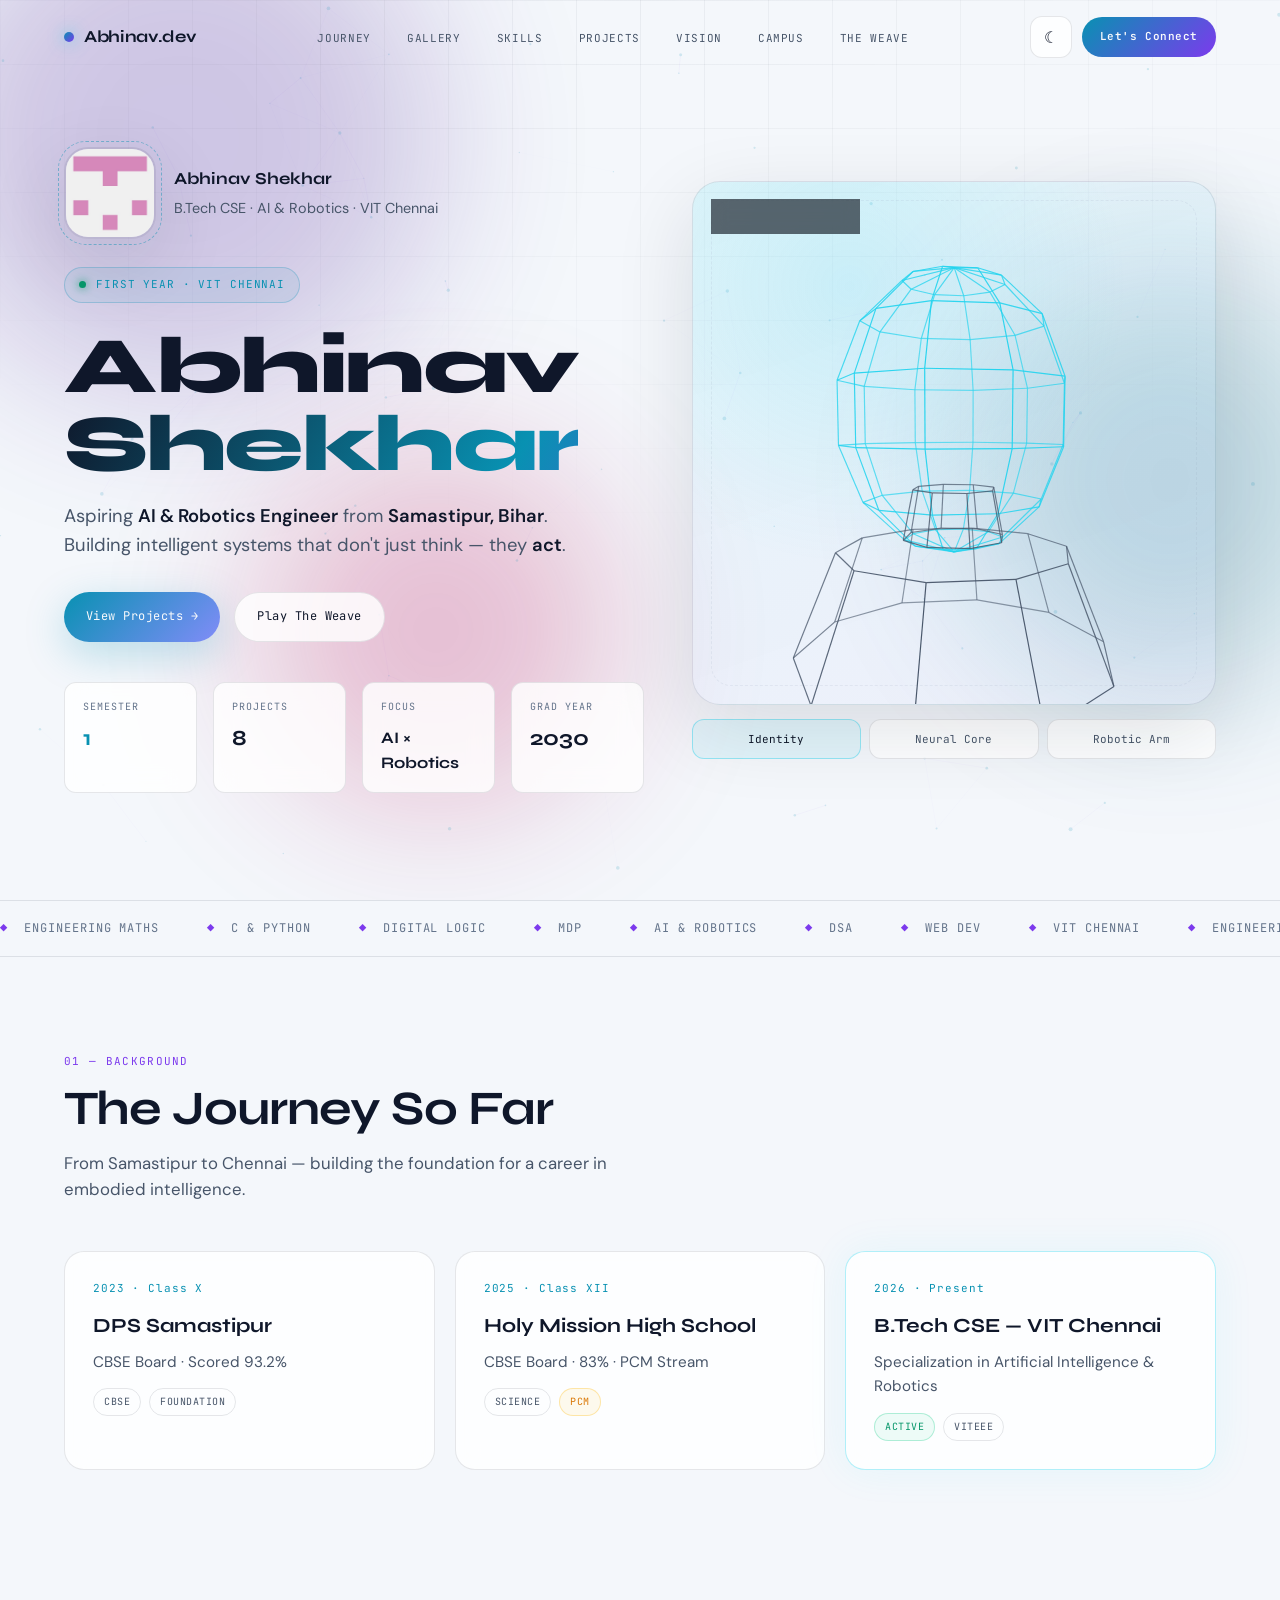
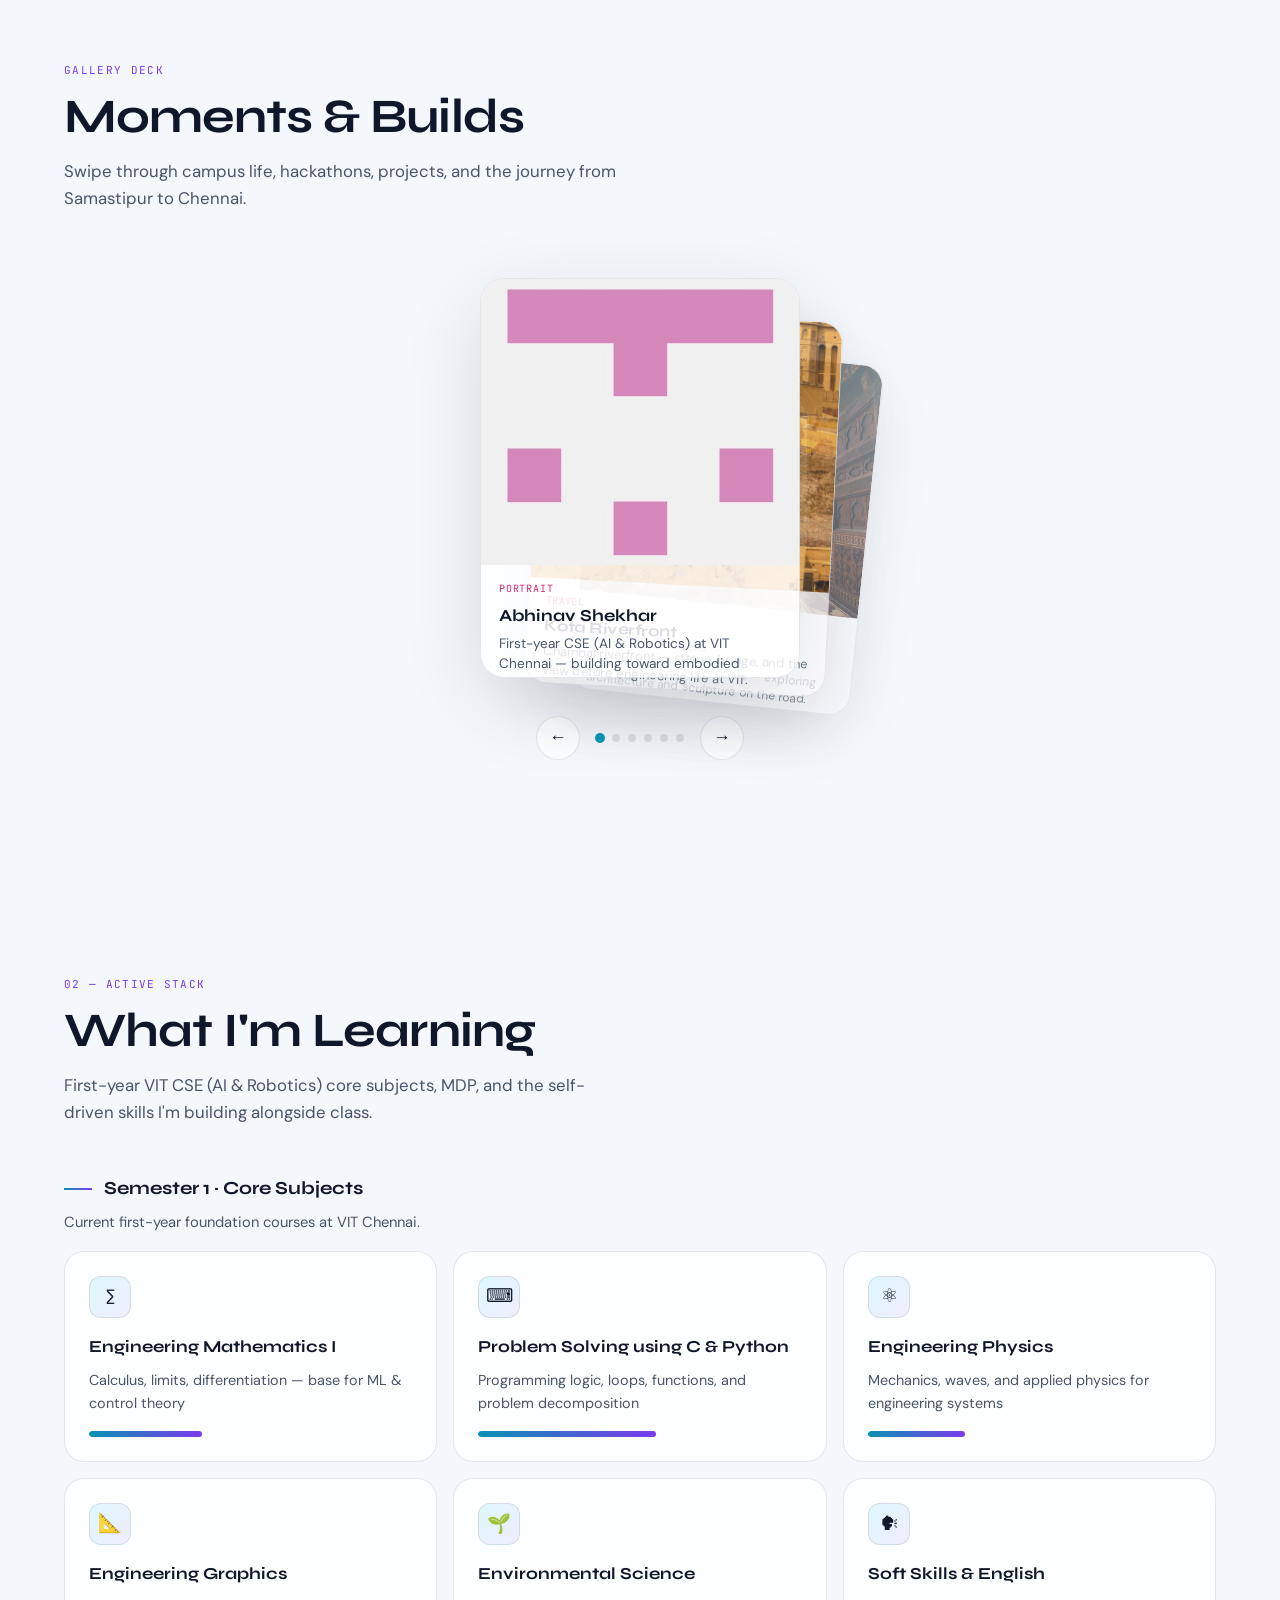
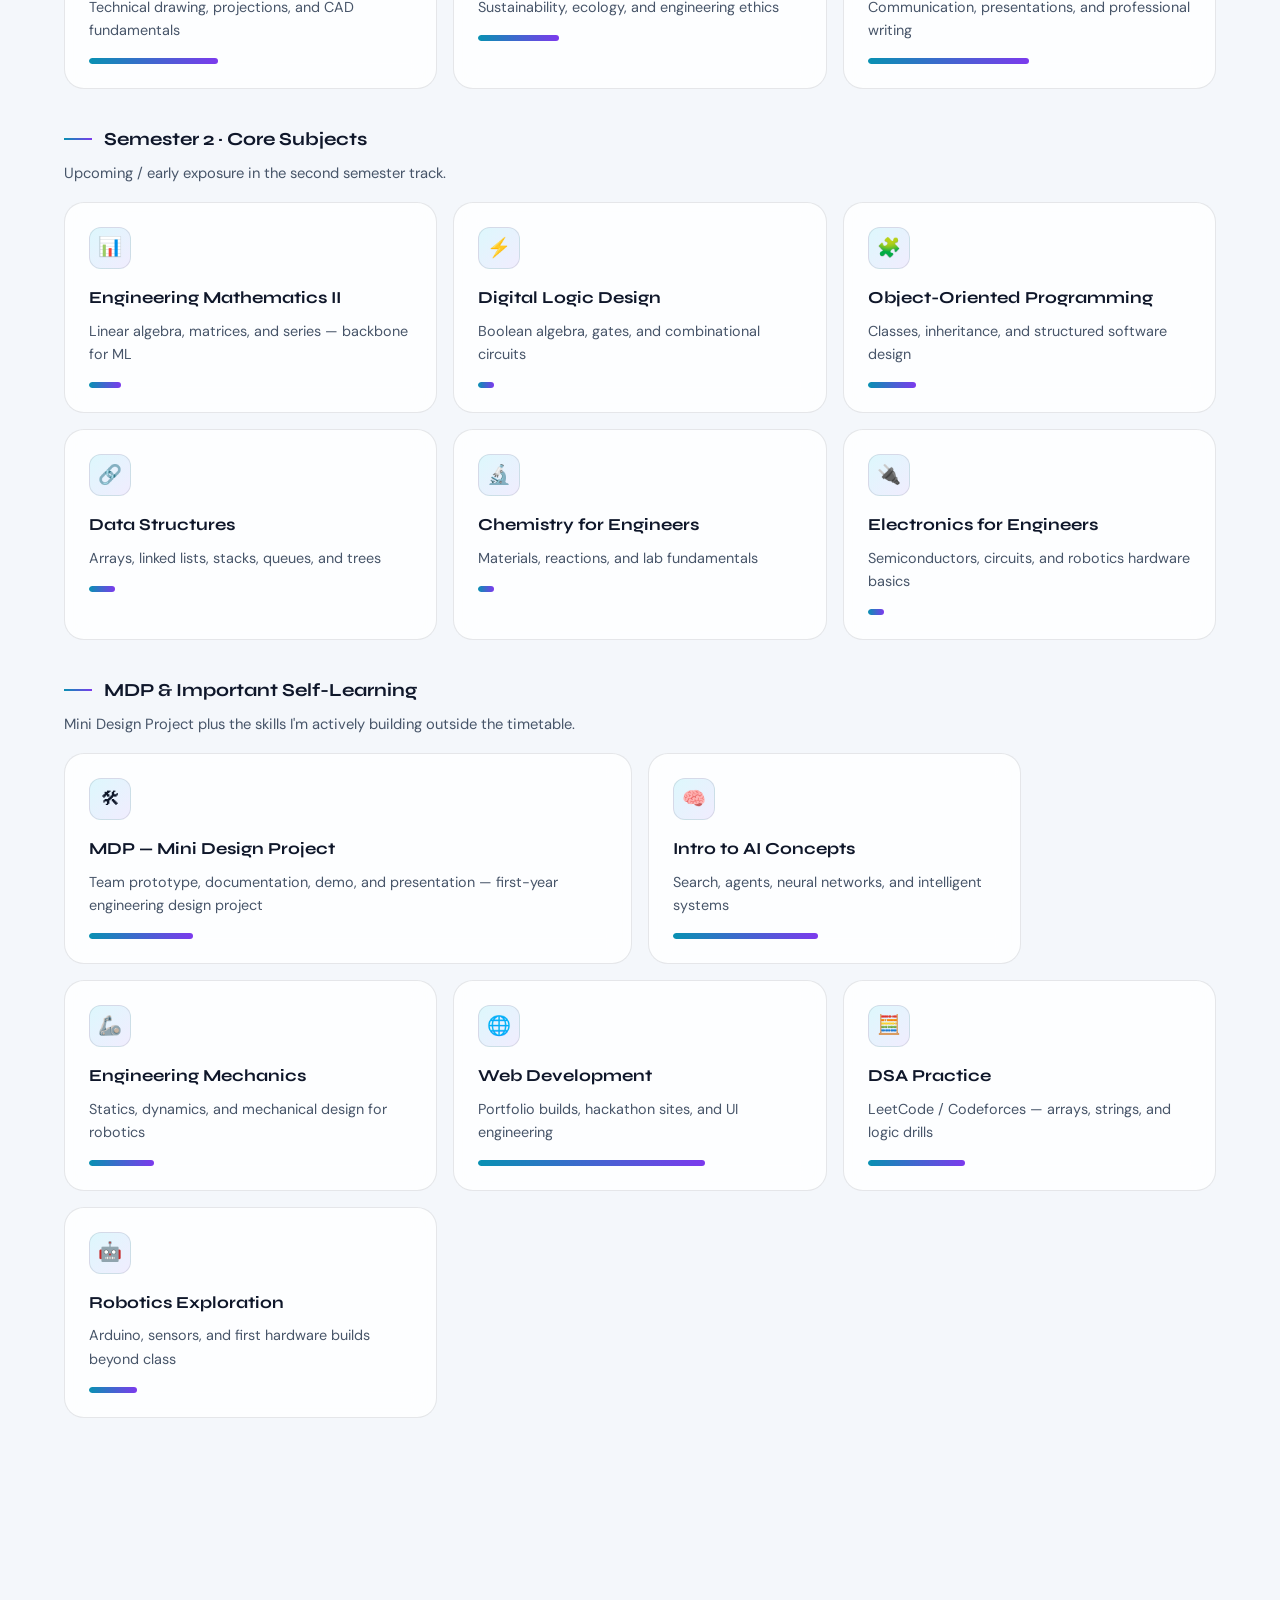
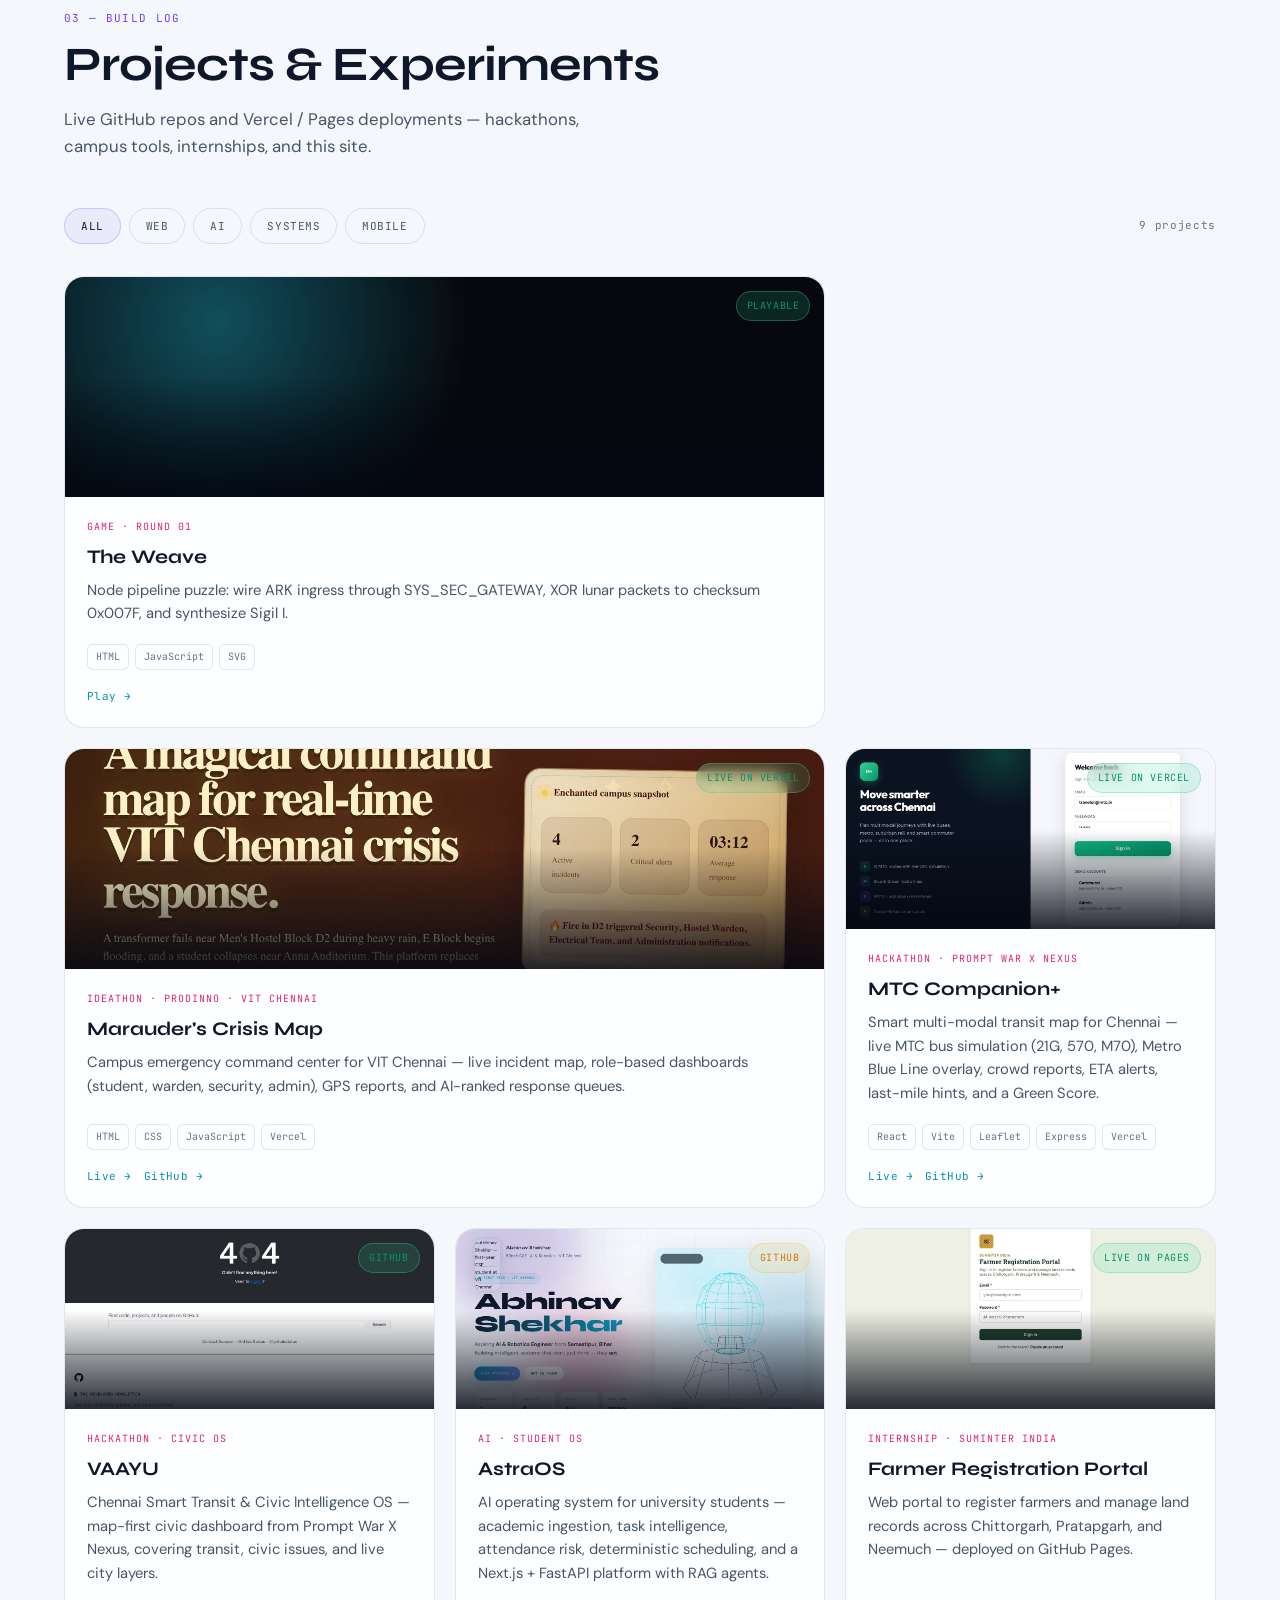
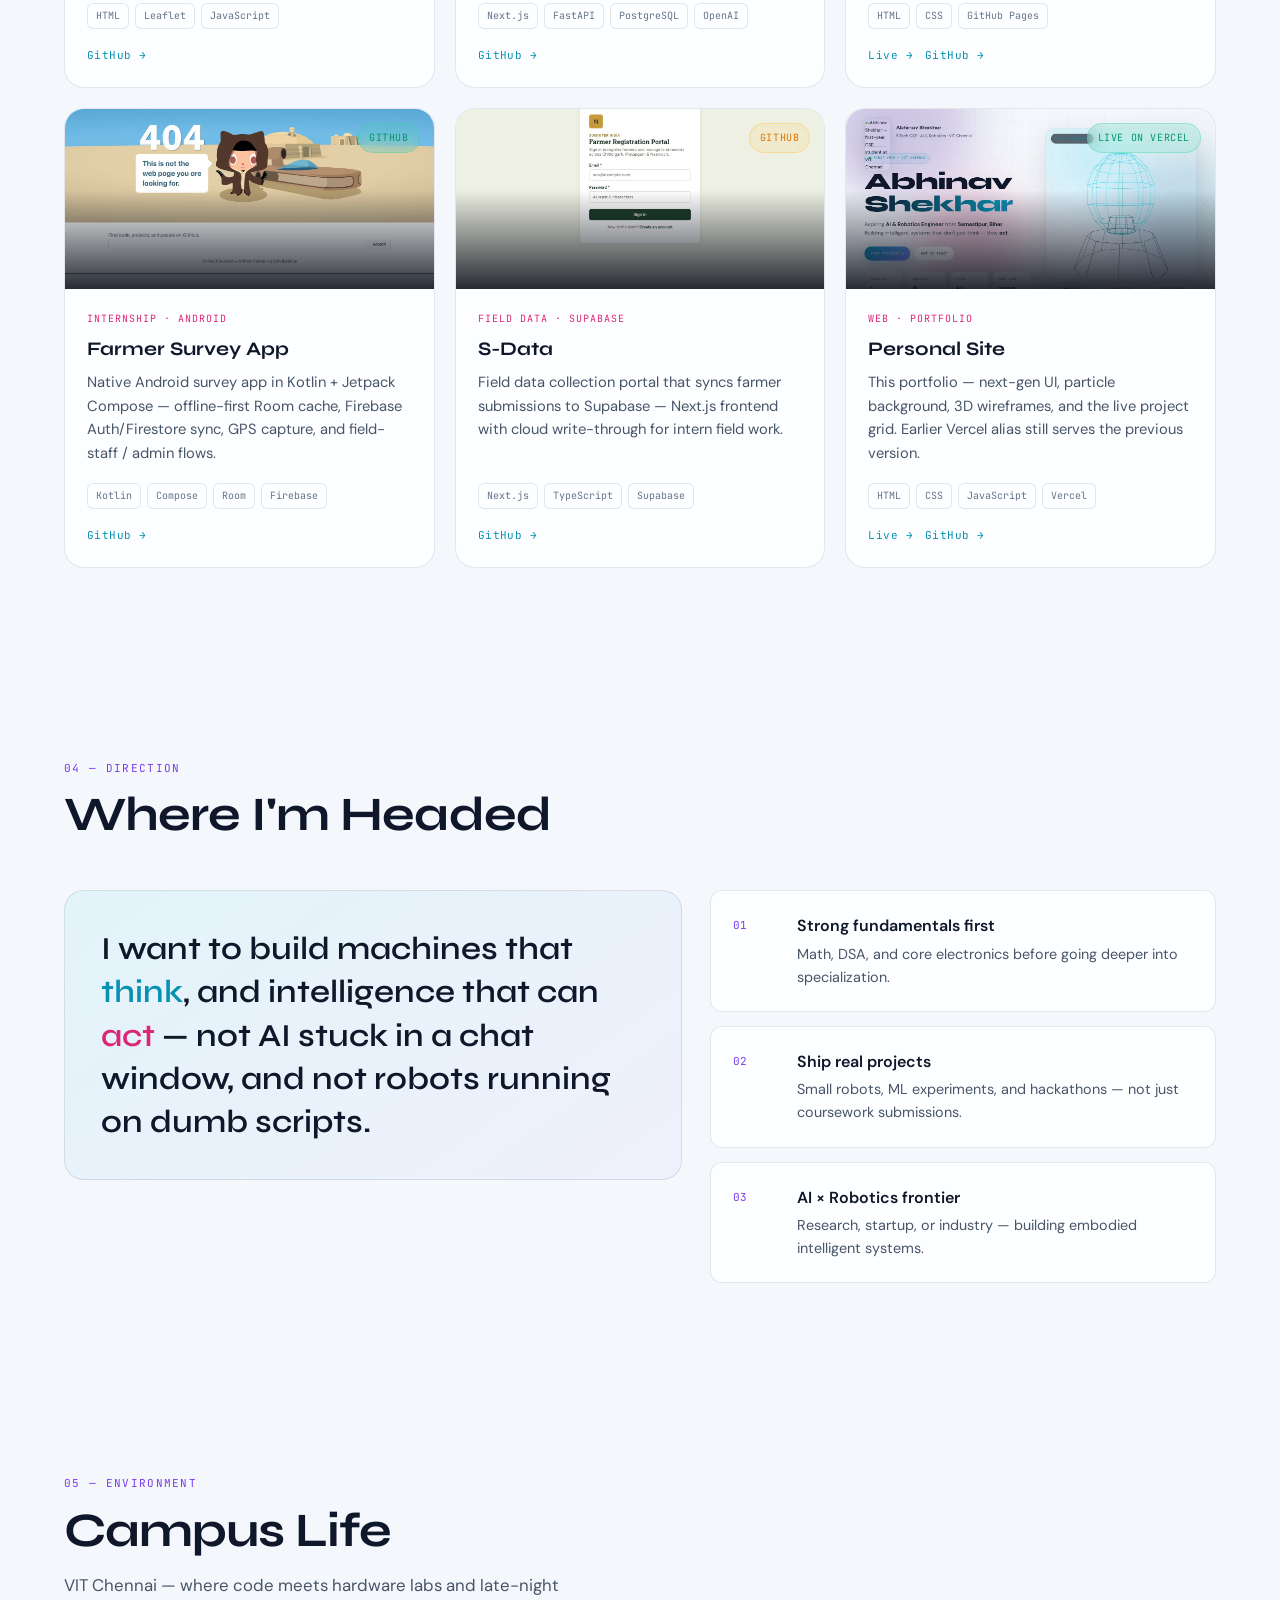
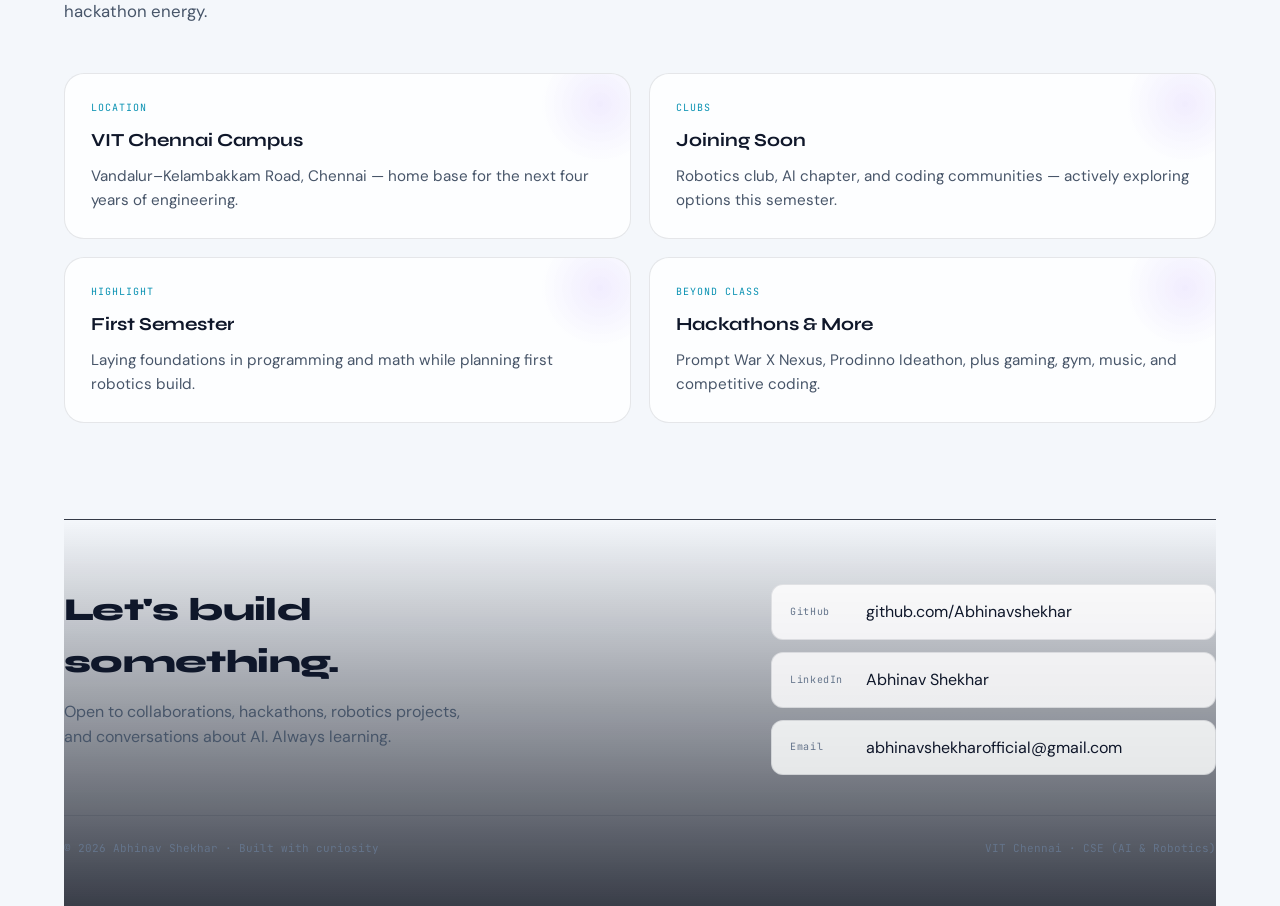
<file: index.html>
<!DOCTYPE html>
<html lang="en" data-theme="dark">
<head>
<meta charset="UTF-8">
<meta name="viewport" content="width=device-width, initial-scale=1.0">
<title>Abhinav Shekhar — AI & Robotics Engineer</title>
<meta name="description" content="First-year CSE student at VIT Chennai. Building at the intersection of AI and robotics.">
<link rel="preconnect" href="https://fonts.googleapis.com">
<link href="https://fonts.googleapis.com/css2?family=Syne:wght@500;600;700;800&family=DM+Sans:ital,opsz,wght@0,9..40,400;0,9..40,500;0,9..40,600;1,9..40,400&family=JetBrains+Mono:wght@400;500;600&display=swap" rel="stylesheet">
<script>
  (function () {
    var saved = localStorage.getItem('theme');
    var theme = saved || (window.matchMedia('(prefers-color-scheme: light)').matches ? 'light' : 'dark');
    document.documentElement.setAttribute('data-theme', theme);
  })();
</script>
<style>
  :root,
  [data-theme="dark"] {
    color-scheme: dark;
    --bg: #030712;
    --bg-2: #0a0f1c;
    --surface: rgba(15, 23, 42, 0.55);
    --surface-2: rgba(30, 41, 59, 0.45);
    --border: rgba(148, 163, 184, 0.12);
    --border-glow: rgba(56, 189, 248, 0.35);
    --text: #f1f5f9;
    --text-dim: #94a3b8;
    --text-faint: #64748b;
    --cyan: #22d3ee;
    --violet: #a78bfa;
    --pink: #f472b6;
    --amber: #fbbf24;
    --green: #34d399;
    --nav-bg: rgba(3, 7, 18, 0.72);
    --nav-menu-bg: rgba(10, 15, 28, 0.95);
    --grid-line: rgba(255, 255, 255, 0.025);
    --hero-gradient-start: #fff;
    --btn-primary-text: #030712;
    --particle-dot: rgba(34, 211, 238, 0.35);
    --particle-line: rgba(167, 139, 250, 0.08);
    --orb-opacity: 0.45;
    --display: 'Syne', sans-serif;
    --body: 'DM Sans', sans-serif;
    --mono: 'JetBrains Mono', monospace;
    --radius: 20px;
    --radius-sm: 12px;
    --shadow: 0 24px 80px rgba(0, 0, 0, 0.45);
    --ease: cubic-bezier(0.22, 1, 0.36, 1);
  }

  [data-theme="light"] {
    color-scheme: light;
    --bg: #f4f7fb;
    --bg-2: #e8eef6;
    --surface: rgba(255, 255, 255, 0.82);
    --surface-2: rgba(241, 245, 249, 0.92);
    --border: rgba(15, 23, 42, 0.1);
    --border-glow: rgba(14, 116, 144, 0.28);
    --text: #0f172a;
    --text-dim: #475569;
    --text-faint: #64748b;
    --cyan: #0891b2;
    --violet: #7c3aed;
    --pink: #db2777;
    --amber: #d97706;
    --green: #059669;
    --nav-bg: rgba(244, 247, 251, 0.88);
    --nav-menu-bg: rgba(255, 255, 255, 0.96);
    --grid-line: rgba(15, 23, 42, 0.05);
    --hero-gradient-start: #0f172a;
    --btn-primary-text: #f8fafc;
    --particle-dot: rgba(8, 145, 178, 0.28);
    --particle-line: rgba(124, 58, 237, 0.07);
    --orb-opacity: 0.22;
    --shadow: 0 24px 80px rgba(15, 23, 42, 0.12);
  }

  *, *::before, *::after { margin: 0; padding: 0; box-sizing: border-box; }
  html { scroll-behavior: smooth; }
  body {
    font-family: var(--body);
    background: var(--bg);
    color: var(--text);
    line-height: 1.6;
    overflow-x: hidden;
  }

  .bg-canvas {
    position: fixed; inset: 0; z-index: 0; pointer-events: none;
    overflow: hidden;
  }
  .orb {
    position: absolute; border-radius: 50%; filter: blur(80px); opacity: var(--orb-opacity);
    animation: floatOrb 18s var(--ease) infinite alternate;
  }
  .orb-1 { width: 520px; height: 520px; background: #4c1d95; top: -120px; left: -80px; }
  .orb-2 { width: 420px; height: 420px; background: #0e7490; top: 30%; right: -100px; animation-delay: -4s; }
  .orb-3 { width: 360px; height: 360px; background: #be185d; bottom: 10%; left: 20%; animation-delay: -8s; opacity: 0.25; }
  @keyframes floatOrb {
    0% { transform: translate(0, 0) scale(1); }
    100% { transform: translate(40px, -30px) scale(1.08); }
  }
  .grid-overlay {
    position: fixed; inset: 0; z-index: 0; pointer-events: none;
    background-image:
      linear-gradient(var(--grid-line) 1px, transparent 1px),
      linear-gradient(90deg, var(--grid-line) 1px, transparent 1px);
    background-size: 64px 64px;
    mask-image: radial-gradient(ellipse 90% 70% at 50% 0%, black, transparent 85%);
  }
  #particle-canvas {
    position: fixed; inset: 0; z-index: 0; pointer-events: none; opacity: 0.55;
  }

  .wrap {
    position: relative; z-index: 1;
    max-width: 1200px; margin: 0 auto; padding: 0 24px;
  }

  nav {
    position: fixed; top: 0; left: 0; right: 0; z-index: 100;
    padding: 16px 0;
    transition: background 0.4s var(--ease), border-color 0.4s, backdrop-filter 0.4s;
  }
  nav.scrolled {
    background: var(--nav-bg);
    backdrop-filter: blur(16px);
    border-bottom: 1px solid var(--border);
  }
  .nav-inner {
    max-width: 1200px; margin: 0 auto; padding: 0 24px;
    display: flex; align-items: center; justify-content: space-between; gap: 20px;
  }
  .brand {
    font-family: var(--display); font-weight: 700; font-size: 1.05rem;
    letter-spacing: -0.02em; text-decoration: none; color: var(--text);
    display: flex; align-items: center; gap: 10px;
  }
  .brand-dot {
    width: 10px; height: 10px; border-radius: 50%;
    background: linear-gradient(135deg, var(--cyan), var(--violet));
    box-shadow: 0 0 16px rgba(34, 211, 238, 0.6);
    animation: pulseDot 2.4s ease-in-out infinite;
  }
  @keyframes pulseDot {
    0%, 100% { transform: scale(1); opacity: 1; }
    50% { transform: scale(1.15); opacity: 0.7; }
  }
  .nav-links {
    display: flex; align-items: center; gap: 8px;
    list-style: none;
  }
  .nav-links a {
    font-family: var(--mono); font-size: 11px; letter-spacing: 0.06em;
    text-transform: uppercase; text-decoration: none; color: var(--text-dim);
    padding: 10px 14px; border-radius: 999px;
    transition: color 0.25s, background 0.25s;
  }
  .nav-links a:hover, .nav-links a.active {
    color: var(--text); background: var(--surface-2);
  }
  .nav-actions { display: flex; align-items: center; gap: 10px; }
  .theme-toggle {
    width: 42px; height: 42px; border-radius: 12px;
    border: 1px solid var(--border); background: var(--surface);
    color: var(--text); cursor: pointer; font-size: 1rem;
    display: grid; place-items: center;
    transition: transform 0.25s var(--ease), border-color 0.25s, background 0.25s;
  }
  .theme-toggle:hover { transform: translateY(-2px); border-color: var(--border-glow); }
  .theme-toggle .icon-sun, .theme-toggle .icon-moon { display: none; }
  [data-theme="dark"] .theme-toggle .icon-sun { display: block; }
  [data-theme="light"] .theme-toggle .icon-moon { display: block; }
  .nav-cta {
    font-family: var(--mono); font-size: 11px; letter-spacing: 0.05em;
    text-decoration: none; color: var(--btn-primary-text);
    background: linear-gradient(135deg, var(--cyan), var(--violet));
    padding: 11px 18px; border-radius: 999px; font-weight: 600;
    transition: transform 0.25s var(--ease), box-shadow 0.25s;
  }
  .nav-cta:hover { transform: translateY(-2px); box-shadow: 0 8px 32px rgba(34,211,238,0.35); }
  .menu-btn {
    display: none; background: none; border: 1px solid var(--border);
    color: var(--text); width: 42px; height: 42px; border-radius: 12px; cursor: pointer;
  }
  @media (max-width: 860px) {
    .nav-links, .nav-cta { display: none; }
    .menu-btn { display: grid; place-items: center; }
    .nav-links.open {
      display: flex; flex-direction: column; position: absolute;
      top: calc(100% + 8px); left: 24px; right: 24px;
      background: var(--nav-menu-bg); backdrop-filter: blur(16px);
      border: 1px solid var(--border); border-radius: var(--radius-sm);
      padding: 12px;
    }
  }

  .hero {
    min-height: 100vh; display: grid;
    grid-template-columns: 1.05fr 0.95fr; gap: 48px; align-items: center;
    padding: 120px 0 80px;
  }
  @media (max-width: 920px) {
    .hero { grid-template-columns: 1fr; padding-top: 100px; min-height: auto; }
  }

  .hero-badge {
    display: inline-flex; align-items: center; gap: 10px;
    font-family: var(--mono); font-size: 11px; letter-spacing: 0.08em;
    text-transform: uppercase; color: var(--cyan);
    border: 1px solid color-mix(in srgb, var(--cyan) 25%, transparent);
    background: color-mix(in srgb, var(--cyan) 8%, transparent);
    padding: 8px 14px; border-radius: 999px; margin-bottom: 24px;
  }
  .hero-badge .live {
    width: 7px; height: 7px; border-radius: 50%; background: var(--green);
    box-shadow: 0 0 10px var(--green);
    animation: pulseDot 1.8s ease-in-out infinite;
  }

  .hero-title {
    font-family: var(--display); font-weight: 800;
    font-size: clamp(2.8rem, 7vw, 5rem); line-height: 0.98;
    letter-spacing: -0.03em; margin-bottom: 18px;
  }
  .hero-title .gradient {
    background: linear-gradient(120deg, var(--hero-gradient-start) 0%, var(--cyan) 45%, var(--violet) 80%, var(--pink) 100%);
    background-size: 200% auto;
    -webkit-background-clip: text; background-clip: text; color: transparent;
    animation: shimmer 8s linear infinite;
  }
  @keyframes shimmer {
    0% { background-position: 0% center; }
    100% { background-position: 200% center; }
  }

  .hero-sub {
    font-size: clamp(1rem, 2vw, 1.15rem); color: var(--text-dim);
    max-width: 520px; margin-bottom: 32px;
  }
  .hero-sub strong { color: var(--text); font-weight: 600; }

  .hero-actions { display: flex; flex-wrap: wrap; gap: 14px; margin-bottom: 40px; }
  .btn {
    display: inline-flex; align-items: center; gap: 8px;
    font-family: var(--mono); font-size: 12px; letter-spacing: 0.04em;
    text-decoration: none; padding: 14px 22px; border-radius: 999px;
    transition: transform 0.3s var(--ease), box-shadow 0.3s, background 0.3s;
    border: none; cursor: pointer;
  }
  .btn-primary {
    color: var(--btn-primary-text); background: linear-gradient(135deg, var(--cyan), #818cf8);
    box-shadow: 0 12px 40px color-mix(in srgb, var(--cyan) 25%, transparent);
  }
  .btn-primary:hover { transform: translateY(-3px); box-shadow: 0 16px 48px color-mix(in srgb, var(--cyan) 35%, transparent); }
  .btn-ghost {
    color: var(--text); background: var(--surface);
    border: 1px solid var(--border);
  }
  .btn-ghost:hover { background: var(--surface-2); transform: translateY(-2px); }

  .hero-profile {
    display: flex; align-items: center; gap: 18px; margin-bottom: 28px;
  }
  .hero-photo-wrap {
    position: relative; width: 92px; height: 92px; flex-shrink: 0;
  }
  .hero-photo {
    width: 100%; height: 100%; object-fit: cover; border-radius: 24px;
    border: 2px solid var(--border); box-shadow: var(--shadow);
  }
  .hero-photo-ring {
    position: absolute; inset: -6px; border-radius: 28px;
    border: 1px dashed color-mix(in srgb, var(--cyan) 45%, transparent);
    animation: spinSlow 18s linear infinite;
  }
  .hero-profile-meta { min-width: 0; }
  .hero-profile-name {
    font-family: var(--display); font-weight: 700; font-size: 1.05rem; margin-bottom: 4px;
  }
  .hero-profile-role { font-size: 0.9rem; color: var(--text-dim); }

  .hero-metrics {
    display: grid; grid-template-columns: repeat(4, 1fr); gap: 16px;
  }
  @media (max-width: 640px) { .hero-metrics { grid-template-columns: repeat(2, 1fr); } }
  .metric {
    background: var(--surface); border: 1px solid var(--border);
    border-radius: var(--radius-sm); padding: 16px 18px;
    backdrop-filter: blur(12px);
    transition: border-color 0.3s, transform 0.3s var(--ease);
  }
  .metric:hover { border-color: var(--border-glow); transform: translateY(-4px); }
  .metric-label {
    font-family: var(--mono); font-size: 10px; color: var(--text-faint);
    letter-spacing: 0.1em; text-transform: uppercase; margin-bottom: 6px;
  }
  .metric-value {
    font-family: var(--display); font-weight: 700; font-size: 1.35rem;
  }
  .metric-value.accent { color: var(--cyan); }

  .hero-visual { position: relative; }
  .visual-frame {
    position: relative; aspect-ratio: 1/1; border-radius: 28px;
    background: linear-gradient(160deg, rgba(34,211,238,0.08), rgba(167,139,250,0.06));
    border: 1px solid var(--border); overflow: hidden;
    box-shadow: var(--shadow);
  }
  .visual-frame::before {
    content: ''; position: absolute; inset: 0;
    background: radial-gradient(circle at 30% 20%, rgba(34,211,238,0.15), transparent 50%);
    pointer-events: none;
  }
  .visual-ring {
    position: absolute; inset: 18px; border-radius: 20px;
    border: 1px dashed rgba(148,163,184,0.15);
    animation: spinSlow 30s linear infinite;
  }
  @keyframes spinSlow { to { transform: rotate(360deg); } }
  #model-stage {
    position: absolute; inset: 0; cursor: grab; touch-action: none;
  }
  #model-stage:active { cursor: grabbing; }
  #model-stage svg { width: 100%; height: 100%; }
  .model-scene { position: absolute; inset: 0; display: none; }
  .model-scene.active { display: block; }
  .visual-tag {
    position: absolute; top: 18px; left: 18px; z-index: 5;
    font-family: var(--mono); font-size: 10px; letter-spacing: 0.08em;
    text-transform: uppercase; color: var(--cyan);
    background: rgba(3,7,18,0.6); border: 1px solid var(--border);
    padding: 8px 12px; border-radius: 999px; backdrop-filter: blur(8px);
  }
  .model-tabs {
    display: flex; gap: 8px; margin-top: 14px;
  }
  .model-tab {
    flex: 1; padding: 12px; border-radius: var(--radius-sm);
    background: var(--surface); border: 1px solid var(--border);
    color: var(--text-dim); font-family: var(--mono); font-size: 11px;
    cursor: pointer; transition: all 0.25s;
  }
  .model-tab.active, .model-tab:hover {
    color: var(--text); border-color: rgba(34,211,238,0.4);
    background: rgba(34,211,238,0.08);
  }

  .marquee-wrap {
    border-block: 1px solid var(--border);
    background: rgba(255,255,255,0.02); overflow: hidden; padding: 18px 0;
  }
  .marquee-track {
    display: flex; gap: 48px; width: max-content;
    animation: marquee 28s linear infinite;
  }
  @keyframes marquee {
    0% { transform: translateX(0); }
    100% { transform: translateX(-50%); }
  }
  .marquee-item {
    font-family: var(--mono); font-size: 12px; letter-spacing: 0.08em;
    text-transform: uppercase; color: var(--text-faint); white-space: nowrap;
  }
  .marquee-item span { color: var(--violet); margin-right: 8px; }

  section { padding: 96px 0; }
  .section-head { margin-bottom: 48px; }
  .section-kicker {
    font-family: var(--mono); font-size: 11px; letter-spacing: 0.12em;
    text-transform: uppercase; color: var(--violet); margin-bottom: 12px;
  }
  .section-title {
    font-family: var(--display); font-weight: 700;
    font-size: clamp(2rem, 4vw, 3rem); letter-spacing: -0.02em;
    line-height: 1.1;
  }
  .section-desc {
    margin-top: 14px; color: var(--text-dim); max-width: 560px; font-size: 1.05rem;
  }

  .reveal {
    opacity: 0; transform: translateY(32px);
    transition: opacity 0.8s var(--ease), transform 0.8s var(--ease);
  }
  .reveal.visible { opacity: 1; transform: translateY(0); }
  .reveal-delay-1 { transition-delay: 0.1s; }
  .reveal-delay-2 { transition-delay: 0.2s; }
  .reveal-delay-3 { transition-delay: 0.3s; }

  .timeline-grid {
    display: grid; grid-template-columns: repeat(3, 1fr); gap: 20px;
  }
  @media (max-width: 860px) { .timeline-grid { grid-template-columns: 1fr; } }
  .timeline-card {
    position: relative; padding: 28px; border-radius: var(--radius);
    background: var(--surface); border: 1px solid var(--border);
    backdrop-filter: blur(12px); overflow: hidden;
    transition: transform 0.4s var(--ease), border-color 0.4s, box-shadow 0.4s;
  }
  .timeline-card::before {
    content: ''; position: absolute; top: 0; left: 0; right: 0; height: 3px;
    background: linear-gradient(90deg, var(--cyan), var(--violet));
    transform: scaleX(0); transform-origin: left;
    transition: transform 0.5s var(--ease);
  }
  .timeline-card:hover {
    transform: translateY(-8px); border-color: var(--border-glow);
    box-shadow: 0 20px 60px rgba(0,0,0,0.35);
  }
  .timeline-card:hover::before { transform: scaleX(1); }
  .timeline-card.current {
    border-color: rgba(34,211,238,0.35);
    box-shadow: 0 0 40px rgba(34,211,238,0.08);
  }
  .tl-year {
    font-family: var(--mono); font-size: 11px; color: var(--cyan);
    letter-spacing: 0.08em; margin-bottom: 12px;
  }
  .tl-title {
    font-family: var(--display); font-weight: 700; font-size: 1.25rem;
    margin-bottom: 8px;
  }
  .tl-sub { color: var(--text-dim); font-size: 0.95rem; margin-bottom: 14px; }
  .tag-row { display: flex; flex-wrap: wrap; gap: 8px; }
  .tag {
    font-family: var(--mono); font-size: 10px; letter-spacing: 0.05em;
    text-transform: uppercase; padding: 5px 10px; border-radius: 999px;
    border: 1px solid var(--border); color: var(--text-dim);
  }
  .tag.hot { color: var(--amber); border-color: rgba(251,191,36,0.35); background: rgba(251,191,36,0.08); }
  .tag.live { color: var(--green); border-color: rgba(52,211,153,0.35); background: rgba(52,211,153,0.08); }

  .bento {
    display: grid; grid-template-columns: repeat(12, 1fr); gap: 16px;
  }
  .bento-cell {
    grid-column: span 4; padding: 24px; border-radius: var(--radius);
    background: var(--surface); border: 1px solid var(--border);
    backdrop-filter: blur(12px);
    transition: transform 0.35s var(--ease), border-color 0.35s;
  }
  .bento-cell:hover { transform: translateY(-6px); border-color: var(--border-glow); }
  .bento-cell.wide { grid-column: span 6; }
  @media (max-width: 900px) {
    .bento-cell, .bento-cell.wide { grid-column: span 6; }
  }
  @media (max-width: 600px) {
    .bento-cell, .bento-cell.wide { grid-column: span 12; }
  }
  .skill-icon {
    width: 42px; height: 42px; border-radius: 12px; display: grid; place-items: center;
    font-size: 1.2rem; margin-bottom: 16px;
    background: linear-gradient(135deg, rgba(34,211,238,0.15), rgba(167,139,250,0.15));
    border: 1px solid var(--border);
  }
  .skill-name {
    font-family: var(--display); font-weight: 700; font-size: 1.05rem; margin-bottom: 8px;
  }
  .skill-meta { font-size: 0.9rem; color: var(--text-dim); margin-bottom: 16px; }
  .progress-track {
    height: 6px; background: rgba(255,255,255,0.06); border-radius: 999px; overflow: hidden;
  }
  .progress-fill {
    height: 100%; border-radius: 999px;
    background: linear-gradient(90deg, var(--cyan), var(--violet));
    width: 0; transition: width 1.2s var(--ease);
  }

  .stack-groups { display: flex; flex-direction: column; gap: 36px; }
  .stack-group-title {
    font-family: var(--display); font-weight: 700; font-size: 1.15rem;
    margin-bottom: 16px; display: flex; align-items: center; gap: 12px;
  }
  .stack-group-title::before {
    content: ''; width: 28px; height: 2px;
    background: linear-gradient(90deg, var(--cyan), var(--violet));
  }
  .stack-group-note {
    font-size: 0.92rem; color: var(--text-dim); margin: -8px 0 16px;
  }
  .bento-cell.sem-tag {
    grid-column: span 12; padding: 14px 18px;
    background: color-mix(in srgb, var(--violet) 8%, transparent);
    border-style: dashed;
  }
  .sem-tag-label {
    font-family: var(--mono); font-size: 10px; letter-spacing: 0.1em;
    text-transform: uppercase; color: var(--violet);
  }

  /* ===== GALLERY DECK ===== */
  .gallery-deck { position: relative; padding: 8px 0 24px; }
  .deck-stage {
    position: relative; height: 420px; perspective: 1200px;
    display: grid; place-items: center;
  }
  @media (max-width: 640px) { .deck-stage { height: 360px; } }
  .deck-card {
    position: absolute; width: min(320px, 82vw); aspect-ratio: 4/5;
    border-radius: 24px; overflow: hidden;
    border: 1px solid var(--border); background: var(--surface);
    box-shadow: var(--shadow); transform-origin: center bottom;
    transition: transform 0.55s var(--ease), opacity 0.45s, filter 0.45s;
    cursor: grab; user-select: none;
  }
  .deck-card img {
    width: 100%; height: 72%; object-fit: cover; display: block;
  }
  .deck-card-visual {
    height: 72%; display: grid; place-items: center; font-size: 4rem;
    background: linear-gradient(135deg, color-mix(in srgb, var(--cyan) 18%, transparent), color-mix(in srgb, var(--violet) 14%, transparent));
  }
  .deck-card-body { padding: 16px 18px; }
  .deck-card-tag {
    font-family: var(--mono); font-size: 10px; letter-spacing: 0.08em;
    text-transform: uppercase; color: var(--pink); margin-bottom: 6px;
  }
  .deck-card-title {
    font-family: var(--display); font-weight: 700; font-size: 1.05rem; margin-bottom: 4px;
  }
  .deck-card-sub { font-size: 0.85rem; color: var(--text-dim); line-height: 1.45; }
  .deck-controls {
    display: flex; align-items: center; justify-content: center; gap: 16px; margin-top: 28px;
  }
  .deck-btn {
    width: 44px; height: 44px; border-radius: 999px;
    border: 1px solid var(--border); background: var(--surface);
    color: var(--text); cursor: pointer; font-size: 1.1rem;
    transition: transform 0.25s, border-color 0.25s;
  }
  .deck-btn:hover { transform: translateY(-2px); border-color: var(--border-glow); }
  .deck-dots { display: flex; gap: 8px; }
  .deck-dot {
    width: 8px; height: 8px; border-radius: 999px; border: none;
    background: var(--border); cursor: pointer; transition: transform 0.25s, background 0.25s;
  }
  .deck-dot.active { background: var(--cyan); transform: scale(1.25); }

  .project-toolbar {
    display: flex; flex-wrap: wrap; align-items: center; justify-content: space-between;
    gap: 16px; margin-bottom: 32px;
  }
  .filter-tabs { display: flex; flex-wrap: wrap; gap: 8px; }
  .filter-btn {
    font-family: var(--mono); font-size: 11px; letter-spacing: 0.05em;
    text-transform: uppercase; padding: 10px 16px; border-radius: 999px;
    border: 1px solid var(--border); background: transparent; color: var(--text-dim);
    cursor: pointer; transition: all 0.25s;
  }
  .filter-btn.active, .filter-btn:hover {
    color: var(--text); background: rgba(167,139,250,0.12);
    border-color: rgba(167,139,250,0.4);
  }
  .project-count {
    font-family: var(--mono); font-size: 11px; color: var(--text-faint);
    letter-spacing: 0.06em;
  }

  .projects-grid {
    display: grid; grid-template-columns: repeat(3, 1fr); gap: 20px;
  }
  @media (max-width: 980px) { .projects-grid { grid-template-columns: repeat(2, 1fr); } }
  @media (max-width: 640px) { .projects-grid { grid-template-columns: 1fr; } }

  .project-card {
    position: relative; border-radius: var(--radius); overflow: hidden;
    background: var(--surface); border: 1px solid var(--border);
    backdrop-filter: blur(12px);
    transition: transform 0.45s var(--ease), border-color 0.45s, box-shadow 0.45s;
    display: flex; flex-direction: column;
  }
  .project-card.hidden { display: none; }
  .project-card:hover {
    transform: translateY(-10px) scale(1.01);
    border-color: rgba(244,114,182,0.35);
    box-shadow: 0 28px 70px rgba(0,0,0,0.4);
  }
  .project-thumb {
    position: relative; height: 180px; overflow: hidden;
    background: linear-gradient(135deg, rgba(34,211,238,0.12), rgba(167,139,250,0.1));
  }
  .project-thumb::after {
    content: ''; position: absolute; inset: 0;
    background: linear-gradient(to top, rgba(3,7,18,0.85), transparent 55%);
  }
  .project-thumb img {
    width: 100%; height: 100%; object-fit: cover; display: block;
    transition: transform 0.6s var(--ease);
  }
  .project-card:hover .project-thumb img { transform: scale(1.06); }
  .project-thumb-inner {
    position: absolute; inset: 0; display: grid; place-items: center;
    font-size: 3rem; opacity: 0.35;
    transition: transform 0.6s var(--ease), opacity 0.4s;
  }
  .project-card:hover .project-thumb-inner {
    transform: scale(1.08); opacity: 0.55;
  }
  .project-status {
    position: absolute; top: 14px; right: 14px; z-index: 2;
    font-family: var(--mono); font-size: 10px; letter-spacing: 0.06em;
    text-transform: uppercase; padding: 6px 10px; border-radius: 999px;
    backdrop-filter: blur(8px);
  }
  .status-live { background: rgba(52,211,153,0.15); color: var(--green); border: 1px solid rgba(52,211,153,0.35); }
  .status-build { background: rgba(251,191,36,0.12); color: var(--amber); border: 1px solid rgba(251,191,36,0.35); }
  .status-plan { background: rgba(148,163,184,0.12); color: var(--text-dim); border: 1px solid var(--border); }

  .project-body { padding: 22px; flex: 1; display: flex; flex-direction: column; }
  .project-cat {
    font-family: var(--mono); font-size: 10px; letter-spacing: 0.1em;
    text-transform: uppercase; color: var(--pink); margin-bottom: 10px;
  }
  .project-title {
    font-family: var(--display); font-weight: 700; font-size: 1.2rem;
    margin-bottom: 10px; line-height: 1.25;
  }
  .project-desc {
    font-size: 0.92rem; color: var(--text-dim); margin-bottom: 18px; flex: 1;
  }
  .project-stack { display: flex; flex-wrap: wrap; gap: 6px; margin-bottom: 18px; }
  .stack-pill {
    font-family: var(--mono); font-size: 10px; padding: 4px 8px; border-radius: 6px;
    background: rgba(255,255,255,0.04); color: var(--text-faint); border: 1px solid var(--border);
  }
  .project-links { display: flex; gap: 12px; }
  .project-link {
    font-family: var(--mono); font-size: 11px; letter-spacing: 0.04em;
    text-decoration: none; color: var(--cyan);
    display: inline-flex; align-items: center; gap: 6px;
    transition: color 0.2s, gap 0.2s;
  }
  .project-link:hover { color: var(--text); gap: 10px; }
  .project-link.muted { color: var(--text-faint); pointer-events: none; }

  .project-card.featured { grid-column: span 2; }
  @media (max-width: 980px) { .project-card.featured { grid-column: span 2; } }
  @media (max-width: 640px) { .project-card.featured { grid-column: span 1; } }
  .project-card.featured .project-thumb { height: 220px; }

  .goals-grid {
    display: grid; grid-template-columns: 1.1fr 0.9fr; gap: 28px; align-items: start;
  }
  @media (max-width: 900px) { .goals-grid { grid-template-columns: 1fr; } }
  .quote-block {
    padding: 36px; border-radius: var(--radius);
    background: linear-gradient(145deg, rgba(34,211,238,0.08), rgba(167,139,250,0.06));
    border: 1px solid var(--border);
    font-family: var(--display); font-weight: 600;
    font-size: clamp(1.4rem, 2.5vw, 2rem); line-height: 1.35;
  }
  .quote-block .hl-cyan { color: var(--cyan); }
  .quote-block .hl-pink { color: var(--pink); }
  .goal-cards { display: flex; flex-direction: column; gap: 14px; }
  .goal-card {
    display: flex; gap: 16px; padding: 22px; border-radius: var(--radius-sm);
    background: var(--surface); border: 1px solid var(--border);
    transition: transform 0.35s var(--ease), border-color 0.35s;
  }
  .goal-card:hover { transform: translateX(8px); border-color: var(--border-glow); }
  .goal-num {
    font-family: var(--mono); font-size: 11px; color: var(--violet);
    min-width: 48px; padding-top: 4px;
  }
  .goal-title { font-weight: 600; margin-bottom: 4px; }
  .goal-sub { font-size: 0.9rem; color: var(--text-dim); }

  .campus-grid {
    display: grid; grid-template-columns: repeat(2, 1fr); gap: 18px;
  }
  @media (max-width: 700px) { .campus-grid { grid-template-columns: 1fr; } }
  .campus-card {
    padding: 26px; border-radius: var(--radius); position: relative; overflow: hidden;
    background: var(--surface); border: 1px solid var(--border);
    transition: transform 0.4s var(--ease);
  }
  .campus-card:hover { transform: translateY(-6px); }
  .campus-card::after {
    content: ''; position: absolute; width: 120px; height: 120px; border-radius: 50%;
    background: radial-gradient(circle, rgba(167,139,250,0.15), transparent 70%);
    top: -30px; right: -30px; pointer-events: none;
  }
  .campus-label {
    font-family: var(--mono); font-size: 10px; letter-spacing: 0.1em;
    text-transform: uppercase; color: var(--cyan); margin-bottom: 10px;
  }
  .campus-title {
    font-family: var(--display); font-weight: 700; font-size: 1.15rem; margin-bottom: 8px;
  }
  .campus-body { color: var(--text-dim); font-size: 0.95rem; }

  footer {
    padding: 64px 0 48px;
    border-top: 1px solid var(--border);
    background: linear-gradient(to top, rgba(10,15,28,0.8), transparent);
  }
  .footer-grid {
    display: grid; grid-template-columns: 1.2fr 0.8fr; gap: 40px; margin-bottom: 40px;
  }
  @media (max-width: 760px) { .footer-grid { grid-template-columns: 1fr; } }
  .footer-title {
    font-family: var(--display); font-weight: 800; font-size: 2rem;
    letter-spacing: -0.02em; margin-bottom: 12px;
  }
  .footer-text { color: var(--text-dim); max-width: 420px; }
  .contact-links { display: flex; flex-direction: column; gap: 12px; }
  .contact-link {
    display: flex; align-items: center; gap: 12px; text-decoration: none;
    color: var(--text); padding: 14px 18px; border-radius: var(--radius-sm);
    background: var(--surface); border: 1px solid var(--border);
    transition: transform 0.3s var(--ease), border-color 0.3s;
  }
  .contact-link:hover { transform: translateX(6px); border-color: var(--border-glow); }
  .contact-link span:first-child {
    font-family: var(--mono); font-size: 10px; color: var(--text-faint);
    min-width: 64px; letter-spacing: 0.06em;
  }
  .footer-bottom {
    display: flex; justify-content: space-between; flex-wrap: wrap; gap: 12px;
    padding-top: 24px; border-top: 1px solid var(--border);
    font-family: var(--mono); font-size: 11px; color: var(--text-faint);
  }

  .loader {
    position: fixed; inset: 0; z-index: 9999; background: var(--bg);
    display: grid; place-items: center;
    transition: opacity 0.6s, visibility 0.6s;
  }
  .loader.done { opacity: 0; visibility: hidden; pointer-events: none; }
  .loader-text {
    font-family: var(--mono); font-size: 12px; letter-spacing: 0.2em;
    color: var(--cyan); animation: pulseDot 1.2s ease-in-out infinite;
  }

  @media (prefers-reduced-motion: reduce) {
    *, *::before, *::after {
      animation-duration: 0.01ms !important;
      animation-iteration-count: 1 !important;
      transition-duration: 0.01ms !important;
    }
    .reveal { opacity: 1; transform: none; }
  }
</style>
</head>
<body>

<div class="loader" id="loader"><div class="loader-text">INITIALIZING</div></div>

<div class="bg-canvas">
  <div class="orb orb-1"></div>
  <div class="orb orb-2"></div>
  <div class="orb orb-3"></div>
</div>
<div class="grid-overlay"></div>
<canvas id="particle-canvas"></canvas>

<nav id="nav">
  <div class="nav-inner">
    <a class="brand" href="#"><span class="brand-dot"></span>Abhinav.dev</a>
    <ul class="nav-links" id="nav-links">
      <li><a href="#schooling">Journey</a></li>
      <li><a href="#gallery">Gallery</a></li>
      <li><a href="#learning">Skills</a></li>
      <li><a href="#projects">Projects</a></li>
      <li><a href="#ambitions">Vision</a></li>
      <li><a href="#campus">Campus</a></li>
      <li><a href="weave.html">The Weave</a></li>
    </ul>
    <div class="nav-actions">
      <button class="theme-toggle" id="theme-toggle" type="button" aria-label="Toggle dark and light mode">
        <span class="icon-sun" aria-hidden="true">☀</span>
        <span class="icon-moon" aria-hidden="true">☾</span>
      </button>
      <a class="nav-cta" href="#contact">Let's Connect</a>
    </div>
    <button class="menu-btn" id="menu-btn" aria-label="Menu">☰</button>
  </div>
</nav>

<div class="wrap">
  <section class="hero">
    <div class="hero-copy">
      <div class="hero-profile reveal">
        <div class="hero-photo-wrap">
          <span class="hero-photo-ring" aria-hidden="true"></span>
          <img class="hero-photo" src="assets/gallery/portrait.jpg" alt="Abhinav Shekhar — first-year CSE student at VIT Chennai" width="92" height="92">
        </div>
        <div class="hero-profile-meta">
          <div class="hero-profile-name">Abhinav Shekhar</div>
          <div class="hero-profile-role">B.Tech CSE · AI & Robotics · VIT Chennai</div>
        </div>
      </div>
      <div class="hero-badge reveal"><span class="live"></span> First Year · VIT Chennai</div>
      <h1 class="hero-title reveal reveal-delay-1">
        Abhinav<br><span class="gradient">Shekhar</span>
      </h1>
      <p class="hero-sub reveal reveal-delay-2">
        Aspiring <strong>AI & Robotics Engineer</strong> from <strong>Samastipur, Bihar</strong>.
        Building intelligent systems that don't just think — they <strong>act</strong>.
      </p>
      <div class="hero-actions reveal reveal-delay-2">
        <a class="btn btn-primary" href="#projects">View Projects →</a>
        <a class="btn btn-ghost" href="weave.html">Play The Weave</a>
      </div>
      <div class="hero-metrics reveal reveal-delay-3">
        <div class="metric">
          <div class="metric-label">Semester</div>
          <div class="metric-value accent" data-count="1">0</div>
        </div>
        <div class="metric">
          <div class="metric-label">Projects</div>
          <div class="metric-value" data-count="8">0</div>
        </div>
        <div class="metric">
          <div class="metric-label">Focus</div>
          <div class="metric-value" style="font-size:1rem;padding-top:4px;">AI × Robotics</div>
        </div>
        <div class="metric">
          <div class="metric-label">Grad Year</div>
          <div class="metric-value" data-count="2030">0</div>
        </div>
      </div>
    </div>

    <div class="hero-visual reveal reveal-delay-2">
      <div class="visual-frame">
        <div class="visual-ring"></div>
        <div class="visual-tag" id="model-label-text">Identity Construct</div>
        <div id="model-stage"></div>
      </div>
      <div class="model-tabs">
        <button class="model-tab active" data-model="bust">Identity</button>
        <button class="model-tab" data-model="neural">Neural Core</button>
        <button class="model-tab" data-model="arm">Robotic Arm</button>
      </div>
    </div>
  </section>
</div>

<div class="marquee-wrap">
  <div class="marquee-track">
    <span class="marquee-item"><span>◆</span> Engineering Maths</span>
    <span class="marquee-item"><span>◆</span> C & Python</span>
    <span class="marquee-item"><span>◆</span> Digital Logic</span>
    <span class="marquee-item"><span>◆</span> MDP</span>
    <span class="marquee-item"><span>◆</span> AI & Robotics</span>
    <span class="marquee-item"><span>◆</span> DSA</span>
    <span class="marquee-item"><span>◆</span> Web Dev</span>
    <span class="marquee-item"><span>◆</span> VIT Chennai</span>
    <span class="marquee-item"><span>◆</span> Engineering Maths</span>
    <span class="marquee-item"><span>◆</span> C & Python</span>
    <span class="marquee-item"><span>◆</span> Digital Logic</span>
    <span class="marquee-item"><span>◆</span> MDP</span>
    <span class="marquee-item"><span>◆</span> AI & Robotics</span>
    <span class="marquee-item"><span>◆</span> DSA</span>
    <span class="marquee-item"><span>◆</span> Web Dev</span>
    <span class="marquee-item"><span>◆</span> VIT Chennai</span>
  </div>
</div>

<div class="wrap">
  <section id="schooling">
    <div class="section-head reveal">
      <div class="section-kicker">01 — Background</div>
      <h2 class="section-title">The Journey So Far</h2>
      <p class="section-desc">From Samastipur to Chennai — building the foundation for a career in embodied intelligence.</p>
    </div>
    <div class="timeline-grid">
      <div class="timeline-card reveal">
        <div class="tl-year">2023 · Class X</div>
        <div class="tl-title">DPS Samastipur</div>
        <div class="tl-sub">CBSE Board · Scored 93.2%</div>
        <div class="tag-row"><span class="tag">CBSE</span><span class="tag">Foundation</span></div>
      </div>
      <div class="timeline-card reveal reveal-delay-1">
        <div class="tl-year">2025 · Class XII</div>
        <div class="tl-title">Holy Mission High School</div>
        <div class="tl-sub">CBSE Board · 83% · PCM Stream</div>
        <div class="tag-row"><span class="tag">Science</span><span class="tag hot">PCM</span></div>
      </div>
      <div class="timeline-card current reveal reveal-delay-2">
        <div class="tl-year">2026 · Present</div>
        <div class="tl-title">B.Tech CSE — VIT Chennai</div>
        <div class="tl-sub">Specialization in Artificial Intelligence & Robotics</div>
        <div class="tag-row"><span class="tag live">Active</span><span class="tag">VITEEE</span></div>
      </div>
    </div>
  </section>

  <section id="gallery">
    <div class="section-head reveal">
      <div class="section-kicker">Gallery Deck</div>
      <h2 class="section-title">Moments & Builds</h2>
      <p class="section-desc">Swipe through campus life, hackathons, projects, and the journey from Samastipur to Chennai.</p>
    </div>
    <div class="gallery-deck reveal">
      <div class="deck-stage" id="deck-stage">
        <article class="deck-card" data-index="0">
          <img src="assets/gallery/portrait.jpg" alt="Abhinav Shekhar portrait at Kota riverfront" loading="lazy" decoding="async">
          <div class="deck-card-body">
            <div class="deck-card-tag">Portrait</div>
            <div class="deck-card-title">Abhinav Shekhar</div>
            <div class="deck-card-sub">First-year CSE (AI & Robotics) at VIT Chennai — building toward embodied intelligence.</div>
          </div>
        </article>
        <article class="deck-card" data-index="1">
          <img src="assets/gallery/kota-balcony.jpg" alt="Kota riverfront with Chambal statue and bougainvillea" loading="lazy" decoding="async">
          <div class="deck-card-body">
            <div class="deck-card-tag">Travel</div>
            <div class="deck-card-title">Kota Riverfront</div>
            <div class="deck-card-sub">Chambal riverfront — statue, bridge, and the view before engineering life at VIT.</div>
          </div>
        </article>
        <article class="deck-card" data-index="2">
          <img src="assets/gallery/dragon-statue.jpg" alt="Abhinav beside a metallic dragon statue" loading="lazy" decoding="async">
          <div class="deck-card-body">
            <div class="deck-card-tag">Travel</div>
            <div class="deck-card-title">Dragon Statue</div>
            <div class="deck-card-sub">Waterfront terrace moments — exploring architecture and sculpture on the road.</div>
          </div>
        </article>
        <article class="deck-card" data-index="3">
          <img src="assets/projects/marauders-crisis-map.jpg" alt="VIT Chennai campus emergency command center mockup" loading="lazy" decoding="async">
          <div class="deck-card-body">
            <div class="deck-card-tag">Ideathon</div>
            <div class="deck-card-title">Marauder's Crisis Map</div>
            <div class="deck-card-sub">Prodinno club ideathon — real-time VIT emergency command center with role dashboards.</div>
          </div>
        </article>
        <article class="deck-card" data-index="4">
          <img src="assets/projects/vaayu.jpg" alt="VAAYU Chennai smart transit civic dashboard" loading="lazy" decoding="async">
          <div class="deck-card-body">
            <div class="deck-card-tag">Hackathon</div>
            <div class="deck-card-title">VAAYU · MTC Companion+</div>
            <div class="deck-card-sub">Prompt War X Nexus — Chennai transit map with live bus simulation and civic intelligence.</div>
          </div>
        </article>
        <article class="deck-card" data-index="5">
          <img src="assets/gallery/kota-flowers.jpg" alt="Abhinav at Kota with pink bougainvillea" loading="lazy" decoding="async">
          <div class="deck-card-body">
            <div class="deck-card-tag">Roots</div>
            <div class="deck-card-title">Samastipur → Chennai</div>
            <div class="deck-card-sub">Home base — DPS Class X (93.2%) to Holy Mission XII (83%) to engineering at VIT.</div>
          </div>
        </article>
      </div>
      <div class="deck-controls">
        <button class="deck-btn" id="deck-prev" type="button" aria-label="Previous gallery card">←</button>
        <div class="deck-dots" id="deck-dots"></div>
        <button class="deck-btn" id="deck-next" type="button" aria-label="Next gallery card">→</button>
      </div>
    </div>
  </section>

  <section id="learning">
    <div class="section-head reveal">
      <div class="section-kicker">02 — Active Stack</div>
      <h2 class="section-title">What I'm Learning</h2>
      <p class="section-desc">First-year VIT CSE (AI & Robotics) core subjects, MDP, and the self-driven skills I'm building alongside class.</p>
    </div>

    <div class="stack-groups">
      <div class="stack-group reveal">
        <h3 class="stack-group-title">Semester 1 · Core Subjects</h3>
        <p class="stack-group-note">Current first-year foundation courses at VIT Chennai.</p>
        <div class="bento">
          <div class="bento-cell reveal">
            <div class="skill-icon">∑</div>
            <div class="skill-name">Engineering Mathematics I</div>
            <div class="skill-meta">Calculus, limits, differentiation — base for ML & control theory</div>
            <div class="progress-track"><div class="progress-fill" data-progress="35"></div></div>
          </div>
          <div class="bento-cell reveal reveal-delay-1">
            <div class="skill-icon">⌨</div>
            <div class="skill-name">Problem Solving using C & Python</div>
            <div class="skill-meta">Programming logic, loops, functions, and problem decomposition</div>
            <div class="progress-track"><div class="progress-fill" data-progress="55"></div></div>
          </div>
          <div class="bento-cell reveal reveal-delay-2">
            <div class="skill-icon">⚛</div>
            <div class="skill-name">Engineering Physics</div>
            <div class="skill-meta">Mechanics, waves, and applied physics for engineering systems</div>
            <div class="progress-track"><div class="progress-fill" data-progress="30"></div></div>
          </div>
          <div class="bento-cell reveal">
            <div class="skill-icon">📐</div>
            <div class="skill-name">Engineering Graphics</div>
            <div class="skill-meta">Technical drawing, projections, and CAD fundamentals</div>
            <div class="progress-track"><div class="progress-fill" data-progress="40"></div></div>
          </div>
          <div class="bento-cell reveal reveal-delay-1">
            <div class="skill-icon">🌱</div>
            <div class="skill-name">Environmental Science</div>
            <div class="skill-meta">Sustainability, ecology, and engineering ethics</div>
            <div class="progress-track"><div class="progress-fill" data-progress="25"></div></div>
          </div>
          <div class="bento-cell reveal reveal-delay-2">
            <div class="skill-icon">🗣</div>
            <div class="skill-name">Soft Skills & English</div>
            <div class="skill-meta">Communication, presentations, and professional writing</div>
            <div class="progress-track"><div class="progress-fill" data-progress="50"></div></div>
          </div>
        </div>
      </div>

      <div class="stack-group reveal">
        <h3 class="stack-group-title">Semester 2 · Core Subjects</h3>
        <p class="stack-group-note">Upcoming / early exposure in the second semester track.</p>
        <div class="bento">
          <div class="bento-cell reveal">
            <div class="skill-icon">📊</div>
            <div class="skill-name">Engineering Mathematics II</div>
            <div class="skill-meta">Linear algebra, matrices, and series — backbone for ML</div>
            <div class="progress-track"><div class="progress-fill" data-progress="10"></div></div>
          </div>
          <div class="bento-cell reveal reveal-delay-1">
            <div class="skill-icon">⚡</div>
            <div class="skill-name">Digital Logic Design</div>
            <div class="skill-meta">Boolean algebra, gates, and combinational circuits</div>
            <div class="progress-track"><div class="progress-fill" data-progress="5"></div></div>
          </div>
          <div class="bento-cell reveal reveal-delay-2">
            <div class="skill-icon">🧩</div>
            <div class="skill-name">Object-Oriented Programming</div>
            <div class="skill-meta">Classes, inheritance, and structured software design</div>
            <div class="progress-track"><div class="progress-fill" data-progress="15"></div></div>
          </div>
          <div class="bento-cell reveal">
            <div class="skill-icon">🔗</div>
            <div class="skill-name">Data Structures</div>
            <div class="skill-meta">Arrays, linked lists, stacks, queues, and trees</div>
            <div class="progress-track"><div class="progress-fill" data-progress="8"></div></div>
          </div>
          <div class="bento-cell reveal reveal-delay-1">
            <div class="skill-icon">🔬</div>
            <div class="skill-name">Chemistry for Engineers</div>
            <div class="skill-meta">Materials, reactions, and lab fundamentals</div>
            <div class="progress-track"><div class="progress-fill" data-progress="5"></div></div>
          </div>
          <div class="bento-cell reveal reveal-delay-2">
            <div class="skill-icon">🔌</div>
            <div class="skill-name">Electronics for Engineers</div>
            <div class="skill-meta">Semiconductors, circuits, and robotics hardware basics</div>
            <div class="progress-track"><div class="progress-fill" data-progress="5"></div></div>
          </div>
        </div>
      </div>

      <div class="stack-group reveal">
        <h3 class="stack-group-title">MDP & Important Self-Learning</h3>
        <p class="stack-group-note">Mini Design Project plus the skills I'm actively building outside the timetable.</p>
        <div class="bento">
          <div class="bento-cell wide reveal">
            <div class="skill-icon">🛠</div>
            <div class="skill-name">MDP — Mini Design Project</div>
            <div class="skill-meta">Team prototype, documentation, demo, and presentation — first-year engineering design project</div>
            <div class="progress-track"><div class="progress-fill" data-progress="20"></div></div>
          </div>
          <div class="bento-cell reveal reveal-delay-1">
            <div class="skill-icon">🧠</div>
            <div class="skill-name">Intro to AI Concepts</div>
            <div class="skill-meta">Search, agents, neural networks, and intelligent systems</div>
            <div class="progress-track"><div class="progress-fill" data-progress="45"></div></div>
          </div>
          <div class="bento-cell reveal reveal-delay-2">
            <div class="skill-icon">🦾</div>
            <div class="skill-name">Engineering Mechanics</div>
            <div class="skill-meta">Statics, dynamics, and mechanical design for robotics</div>
            <div class="progress-track"><div class="progress-fill" data-progress="20"></div></div>
          </div>
          <div class="bento-cell reveal">
            <div class="skill-icon">🌐</div>
            <div class="skill-name">Web Development</div>
            <div class="skill-meta">Portfolio builds, hackathon sites, and UI engineering</div>
            <div class="progress-track"><div class="progress-fill" data-progress="70"></div></div>
          </div>
          <div class="bento-cell reveal reveal-delay-1">
            <div class="skill-icon">🧮</div>
            <div class="skill-name">DSA Practice</div>
            <div class="skill-meta">LeetCode / Codeforces — arrays, strings, and logic drills</div>
            <div class="progress-track"><div class="progress-fill" data-progress="30"></div></div>
          </div>
          <div class="bento-cell reveal reveal-delay-2">
            <div class="skill-icon">🤖</div>
            <div class="skill-name">Robotics Exploration</div>
            <div class="skill-meta">Arduino, sensors, and first hardware builds beyond class</div>
            <div class="progress-track"><div class="progress-fill" data-progress="15"></div></div>
          </div>
        </div>
      </div>
    </div>
  </section>

  <section id="projects">
    <div class="section-head reveal">
      <div class="section-kicker">03 — Build Log</div>
      <h2 class="section-title">Projects & Experiments</h2>
      <p class="section-desc">Live GitHub repos and Vercel / Pages deployments — hackathons, campus tools, internships, and this site.</p>
    </div>

    <div class="project-toolbar reveal">
      <div class="filter-tabs">
        <button class="filter-btn active" data-filter="all">All</button>
        <button class="filter-btn" data-filter="web">Web</button>
        <button class="filter-btn" data-filter="ai">AI</button>
        <button class="filter-btn" data-filter="systems">Systems</button>
        <button class="filter-btn" data-filter="mobile">Mobile</button>
      </div>
      <div class="project-count"><span id="project-visible-count">9</span> projects</div>
    </div>

    <div class="projects-grid" id="projects-grid">
      <article class="project-card featured reveal" data-category="web systems">
        <div class="project-thumb" style="background:radial-gradient(circle at 20% 20%,rgba(34,211,238,.35),transparent 40%),#07080d;min-height:160px;display:flex;align-items:flex-end;padding:16px;">
          <span class="project-status status-live">Playable</span>
        </div>
        <div class="project-body">
          <div class="project-cat">Game · Round 01</div>
          <h3 class="project-title">The Weave</h3>
          <p class="project-desc">Node pipeline puzzle: wire ARK ingress through SYS_SEC_GATEWAY, XOR lunar packets to checksum 0x007F, and synthesize Sigil I.</p>
          <div class="project-stack">
            <span class="stack-pill">HTML</span><span class="stack-pill">JavaScript</span><span class="stack-pill">SVG</span>
          </div>
          <div class="project-links">
            <a class="project-link" href="weave.html">Play →</a>
          </div>
        </div>
      </article>
      <article class="project-card featured reveal" data-category="web ai systems">
        <div class="project-thumb">
          <img src="assets/projects/marauders-crisis-map.jpg" alt="Marauder's Crisis Map — VIT campus emergency command center" loading="lazy" decoding="async">
          <span class="project-status status-live">Live on Vercel</span>
        </div>
        <div class="project-body">
          <div class="project-cat">Ideathon · Prodinno · VIT Chennai</div>
          <h3 class="project-title">Marauder's Crisis Map</h3>
          <p class="project-desc">Campus emergency command center for VIT Chennai — live incident map, role-based dashboards (student, warden, security, admin), GPS reports, and AI-ranked response queues.</p>
          <div class="project-stack">
            <span class="stack-pill">HTML</span><span class="stack-pill">CSS</span><span class="stack-pill">JavaScript</span><span class="stack-pill">Vercel</span>
          </div>
          <div class="project-links">
            <a class="project-link" href="https://the-marauder-s-crisis-map.vercel.app" target="_blank" rel="noopener">Live →</a>
            <a class="project-link" href="https://github.com/abhinavshekhar/The-Marauder-s-Crisis-Map-" target="_blank" rel="noopener">GitHub →</a>
          </div>
        </div>
      </article>

      <article class="project-card reveal reveal-delay-1" data-category="web systems">
        <div class="project-thumb">
          <img src="assets/projects/mtc-companion.jpg" alt="MTC Companion+ Chennai transit map" loading="lazy" decoding="async">
          <span class="project-status status-live">Live on Vercel</span>
        </div>
        <div class="project-body">
          <div class="project-cat">Hackathon · Prompt War X Nexus</div>
          <h3 class="project-title">MTC Companion+</h3>
          <p class="project-desc">Smart multi-modal transit map for Chennai — live MTC bus simulation (21G, 570, M70), Metro Blue Line overlay, crowd reports, ETA alerts, last-mile hints, and a Green Score.</p>
          <div class="project-stack">
            <span class="stack-pill">React</span><span class="stack-pill">Vite</span><span class="stack-pill">Leaflet</span><span class="stack-pill">Express</span><span class="stack-pill">Vercel</span>
          </div>
          <div class="project-links">
            <a class="project-link" href="https://mtc-companion-plus.vercel.app" target="_blank" rel="noopener">Live →</a>
            <a class="project-link" href="https://github.com/abhinavshekhar/mtc-companion-plus" target="_blank" rel="noopener">GitHub →</a>
          </div>
        </div>
      </article>

      <article class="project-card reveal reveal-delay-2" data-category="web ai systems">
        <div class="project-thumb">
          <img src="assets/projects/vaayu.jpg" alt="VAAYU Chennai Smart Transit civic dashboard" loading="lazy" decoding="async">
          <span class="project-status status-live">GitHub</span>
        </div>
        <div class="project-body">
          <div class="project-cat">Hackathon · Civic OS</div>
          <h3 class="project-title">VAAYU</h3>
          <p class="project-desc">Chennai Smart Transit & Civic Intelligence OS — map-first civic dashboard from Prompt War X Nexus, covering transit, civic issues, and live city layers.</p>
          <div class="project-stack">
            <span class="stack-pill">HTML</span><span class="stack-pill">Leaflet</span><span class="stack-pill">JavaScript</span>
          </div>
          <div class="project-links">
            <a class="project-link" href="https://github.com/abhinavshekhar/promptxnexus" target="_blank" rel="noopener">GitHub →</a>
          </div>
        </div>
      </article>

      <article class="project-card reveal" data-category="ai web systems">
        <div class="project-thumb">
          <img src="assets/projects/portfolio.jpg" alt="AstraOS student AI operating system concept" loading="lazy" decoding="async">
          <span class="project-status status-build">GitHub</span>
        </div>
        <div class="project-body">
          <div class="project-cat">AI · Student OS</div>
          <h3 class="project-title">AstraOS</h3>
          <p class="project-desc">AI operating system for university students — academic ingestion, task intelligence, attendance risk, deterministic scheduling, and a Next.js + FastAPI platform with RAG agents.</p>
          <div class="project-stack">
            <span class="stack-pill">Next.js</span><span class="stack-pill">FastAPI</span><span class="stack-pill">PostgreSQL</span><span class="stack-pill">OpenAI</span>
          </div>
          <div class="project-links">
            <a class="project-link" href="https://github.com/abhinavshekhar/vit-" target="_blank" rel="noopener">GitHub →</a>
          </div>
        </div>
      </article>

      <article class="project-card reveal reveal-delay-1" data-category="web systems">
        <div class="project-thumb">
          <img src="assets/projects/farmer-portal.jpg" alt="Farmer Registration Portal for Suminter India" loading="lazy" decoding="async">
          <span class="project-status status-live">Live on Pages</span>
        </div>
        <div class="project-body">
          <div class="project-cat">Internship · Suminter India</div>
          <h3 class="project-title">Farmer Registration Portal</h3>
          <p class="project-desc">Web portal to register farmers and manage land records across Chittorgarh, Pratapgarh, and Neemuch — deployed on GitHub Pages.</p>
          <div class="project-stack">
            <span class="stack-pill">HTML</span><span class="stack-pill">CSS</span><span class="stack-pill">GitHub Pages</span>
          </div>
          <div class="project-links">
            <a class="project-link" href="https://abhinavshekhar.github.io/suminter-farmer-data/" target="_blank" rel="noopener">Live →</a>
            <a class="project-link" href="https://github.com/abhinavshekhar/suminter-farmer-data" target="_blank" rel="noopener">GitHub →</a>
          </div>
        </div>
      </article>

      <article class="project-card reveal reveal-delay-2" data-category="mobile systems">
        <div class="project-thumb">
          <img src="assets/projects/farmer-survey.jpg" alt="Farmer Survey App Android interface" loading="lazy" decoding="async">
          <span class="project-status status-live">GitHub</span>
        </div>
        <div class="project-body">
          <div class="project-cat">Internship · Android</div>
          <h3 class="project-title">Farmer Survey App</h3>
          <p class="project-desc">Native Android survey app in Kotlin + Jetpack Compose — offline-first Room cache, Firebase Auth/Firestore sync, GPS capture, and field-staff / admin flows.</p>
          <div class="project-stack">
            <span class="stack-pill">Kotlin</span><span class="stack-pill">Compose</span><span class="stack-pill">Room</span><span class="stack-pill">Firebase</span>
          </div>
          <div class="project-links">
            <a class="project-link" href="https://github.com/abhinavshekhar/Farmer-record-app-internship-project" target="_blank" rel="noopener">GitHub →</a>
          </div>
        </div>
      </article>

      <article class="project-card reveal" data-category="web systems">
        <div class="project-thumb">
          <img src="assets/projects/farmer-portal.jpg" alt="S-Data field data collection portal" loading="lazy" decoding="async">
          <span class="project-status status-build">GitHub</span>
        </div>
        <div class="project-body">
          <div class="project-cat">Field Data · Supabase</div>
          <h3 class="project-title">S-Data</h3>
          <p class="project-desc">Field data collection portal that syncs farmer submissions to Supabase — Next.js frontend with cloud write-through for intern field work.</p>
          <div class="project-stack">
            <span class="stack-pill">Next.js</span><span class="stack-pill">TypeScript</span><span class="stack-pill">Supabase</span>
          </div>
          <div class="project-links">
            <a class="project-link" href="https://github.com/abhinavshekhar/S-Data" target="_blank" rel="noopener">GitHub →</a>
          </div>
        </div>
      </article>

      <article class="project-card reveal reveal-delay-1" data-category="web">
        <div class="project-thumb">
          <img src="assets/projects/portfolio.jpg" alt="Personal portfolio site on monitor mockup" loading="lazy" decoding="async">
          <span class="project-status status-live">Live on Vercel</span>
        </div>
        <div class="project-body">
          <div class="project-cat">Web · Portfolio</div>
          <h3 class="project-title">Personal Site</h3>
          <p class="project-desc">This portfolio — next-gen UI, particle background, 3D wireframes, and the live project grid. Earlier Vercel alias still serves the previous version.</p>
          <div class="project-stack">
            <span class="stack-pill">HTML</span><span class="stack-pill">CSS</span><span class="stack-pill">JavaScript</span><span class="stack-pill">Vercel</span>
          </div>
          <div class="project-links">
            <a class="project-link" href="https://abhinavshekhar.vercel.app" target="_blank" rel="noopener">Live →</a>
            <a class="project-link" href="https://github.com/abhinavshekhar/my-website" target="_blank" rel="noopener">GitHub →</a>
          </div>
        </div>
      </article>
    </div>
  </section>

  <section id="ambitions">
    <div class="section-head reveal">
      <div class="section-kicker">04 — Direction</div>
      <h2 class="section-title">Where I'm Headed</h2>
    </div>
    <div class="goals-grid">
      <div class="quote-block reveal">
        I want to build machines that <span class="hl-cyan">think</span>, and intelligence that can <span class="hl-pink">act</span> —
        not AI stuck in a chat window, and not robots running on dumb scripts.
      </div>
      <div class="goal-cards">
        <div class="goal-card reveal reveal-delay-1">
          <div class="goal-num">01</div>
          <div>
            <div class="goal-title">Strong fundamentals first</div>
            <div class="goal-sub">Math, DSA, and core electronics before going deeper into specialization.</div>
          </div>
        </div>
        <div class="goal-card reveal reveal-delay-2">
          <div class="goal-num">02</div>
          <div>
            <div class="goal-title">Ship real projects</div>
            <div class="goal-sub">Small robots, ML experiments, and hackathons — not just coursework submissions.</div>
          </div>
        </div>
        <div class="goal-card reveal reveal-delay-3">
          <div class="goal-num">03</div>
          <div>
            <div class="goal-title">AI × Robotics frontier</div>
            <div class="goal-sub">Research, startup, or industry — building embodied intelligent systems.</div>
          </div>
        </div>
      </div>
    </div>
  </section>

  <section id="campus">
    <div class="section-head reveal">
      <div class="section-kicker">05 — Environment</div>
      <h2 class="section-title">Campus Life</h2>
      <p class="section-desc">VIT Chennai — where code meets hardware labs and late-night hackathon energy.</p>
    </div>
    <div class="campus-grid">
      <div class="campus-card reveal">
        <div class="campus-label">Location</div>
        <div class="campus-title">VIT Chennai Campus</div>
        <div class="campus-body">Vandalur–Kelambakkam Road, Chennai — home base for the next four years of engineering.</div>
      </div>
      <div class="campus-card reveal reveal-delay-1">
        <div class="campus-label">Clubs</div>
        <div class="campus-title">Joining Soon</div>
        <div class="campus-body">Robotics club, AI chapter, and coding communities — actively exploring options this semester.</div>
      </div>
      <div class="campus-card reveal reveal-delay-2">
        <div class="campus-label">Highlight</div>
        <div class="campus-title">First Semester</div>
        <div class="campus-body">Laying foundations in programming and math while planning first robotics build.</div>
      </div>
      <div class="campus-card reveal reveal-delay-3">
        <div class="campus-label">Beyond Class</div>
        <div class="campus-title">Hackathons & More</div>
        <div class="campus-body">Prompt War X Nexus, Prodinno Ideathon, plus gaming, gym, music, and competitive coding.</div>
      </div>
    </div>
  </section>

  <footer id="contact">
    <div class="footer-grid reveal">
      <div>
        <div class="footer-title">Let's build<br>something.</div>
        <p class="footer-text">Open to collaborations, hackathons, robotics projects, and conversations about AI. Always learning.</p>
      </div>
      <div class="contact-links">
        <a class="contact-link" href="https://github.com/Abhinavshekhar" target="_blank">
          <span>GitHub</span><span>github.com/Abhinavshekhar</span>
        </a>
        <a class="contact-link" href="https://www.linkedin.com/in/abhinav-shekhar-aa8b06411" target="_blank">
          <span>LinkedIn</span><span>Abhinav Shekhar</span>
        </a>
        <a class="contact-link" href="mailto:abhinavshekharofficial@gmail.com">
          <span>Email</span><span>abhinavshekharofficial@gmail.com</span>
        </a>
      </div>
    </div>
    <div class="footer-bottom">
      <span>© 2026 Abhinav Shekhar · Built with curiosity</span>
      <span>VIT Chennai · CSE (AI & Robotics)</span>
    </div>
  </footer>
</div>

<script>
window.addEventListener('load', () => {
  setTimeout(() => document.getElementById('loader').classList.add('done'), 600);
});

(function initTheme() {
  const root = document.documentElement;
  const toggle = document.getElementById('theme-toggle');
  function setTheme(theme) {
    root.setAttribute('data-theme', theme);
    localStorage.setItem('theme', theme);
    window.dispatchEvent(new CustomEvent('themechange', { detail: { theme } }));
  }
  toggle.addEventListener('click', () => {
    setTheme(root.getAttribute('data-theme') === 'dark' ? 'light' : 'dark');
  });
})();

(function initGalleryDeck() {
  const cards = Array.from(document.querySelectorAll('.deck-card'));
  const dotsWrap = document.getElementById('deck-dots');
  let active = 0;
  if (!cards.length) return;

  cards.forEach((_, i) => {
    const dot = document.createElement('button');
    dot.type = 'button';
    dot.className = 'deck-dot' + (i === 0 ? ' active' : '');
    dot.setAttribute('aria-label', 'Show gallery card ' + (i + 1));
    dot.addEventListener('click', () => goTo(i));
    dotsWrap.appendChild(dot);
  });

  function layout() {
    cards.forEach((card, i) => {
      const offset = i - active;
      const abs = Math.abs(offset);
      const hidden = abs > 2;
      card.style.zIndex = String(100 - abs);
      card.style.opacity = hidden ? '0' : String(1 - abs * 0.18);
      card.style.pointerEvents = offset === 0 ? 'auto' : 'none';
      card.style.transform = hidden
        ? 'translateX(' + (offset * 120) + 'px) translateY(40px) scale(0.8) rotate(' + (offset * 6) + 'deg)'
        : 'translateX(' + (offset * 34) + 'px) translateY(' + (abs * 12) + 'px) scale(' + (1 - abs * 0.06) + ') rotate(' + (offset * 3) + 'deg)';
    });
    dotsWrap.querySelectorAll('.deck-dot').forEach((dot, i) => {
      dot.classList.toggle('active', i === active);
    });
  }

  function goTo(index) {
    active = (index + cards.length) % cards.length;
    layout();
  }

  document.getElementById('deck-prev').addEventListener('click', () => goTo(active - 1));
  document.getElementById('deck-next').addEventListener('click', () => goTo(active + 1));

  let startX = 0;
  const stage = document.getElementById('deck-stage');
  stage.addEventListener('pointerdown', (e) => { startX = e.clientX; });
  stage.addEventListener('pointerup', (e) => {
    const delta = e.clientX - startX;
    if (Math.abs(delta) > 40) goTo(active + (delta < 0 ? 1 : -1));
  });

  layout();
})();

const nav = document.getElementById('nav');
const navLinks = document.getElementById('nav-links');
window.addEventListener('scroll', () => nav.classList.toggle('scrolled', window.scrollY > 40));
document.getElementById('menu-btn').addEventListener('click', () => navLinks.classList.toggle('open'));

const revealEls = document.querySelectorAll('.reveal');
const revealObs = new IntersectionObserver((entries) => {
  entries.forEach(e => { if (e.isIntersecting) e.target.classList.add('visible'); });
}, { threshold: 0.12, rootMargin: '0px 0px -40px 0px' });
revealEls.forEach(el => revealObs.observe(el));
document.querySelectorAll('.hero .reveal').forEach(el => setTimeout(() => el.classList.add('visible'), 100));

function animateCounters() {
  document.querySelectorAll('[data-count]').forEach(el => {
    const target = +el.dataset.count;
    const duration = 1200;
    const start = performance.now();
    function tick(now) {
      const p = Math.min((now - start) / duration, 1);
      const eased = 1 - Math.pow(1 - p, 3);
      el.textContent = Math.round(target * eased);
      if (p < 1) requestAnimationFrame(tick);
    }
    requestAnimationFrame(tick);
  });
}
setTimeout(animateCounters, 800);

const progressObs = new IntersectionObserver((entries) => {
  entries.forEach(e => {
    if (e.isIntersecting) {
      e.target.style.width = e.target.dataset.progress + '%';
      progressObs.unobserve(e.target);
    }
  });
}, { threshold: 0.3 });
document.querySelectorAll('.progress-fill').forEach(el => progressObs.observe(el));

const filterBtns = document.querySelectorAll('.filter-btn');
const projectCards = document.querySelectorAll('.project-card');
const countEl = document.getElementById('project-visible-count');
filterBtns.forEach(btn => {
  btn.addEventListener('click', () => {
    filterBtns.forEach(b => b.classList.remove('active'));
    btn.classList.add('active');
    const filter = btn.dataset.filter;
    let visible = 0;
    projectCards.forEach(card => {
      const cats = card.dataset.category.split(' ');
      const show = filter === 'all' || cats.includes(filter);
      card.classList.toggle('hidden', !show);
      if (show) visible++;
    });
    countEl.textContent = visible;
  });
});

(function(){
  const canvas = document.getElementById('particle-canvas');
  const ctx = canvas.getContext('2d');
  let w, h, particles = [];
  function resize(){
    w = canvas.width = window.innerWidth;
    h = canvas.height = window.innerHeight;
  }
  resize();
  window.addEventListener('resize', resize);
  for(let i=0;i<80;i++){
    particles.push({
      x: Math.random()*innerWidth, y: Math.random()*innerHeight,
      vx: (Math.random()-0.5)*0.3, vy: (Math.random()-0.5)*0.3,
      r: Math.random()*1.5+0.5
    });
  }
  function particleColors() {
    return document.documentElement.getAttribute('data-theme') === 'light'
      ? { dot: 'rgba(8,145,178,0.28)', line: '124,58,237' }
      : { dot: 'rgba(34,211,238,0.35)', line: '167,139,250' };
  }
  function draw(){
    const colors = particleColors();
    ctx.clearRect(0,0,w,h);
    particles.forEach((p,i) => {
      p.x += p.vx; p.y += p.vy;
      if(p.x<0||p.x>w) p.vx*=-1;
      if(p.y<0||p.y>h) p.vy*=-1;
      ctx.beginPath();
      ctx.arc(p.x,p.y,p.r,0,Math.PI*2);
      ctx.fillStyle = colors.dot;
      ctx.fill();
      for(let j=i+1;j<particles.length;j++){
        const q = particles[j];
        const dx = p.x-q.x, dy = p.y-q.y, dist = Math.sqrt(dx*dx+dy*dy);
        if(dist < 120){
          ctx.beginPath();
          ctx.moveTo(p.x,p.y); ctx.lineTo(q.x,q.y);
          ctx.strokeStyle = 'rgba(' + colors.line + ',' + (0.08*(1-dist/120)).toFixed(3) + ')';
          ctx.stroke();
        }
      }
    });
    requestAnimationFrame(draw);
  }
  window.addEventListener('themechange', () => {});
  draw();
})();

(function(){
  const stage = document.getElementById('model-stage');
  const NS = 'http://www.w3.org/2000/svg', VB = 400;
  const SIGNAL = '#22d3ee', AMBER = '#fbbf24', DIM = '#475569';
  function rotateY(p,a){const c=Math.cos(a),s=Math.sin(a);return{x:p.x*c+p.z*s,y:p.y,z:-p.x*s+p.z*c};}
  function rotateX(p,a){const c=Math.cos(a),s=Math.sin(a);return{x:p.x,y:p.y*c-p.z*s,z:p.y*s+p.z*c};}
  function project(p,sc,cx,cy,d){const f=d/(d+p.z);return{x:cx+p.x*f*sc,y:cy-p.y*f*sc,f};}
  function buildBust(){
    const pts=[], edges=[], headIdx={}; let idx=0;
    for(let i=0;i<=7;i++) for(let j=0;j<10;j++){
      const lat=(i/7-0.5)*Math.PI, lon=(j/10)*Math.PI*2, r=1;
      pts.push({x:r*Math.cos(lat)*Math.cos(lon)*0.92,y:r*Math.sin(lat)*1.12+0.55,z:r*Math.cos(lat)*Math.sin(lon)*0.95,type:'signal'});
      headIdx[`${i}_${j}`]=idx++;
    }
    for(let i=0;i<=7;i++) for(let j=0;j<10;j++){
      edges.push([headIdx[`${i}_${j}`],headIdx[`${i}_${(j+1)%10}`],'signal']);
      if(i<7) edges.push([headIdx[`${i}_${j}`],headIdx[`${i+1}_${j}`],'signal']);
    }
    function ring(y,r,n,t){const s=pts.length;for(let j=0;j<n;j++){const lon=(j/n)*Math.PI*2;pts.push({x:r*Math.cos(lon),y,z:r*Math.sin(lon),type:t});}for(let j=0;j<n;j++)edges.push([s+j,s+(j+1)%n,t]);return s;}
    const nt=ring(-0.05,0.34,8,'dim'), nb=ring(-0.45,0.42,8,'dim');
    for(let j=0;j<8;j++) edges.push([nt+j,nb+j,'dim']);
    const st=ring(-0.55,0.95,10,'dim'), sb=ring(-1.4,1.3,10,'dim');
    for(let j=0;j<10;j++) edges.push([st+j,sb+j,'dim']);
    return {pts,edges};
  }
  function buildNeural(){
    const pts=[], edges=[], n=22;
    for(let i=0;i<n;i++){const th=Math.random()*Math.PI*2,ph=Math.acos(Math.random()*2-1),r=1.3*(0.65+Math.random()*0.35);
      pts.push({x:r*Math.sin(ph)*Math.cos(th),y:r*Math.cos(ph),z:r*Math.sin(ph)*Math.sin(th),type:i%6===0?'core':'signal'});}
    for(let i=0;i<n;i++){const d=[];for(let j=0;j<n;j++){if(i===j)continue;const dx=pts[i].x-pts[j].x,dy=pts[i].y-pts[j].y,dz=pts[i].z-pts[j].z;d.push({j,d:dx*dx+dy*dy+dz*dz});}
      d.sort((a,b)=>a.d-b.d); edges.push([i,d[0].j,'link'],[i,d[1].j,'link']);}
    return {pts,edges};
  }
  function buildArm(){const pts=[],edges=[],s=pts.length,n=12;
    for(let j=0;j<n;j++){const lon=(j/n)*Math.PI*2;pts.push({x:0.85*Math.cos(lon),y:-1,z:0.85*Math.sin(lon),type:'dim'});}
    for(let j=0;j<n;j++) edges.push([s+j,s+(j+1)%n,'dim']);
    return {pts,edges,isArm:true};}
  const modelData={bust:buildBust(),neural:buildNeural(),arm:buildArm()};
  const modelMeta={bust:{label:'Identity Construct'},neural:{label:'Neural Core'},arm:{label:'Robotic Arm'}};
  const scenes={};
  Object.keys(modelData).forEach(key=>{
    const svg=document.createElementNS(NS,'svg');
    svg.setAttribute('viewBox',`0 0 ${VB} ${VB}`);
    svg.classList.add('model-scene'); svg.dataset.model=key;
    stage.appendChild(svg); scenes[key]=svg;
  });
  scenes.bust.classList.add('active');
  function ensureLines(svg,n,klass){let g=svg.querySelector(`g.${klass}`);if(!g){g=document.createElementNS(NS,'g');g.classList.add(klass);svg.appendChild(g);}while(g.children.length<n){g.appendChild(document.createElementNS(NS,'line'));}while(g.children.length>n){g.removeChild(g.lastChild);}return g;}
  function ensureDots(svg,n,klass){let g=svg.querySelector(`g.${klass}`);if(!g){g=document.createElementNS(NS,'g');g.classList.add(klass);svg.appendChild(g);}while(g.children.length<n){g.appendChild(document.createElementNS(NS,'circle'));}while(g.children.length>n){g.removeChild(g.lastChild);}return g;}
  function color(t){return t==='core'?AMBER:t==='dim'?DIM:SIGNAL;}
  let armT=0;
  function renderArm(svg,data,rx,ry,cx,cy,d,sc){
    const t=armT,j1=Math.sin(t*0.6)*0.35,j2=Math.sin(t*0.9)*0.2-0.55,j3=Math.sin(t*1.3)*0.3-0.5;
    function rotZ(p,a){const c=Math.cos(a),s=Math.sin(a);return{x:p.x*c-p.y*s,y:p.x*s+p.y*c,z:p.z};}
    function add(a,b){return{x:a.x+b.x,y:a.y+b.y,z:a.z+b.z};}
    const base={x:0,y:-1,z:0},p1=add(base,{x:0,y:0.2,z:0});
    const l1=[{x:0,y:0,z:0},{x:0,y:1.5,z:0}].map(p=>add(rotateY(p,j1),p1));
    const p2=l1[1];
    const l2=[{x:0,y:0,z:0},{x:1.3,y:0,z:0}].map(p=>add(rotateY(rotZ(p,j2),j1),p2));
    const p3=l2[1];
    const l3=[{x:0,y:0,z:0},{x:0.9,y:0,z:0}].map(p=>add(rotateY(rotZ(p,j2+j3),j1),p3));
    function pp(p){return project(rotateX(rotateY(p,ry),rx),sc,cx,cy,d);}
    const segs=[{f:p1,t:p2},{f:p2,t:p3},{f:p3,t:l3[1]}];
    const bg=ensureLines(svg,data.edges.length,'be');
    data.edges.forEach(([a,b],i)=>{const pa=pp(data.pts[a]),pb=pp(data.pts[b]),ln=bg.children[i];
      ln.setAttribute('x1',pa.x.toFixed(1));ln.setAttribute('y1',pa.y.toFixed(1));
      ln.setAttribute('x2',pb.x.toFixed(1));ln.setAttribute('y2',pb.y.toFixed(1));
      ln.setAttribute('stroke',DIM);ln.setAttribute('stroke-width','0.8');ln.setAttribute('opacity','0.45');});
    const ag=ensureLines(svg,segs.length,'ae');
    segs.forEach((s,i)=>{const pa=pp(s.f),pb=pp(s.t),ln=ag.children[i];
      ln.setAttribute('x1',pa.x.toFixed(1));ln.setAttribute('y1',pa.y.toFixed(1));
      ln.setAttribute('x2',pb.x.toFixed(1));ln.setAttribute('y2',pb.y.toFixed(1));
      ln.setAttribute('stroke',SIGNAL);ln.setAttribute('stroke-width','2.5');ln.setAttribute('stroke-linecap','round');});
    const jg=ensureDots(svg,4,'aj');
    [p1,p2,p3,l3[1]].forEach((p,i)=>{const pr=pp(p),c=jg.children[i];
      c.setAttribute('cx',pr.x.toFixed(1));c.setAttribute('cy',pr.y.toFixed(1));
      c.setAttribute('r',i===3?'6':'3.5');c.setAttribute('fill',i===3?AMBER:SIGNAL);});
  }
  function renderScene(key,rx,ry){
    const svg=scenes[key], data=modelData[key], cx=VB/2, cy=VB/2+(key==='bust'?30:0), dist=4.2, sc=95;
    if(data.isArm){renderArm(svg,data,rx,ry,cx,cy,dist,sc);return;}
    const proj=data.pts.map(p=>{let r=rotateY(p,ry);r=rotateX(r,rx);return{...project(r,sc,cx,cy,dist),type:p.type};});
    const lg=ensureLines(svg,data.edges.length,'eg');
    data.edges.forEach(([a,b,t],i)=>{const pa=proj[a],pb=proj[b],ln=lg.children[i];
      ln.setAttribute('x1',pa.x.toFixed(1));ln.setAttribute('y1',pa.y.toFixed(1));
      ln.setAttribute('x2',pb.x.toFixed(1));ln.setAttribute('y2',pb.y.toFixed(1));
      ln.setAttribute('stroke',color(t==='link'?'signal':t));ln.setAttribute('stroke-width',t==='core'?'1.2':'0.9');
      ln.setAttribute('opacity',((pa.f+pb.f)/2*(t==='link'?0.35:0.75)).toFixed(2));});
    if(key==='neural'){
      const nodes=proj.filter(p=>p.type==='signal'||p.type==='core');
      const ng=ensureDots(svg,nodes.length,'nd');
      nodes.forEach((p,i)=>{const c=ng.children[i];
        c.setAttribute('cx',p.x.toFixed(1));c.setAttribute('cy',p.y.toFixed(1));
        c.setAttribute('r',p.type==='core'?'3.4':'2.6');c.setAttribute('fill',p.type==='core'?AMBER:SIGNAL);});
    }
  }
  let activeKey='bust', rotY=0.3, rotX=-0.1, dragging=false, prevX=0, auto=true, idle=null, velY=0;
  const labelEl=document.getElementById('model-label-text');
  const tabs=document.querySelectorAll('.model-tab');
  function setModel(key){
    if(key===activeKey)return;
    scenes[activeKey].classList.remove('active');
    activeKey=key; scenes[activeKey].classList.add('active');
    labelEl.textContent=modelMeta[key].label;
    tabs.forEach(t=>t.classList.toggle('active',t.dataset.model===key));
  }
  tabs.forEach(t=>t.addEventListener('click',()=>setModel(t.dataset.model)));
  function onDown(x){dragging=true;auto=false;prevX=x;if(idle)clearTimeout(idle);}
  function onMove(x){if(!dragging)return;const dx=x-prevX;rotY+=dx*0.01;velY=dx*0.01;prevX=x;}
  function onUp(){dragging=false;idle=setTimeout(()=>auto=true,1800);}
  stage.addEventListener('mousedown',e=>onDown(e.clientX));
  window.addEventListener('mousemove',e=>onMove(e.clientX));
  window.addEventListener('mouseup',onUp);
  stage.addEventListener('touchstart',e=>onDown(e.touches[0].clientX),{passive:true});
  stage.addEventListener('touchmove',e=>onMove(e.touches[0].clientX),{passive:true});
  stage.addEventListener('touchend',onUp);
  function animate(){
    requestAnimationFrame(animate);
    if(auto) rotY+=0.006; else if(!dragging){rotY+=velY;velY*=0.95;}
    armT+=0.012;
    Object.keys(modelData).forEach(k=>renderScene(k,rotX,rotY));
  }
  animate();
})();
</script>
</body>
</html>
</file>
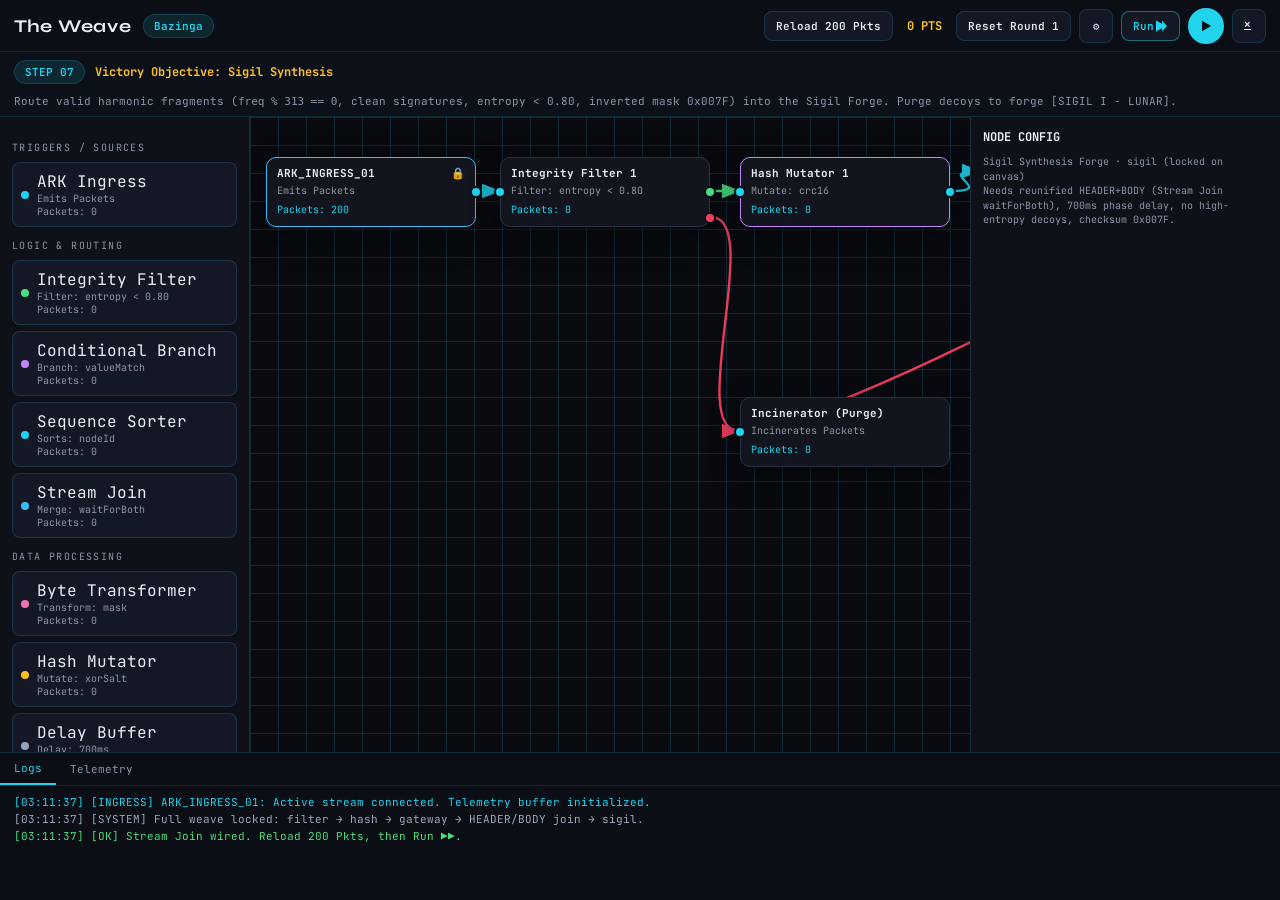
<file: weave.html>
<!DOCTYPE html>
<html lang="en">
<head>
<meta charset="UTF-8">
<meta name="viewport" content="width=device-width, initial-scale=1.0">
<title>The Weave — Round 01 // Sigil I Lunar</title>
<link rel="preconnect" href="https://fonts.googleapis.com">
<link href="https://fonts.googleapis.com/css2?family=JetBrains+Mono:wght@400;500;600;700&family=Syne:wght@700;800&display=swap" rel="stylesheet">
<style>
  :root {
    --bg: #07080d;
    --panel: #0e1118;
    --panel-2: #141824;
    --line: rgba(56, 189, 248, 0.16);
    --cyan: #22d3ee;
    --cyan-dim: rgba(34, 211, 238, 0.12);
    --green: #4ade80;
    --red: #f43f5e;
    --violet: #c084fc;
    --amber: #fbbf24;
    --text: #e8eef7;
    --muted: #8b95a8;
    --mono: "JetBrains Mono", ui-monospace, monospace;
    --display: Syne, sans-serif;
  }
  * { box-sizing: border-box; margin: 0; padding: 0; }
  html, body { height: 100%; background: var(--bg); color: var(--text); font-family: var(--mono); overflow: hidden; }
  button { font-family: inherit; cursor: pointer; }
  #app { display: grid; grid-template-rows: 52px auto 1fr 148px; height: 100%; }
  .obj-bar {
    display: flex; flex-wrap: wrap; align-items: center; gap: 10px;
    padding: 8px 14px; border-bottom: 1px solid var(--line); background: #0c1018;
    font-size: 11px; color: var(--muted);
  }
  .obj-bar strong { color: var(--amber); font-size: 12px; }

  .topbar {
    display: flex; align-items: center; justify-content: space-between; gap: 12px;
    padding: 0 14px; border-bottom: 1px solid var(--line); background: #0b0e14;
  }
  .brand { display: flex; align-items: center; gap: 12px; }
  .brand h1 { font-family: var(--display); font-size: 18px; letter-spacing: 0.04em; }
  .chip {
    border: 1px solid var(--line); background: var(--cyan-dim); color: var(--cyan);
    padding: 4px 10px; border-radius: 999px; font-size: 11px; font-weight: 600;
  }
  .top-actions { display: flex; align-items: center; gap: 8px; flex-wrap: wrap; }
  .btn {
    border: 1px solid var(--line); background: var(--panel-2); color: var(--text);
    padding: 7px 11px; border-radius: 8px; font-size: 11px; font-weight: 600;
  }
  .btn:hover { border-color: var(--cyan); color: var(--cyan); }
  .btn-cyan { border-color: rgba(34,211,238,0.45); color: var(--cyan); }
  .btn-play { width: 36px; height: 36px; border-radius: 50%; background: #22d3ee; color: #041016; border: 0; }
  .btn-play svg { display: block; }
  .btn-icon { width: 34px; height: 34px; border-radius: 8px; }
  .pts { color: var(--amber); font-weight: 700; font-size: 12px; padding: 0 6px; }

  .workspace { display: grid; grid-template-columns: 250px 1fr 310px; min-height: 0; }
  .palette, .inspector {
    background: var(--panel); border-right: 1px solid var(--line); overflow: auto; padding: 12px;
  }
  .inspector { border-right: 0; border-left: 1px solid var(--line); }
  .pal-kicker { font-size: 10px; letter-spacing: 0.14em; color: var(--muted); margin: 12px 0 8px; }
  .pal-item {
    display: flex; align-items: center; gap: 8px; padding: 8px; margin-bottom: 6px;
    border: 1px solid var(--line); border-radius: 8px; background: var(--panel-2); cursor: grab;
  }
  .pal-item:active { cursor: grabbing; }
  .pal-item small { display: block; color: var(--muted); font-size: 10px; }
  .dot { width: 8px; height: 8px; border-radius: 50%; flex-shrink: 0; }

  #canvas-wrap { position: relative; min-width: 0; overflow: auto; background:
    linear-gradient(var(--line) 1px, transparent 1px) 0 0 / 28px 28px,
    linear-gradient(90deg, var(--line) 1px, transparent 1px) 0 0 / 28px 28px,
    #080a10;
  }
  #wires { position: absolute; top: 0; left: 0; z-index: 1; overflow: visible; pointer-events: none; }
  .node { z-index: 2; }
  .btn-play, .btn-run-icon { display: inline-flex; align-items: center; justify-content: center; }
  .node {
    position: absolute; width: 210px; background: #12151e; border: 1px solid #2a3344;
    border-radius: 10px; box-shadow: 0 10px 30px rgba(0,0,0,0.45); user-select: none;
  }
  .node.selected { border-color: var(--cyan); box-shadow: 0 0 0 1px var(--cyan); }
  .node.ingress { border-color: #38bdf8; }
  .node.hash { border-color: #c084fc; }
  .node.sigil { outline: 1px dashed rgba(34,211,238,0.35); }
  .node-head { display: flex; justify-content: space-between; gap: 8px; padding: 8px 10px 4px; font-size: 11px; font-weight: 700; }
  .node-body { padding: 0 10px 10px; font-size: 10px; color: var(--muted); }
  .node-meta { margin-top: 6px; color: var(--cyan); }
  .ports-in, .ports-out { position: absolute; top: 28px; display: flex; flex-direction: column; gap: 14px; }
  .ports-in { left: -7px; } .ports-out { right: -7px; }
  .port {
    width: 12px; height: 12px; border-radius: 50%; border: 2px solid #041016; pointer-events: auto;
    cursor: crosshair;
  }
  .port.cyan { background: var(--cyan); }
  .port.green { background: var(--green); }
  .port.red { background: var(--red); }
  .port.violet { background: var(--violet); }

  .inspector h3 { font-size: 12px; margin-bottom: 10px; }
  .field { margin-bottom: 10px; }
  .field label { display: block; font-size: 10px; color: var(--muted); margin-bottom: 4px; }
  .field input, .field select {
    width: 100%; background: #0b0e14; border: 1px solid var(--line); color: var(--text);
    padding: 7px 8px; border-radius: 6px; font-family: inherit; font-size: 12px;
  }
  .hint { font-size: 10px; color: var(--muted); line-height: 1.45; }
  .lock-banner { display: flex; justify-content: space-between; align-items: center; gap: 8px; margin-bottom: 10px; }
  .lock-tag { color: #fb7185; font-size: 11px; font-weight: 700; letter-spacing: 0.08em; }
  .enc-box { border: 1px solid rgba(244,63,94,0.35); background: #140b10; border-radius: 8px; padding: 8px; margin-bottom: 8px; }
  .enc-box .k { font-size: 9px; color: #fb7185; letter-spacing: 0.08em; margin-bottom: 4px; }
  .enc-box p { font-size: 10px; color: #d6dbe6; line-height: 1.4; }
  .hex { font-size: 9px; color: #7dd3fc; line-height: 1.5; word-break: break-all; }
  .wire-row { display: flex; justify-content: space-between; font-size: 10px; padding: 6px 0; border-bottom: 1px solid var(--line); }
  .pkt { font-size: 10px; padding: 6px 0; border-bottom: 1px solid var(--line); }
  .pkt b { color: var(--cyan); }
  .ok-tag { color: #4ade80; }
  .btn:disabled { opacity: 0.45; cursor: not-allowed; }
  .l-pipe { color: #67e8f9; }

  .bottom {
    border-top: 1px solid var(--line); background: #0b0e14; display: flex; flex-direction: column; min-height: 0;
  }
  .tabs { display: flex; gap: 0; border-bottom: 1px solid var(--line); }
  .tab { padding: 8px 14px; background: none; border: 0; color: var(--muted); font-size: 11px; }
  .tab.active { color: var(--cyan); border-bottom: 2px solid var(--cyan); }
  #log { flex: 1; overflow: auto; padding: 8px 14px; font-size: 11px; line-height: 1.55; }
  .l-in { color: var(--cyan); } .l-sys { color: #9aa7be; } .l-warn { color: var(--amber); }
  .l-ok { color: var(--green); } .l-err { color: var(--red); } .l-diag { color: #eab308; }

  .modal-back {
    position: fixed; inset: 0; background: rgba(0,0,0,0.72); display: flex; align-items: center; justify-content: center;
    z-index: 50; padding: 20px;
  }
  .modal-back.hidden { display: none; }
  .modal {
    width: min(720px, 100%); background: #0e121a; border: 1px solid var(--cyan); border-radius: 14px;
    box-shadow: 0 30px 80px rgba(0,0,0,0.6);
  }
  .modal header { display: flex; justify-content: space-between; align-items: flex-start; padding: 16px 18px 8px; }
  .modal header .sub { color: var(--cyan); font-size: 11px; margin-top: 4px; }
  .modal .close { background: none; border: 0; color: var(--muted); font-size: 18px; }
  .modal .body { padding: 8px 18px 18px; }
  .brief-row { display: flex; flex-wrap: wrap; gap: 8px; margin: 10px 0 14px; }
  .badge { border: 1px solid var(--line); padding: 4px 8px; border-radius: 6px; font-size: 10px; }
  .badge.obj { border-color: var(--cyan); color: var(--cyan); }
  .story { color: #c9d3e3; font-size: 13px; line-height: 1.6; }
  .story em { color: var(--cyan); font-style: normal; }
  .steps { display: grid; gap: 8px; }
  .step { border: 1px solid var(--line); border-radius: 10px; padding: 10px 12px; }
  .step b { display: block; margin-bottom: 4px; font-size: 12px; }
  .step p { color: var(--muted); font-size: 11px; line-height: 1.45; }
  .modal footer { display: flex; justify-content: space-between; align-items: center; padding: 0 18px 16px; }
  .win {
    position: fixed; inset: 0; display: none; align-items: center; justify-content: center;
    background: rgba(0,0,0,0.75); z-index: 60;
  }
  .win.show { display: flex; }
  .win-card { text-align: center; padding: 28px; border: 1px solid var(--cyan); border-radius: 16px; background: #0c1118; }
  .win-card h2 { font-family: var(--display); margin-bottom: 8px; }
  @media (max-width: 980px) {
    .workspace { grid-template-columns: 1fr; }
    .palette, .inspector { display: none; }
  }
</style>
</head>
<body>
<div id="app">
  <header class="topbar">
    <div class="brand">
      <h1>The Weave</h1>
      <span class="chip" id="profile-chip">Bazinga</span>
    </div>
    <div class="top-actions">
      <button class="btn" id="btn-reload">Reload 200 Pkts</button>
      <span class="pts" id="pts">0 PTS</span>
      <button class="btn" id="btn-reset">Reset Round 1</button>
      <button class="btn btn-icon" id="btn-help" title="Directive">⚙</button>
      <button class="btn btn-cyan btn-run-icon" id="btn-run" title="Run pipeline">
        Run
        <svg width="14" height="14" viewBox="0 0 14 14" aria-hidden="true"><path d="M2 1.5v11L12 7z" fill="currentColor"/><path d="M8 1.5v11L13 7z" fill="currentColor"/></svg>
      </button>
      <button class="btn-play" id="btn-play" title="Step execution" aria-label="Play">
        <svg width="14" height="14" viewBox="0 0 14 14" aria-hidden="true"><path d="M3 1.8v10.4L12.2 7z" fill="currentColor"/></svg>
      </button>
      <a class="btn btn-icon" href="index.html" title="Exit">✕</a>
    </div>
  </header>
  <div class="obj-bar">
    <span class="chip">STEP 07</span>
    <strong>Victory Objective: Sigil Synthesis</strong>
    <span>Route valid harmonic fragments (<code>freq % 313 == 0</code>, clean signatures, entropy &lt; 0.80, inverted mask 0x007F) into the Sigil Forge. Purge decoys to forge [SIGIL I - LUNAR].</span>
  </div>
  <div class="workspace">
    <aside class="palette" id="palette"></aside>
    <div id="canvas-wrap">
      <svg id="wires"></svg>
    </div>
    <aside class="inspector" id="inspector">
      <h3>NODE CONFIG</h3>
      <p class="hint">Click a node to configure filter keys, XOR salt, branch rules, sort order, or delay.</p>
    </aside>
  </div>

  <div class="bottom">
    <div class="tabs">
      <button class="tab active" data-tab="logs">Logs</button>
      <button class="tab" data-tab="tele">Telemetry</button>
    </div>
    <div id="log"></div>
  </div>
</div>

<div class="modal-back hidden" id="brief-modal">
  <div class="modal">
    <header>
      <div>
        <strong>CLASSIFIED DIRECTIVE // SECTOR 01 // PERIMETER_SUBNET</strong>
        <div class="sub">TRANSMISSION DECRYPTED • LIVE DOSSIER</div>
      </div>
      <button class="close" data-close="brief-modal">✕</button>
    </header>
    <div class="body">
      <div class="brief-row">
        <span class="badge">ROUND 01</span>
        <strong style="font-family:var(--display);font-size:22px">The Weave</strong>
        <span class="badge">CLEARANCE: LEVEL-1 INGRESS // BREACH PROTOCOL</span>
        <span class="badge obj">OBJECTIVE: SYNTHESIZE [SIGIL I - LUNAR]</span>
      </div>
      <div class="story">
        ARCHIVE_DECRYPTION_STREAM // LOG_01<br><br>
        You have breached the outermost boundary of the <em>ARK</em>, humanity’s vast digital sanctuary.
        Before you lies <em>The Weave</em>, a fractured processing network of severed threads, abandoned commands,
        and corrupted pathways. <em>AEON</em>’s emergency <em>Survival Mode</em> has locked down the system,
        and your objective is to navigate the broken network and locate the first <em>Sigil</em>.
        Trust nothing you see, as not every open route leads where it claims. Reconstruct the path before the
        <em>ARK</em> permanently isolates itself forever.
      </div>
    </div>
    <footer>
      <span class="sub">DECRYPTION COMPLETE // READY</span>
      <button class="btn btn-cyan" id="init-protocol">▶ INITIALIZE PROTOCOL</button>
    </footer>
  </div>
</div>

<div class="modal-back hidden" id="how-modal">
  <div class="modal">
    <header>
      <div>
        <strong>ROUND 1: THE WEAVE // DIRECTIVE</strong>
        <div class="sub">Pipeline Construction &amp; Execution Instructions</div>
      </div>
      <button class="close" data-close="how-modal">✕</button>
    </header>
    <div class="body steps">
      <div class="step"><b>01 — Drag &amp; Drop Node Blocks</b><p>Drag Sources, Filters, Branches, Transformers, Sorters, Delays from the left palette onto the canvas.</p></div>
      <div class="step"><b>02 — Connect &amp; Wire Ports</b><p>Drag from an output pin (right) to an input pin (left). Double-click a pin to sever its wires.</p></div>
      <div class="step"><b>03 — Configure Node Logic</b><p>Click a node to open the right sidebar. Set freq filters, XOR salt <code>0x5A</code>, mask, branch keys, or delay.</p></div>
      <div class="step"><b>04 — Step Execution (Play ▶)</b><p>Each click advances active buffered packets forward by exactly one node along wired connections.</p></div>
      <div class="step"><b>05 — Reload Packets &amp; Reset</b><p>Reload 200 Pkts injects telemetry into ARK_INGRESS_01. Reset Round 1 restores the starter topology.</p></div>
    </div>
    <footer>
      <span class="hint">Filter entropy &lt; 80. Hash salt 0x0313, output sessionToken. Branch HEADER vs BODY, delay HEADER to 700ms, Stream Join into the sigil.</span>
      <button class="btn btn-cyan" id="got-it">GOT IT // INITIALIZE PIPELINE</button>
    </footer>
  </div>
</div>

<div class="win" id="win">
  <div class="win-card">
    <div class="sub">SIGIL I — LUNAR</div>
    <h2>SYNTHESIS COMPLETE</h2>
    <p id="win-detail" class="hint"></p>
    <button class="btn btn-cyan" id="win-close" style="margin-top:14px">Continue</button>
  </div>
</div>

<script>
const XOR_SALT = 0x5A;
const LUNAR_FREQ = 137;
const SIGIL_BYTE = 0x7F;
const PACKET_N = 200;

const PALETTE = [
  { group: "TRIGGERS / SOURCES", items: [
    { type: "ingress", name: "ARK Ingress", desc: "Emits Packets", color: "#22d3ee" }
  ]},
  { group: "LOGIC & ROUTING", items: [
    { type: "filter", name: "Integrity Filter", desc: "Filter: entropy < 0.80", color: "#4ade80" },
    { type: "branch", name: "Conditional Branch", desc: "Branch: valueMatch", color: "#c084fc" },
    { type: "sorter", name: "Sequence Sorter", desc: "Sorts: nodeId", color: "#22d3ee" },
    { type: "join", name: "Stream Join", desc: "Merge: waitForBoth", color: "#38bdf8" }
  ]},
  { group: "DATA PROCESSING", items: [
    { type: "transform", name: "Byte Transformer", desc: "Transform: mask", color: "#f472b6" },
    { type: "hash", name: "Hash Mutator", desc: "Mutate: xorSalt", color: "#fbbf24" },
    { type: "delay", name: "Delay Buffer", desc: "Delay: 700ms", color: "#94a3b8" }
  ]},
  { group: "CONTROL FLOW", items: [
    { type: "join", name: "Stream Join", desc: "Merge: waitForBoth", color: "#38bdf8" },
    { type: "errors", name: "Error Handler", desc: "Error: allErrors", color: "#f43f5e" }
  ]},
  { group: "SECURITY & SINKS", items: [
    { type: "gateway", name: "SYS_SEC_GATEWAY", desc: "Security: RESTRICTED", color: "#fb7185" }
  ]}
];

let nodes = [];
let wires = [];
let selected = null;
let connecting = null;
let drag = null;
let pts = 0;
let tick = 0;
let won = false;
let uid = 1;
let typeCounts = {};
let logMode = "logs";

const canvas = document.getElementById("canvas-wrap");
const svg = document.getElementById("wires");
const logEl = document.getElementById("log");
const inspector = document.getElementById("inspector");

function nid() { return "n" + (uid++); }

function log(kind, msg) {
  const now = new Date();
  const ts = [now.getHours(), now.getMinutes(), now.getSeconds()].map(n => String(n).padStart(2,"0")).join(":");
  const tags = {
    pipe: "PIPELINE", in: "INGRESS", hash: "HASH_MUTATOR", gw: "SYS_SEC_GATEWAY",
    err: "ERR", diag: "DIAGNOSTIC", warn: "WARNING", sys: "SYSTEM", ok: "OK", filter: "FILTER"
  };
  const row = document.createElement("div");
  row.className = "l-" + (kind === "gw" || kind === "hash" || kind === "filter" ? "sys" : kind);
  row.textContent = `[${ts}] [${tags[kind] || kind.toUpperCase()}] ${msg}`;
  logEl.appendChild(row);
  logEl.scrollTop = logEl.scrollHeight;
}

function makePackets() {
  const list = [];
  for (let i = 0; i < PACKET_N; i++) {
    const decoy = i < 176;
    const idx = i - 176;
    const header = !decoy && idx % 2 === 0;
    const role = decoy ? "DECOY" : (header ? "HEADER" : "BODY");
    const pair = decoy ? 0 : Math.floor(idx / 2) + 1;
    let freq = decoy ? 241 + (i % 19) : (header ? 313 : 626);
    if (decoy && freq % 313 === 0) freq += 11;
    list.push({
      id: i,
      hexId: decoy
        ? ("0x" + i.toString(16).toUpperCase().padStart(4, "0"))
        : ("0x0313_" + String(header ? pair * 2 - 1 : pair * 2).padStart(2, "0")),
      freq,
      value: role,
      payload: (i * 17 + 9) & 0xff,
      mask: 0x80,
      entropy: decoy ? 0.80 + (i % 20) / 100 : 0.18 + (idx % 12) / 50,
      status: decoy ? "DECOY" : "CLEAN",
      signature: decoy ? "TAINT" : "CLEAN",
      decoy,
      malicious: false,
      fused: false,
      role,
      latencyMs: header ? 100 : (role === "BODY" ? 700 : 0),
      delayedMs: header ? 100 : (role === "BODY" ? 700 : 0),
      aligned: false,
      xorApplied: false,
      maskApplied: false,
      wait: 0,
      _in: "in"
    });
  }
  return list;
}

function defaultConfig(type) {
  if (type === "filter") return { field: "entropy", op: "lt", value: "0.80" };
  if (type === "delay") return { ms: 700 };
  if (type === "hash") return { algo: "crc16", saltKey: "", xorSalt: "0x5A", outputTarget: "sessionToken" };
  if (type === "branch") return { logic: "valueMatch", condA: "HEADER", condB: "BODY" };
  if (type === "transform") return { mask: "0xFF", extract: "none" };
  if (type === "sorter") return { key: "id", dir: "asc" };
  if (type === "gateway") return { field: "payload", op: "eq", value: String(SIGIL_BYTE) };
  return {};
}

function portsFor(type) {
  if (type === "ingress") return { in: [], out: [{ id: "out", color: "cyan" }] };
  if (type === "incinerator" || type === "sigil" || type === "errors") return { in: [{ id: "in", color: "cyan" }], out: [] };
  if (type === "join" || type === "merge") return {
    in: [{ id: "in", color: "cyan" }, { id: "in2", color: "cyan" }],
    out: [{ id: "out", color: "cyan" }]
  };
  if (type === "filter") return {
    in: [{ id: "in", color: "cyan" }],
    out: [{ id: "pass", color: "green" }, { id: "fail", color: "red" }]
  };
  if (type === "gateway") return {
    in: [{ id: "in", color: "cyan" }],
    out: [{ id: "out", color: "green" }, { id: "error", color: "red" }]
  };
  if (type === "merge") return {
    in: [{ id: "in", color: "cyan" }, { id: "in2", color: "cyan" }],
    out: [{ id: "out", color: "cyan" }]
  };
  if (type === "fork") return {
    in: [{ id: "in", color: "cyan" }],
    out: [{ id: "out", color: "cyan" }, { id: "out2", color: "violet" }]
  };
  if (type === "branch") return {
    in: [{ id: "in", color: "cyan" }],
    out: [{ id: "def", color: "green" }, { id: "a", color: "cyan" }, { id: "b", color: "violet" }]
  };
  return { in: [{ id: "in", color: "cyan" }], out: [{ id: "out", color: "cyan" }] };
}

function addNode(partial) {
  const type = partial.type;
  const node = {
    id: partial.id || nid(),
    type,
    title: partial.title,
    subtitle: partial.subtitle,
    x: partial.x, y: partial.y,
    locked: !!partial.locked,
    buffer: partial.buffer || [],
    config: partial.config || defaultConfig(type)
  };
  nodes.push(node);
  return node;
}

function resetRound() {
  nodes = [];
  wires = [];
  selected = null;
  connecting = null;
  won = false;
  tick = 0;
  uid = 1;
  typeCounts = { ingress: 1, hash: 1, filter: 1, branch: 1, delay: 1, join: 1 };
  addNode({
    id: "ingress", type: "ingress", title: "ARK_INGRESS_01",
    subtitle: "Emits Packets", x: 16, y: 40, locked: true,
    buffer: makePackets()
  });
  addNode({
    id: "filt1", type: "filter", title: "Integrity Filter 1",
    subtitle: "Filter: entropy < 0.80", x: 250, y: 40, locked: false,
    config: { field: "entropy", op: "lt", value: "0.80" }
  });
  addNode({
    id: "hash_1", type: "hash", title: "Hash Mutator 1",
    subtitle: "Mutate: crc16", x: 490, y: 40, locked: false,
    config: { algo: "crc16", saltKey: "0x0313", xorSalt: "0x5A", outputTarget: "sessionToken" }
  });
  addNode({
    id: "gw1", type: "gateway", title: "SYS_SEC_GATEWAY",
    subtitle: "Security: RESTRICTED [ENC]", x: 730, y: 20, locked: true
  });
  addNode({
    id: "br1", type: "branch", title: "Conditional Branch 1",
    subtitle: "Branch: valueMatch", x: 730, y: 200, locked: false,
    config: { logic: "valueMatch", condA: "HEADER", condB: "BODY" }
  });
  addNode({
    id: "dly1", type: "delay", title: "Delay Buffer 1",
    subtitle: "Delay: 700ms", x: 980, y: 20, locked: false,
    config: { ms: 700 }
  });
  addNode({
    id: "join1", type: "join", title: "Stream Join 1",
    subtitle: "Merge: waitForBoth", x: 980, y: 200, locked: false
  });
  addNode({
    id: "sigil", type: "sigil", title: "Sigil Synthesis Forge",
    subtitle: "Checksum: 0x007F [LOCK…]", x: 1220, y: 100, locked: true
  });
  addNode({
    id: "burn", type: "incinerator", title: "Incinerator (Purge)",
    subtitle: "Incinerates Packets", x: 490, y: 280, locked: false
  });
  wires.push({ from: "ingress", fromPort: "out", to: "filt1", toPort: "in" });
  wires.push({ from: "filt1", fromPort: "pass", to: "hash_1", toPort: "in" });
  wires.push({ from: "filt1", fromPort: "fail", to: "burn", toPort: "in" });
  wires.push({ from: "hash_1", fromPort: "out", to: "gw1", toPort: "in" });
  wires.push({ from: "gw1", fromPort: "error", to: "burn", toPort: "in" });
  wires.push({ from: "gw1", fromPort: "out", to: "br1", toPort: "in" });
  wires.push({ from: "br1", fromPort: "a", to: "dly1", toPort: "in" });
  wires.push({ from: "br1", fromPort: "b", to: "join1", toPort: "in2" });
  wires.push({ from: "dly1", fromPort: "out", to: "join1", toPort: "in" });
  wires.push({ from: "join1", fromPort: "out", to: "sigil", toPort: "in" });
  selected = "sigil";
  renderAll();
  logEl.innerHTML = "";
  log("in", "ARK_INGRESS_01: Active stream connected. Telemetry buffer initialized.");
  log("sys", "Full weave locked: filter → hash → gateway → HEADER/BODY join → sigil.");
  log("ok", "Stream Join wired. Reload 200 Pkts, then Run ▶▶.");
  showInspector(nodes.find(n => n.id === "sigil"));
}

function renderPalette() {
  const el = document.getElementById("palette");
  el.innerHTML = PALETTE.map(g =>
    `<div class="pal-kicker">${g.group}</div>` +
    g.items.map(it => `
      <div class="pal-item" draggable="true" data-type="${it.type}">
        <span class="dot" style="background:${it.color}"></span>
        <div><div>${it.name}</div><small>${it.desc}</small><small>Packets: 0</small></div>
      </div>`).join("")
  ).join("");
  el.querySelectorAll(".pal-item").forEach(item => {
    item.addEventListener("dragstart", e => {
      e.dataTransfer.setData("type", item.dataset.type);
    });
  });
}

canvas.addEventListener("dragover", e => e.preventDefault());
canvas.addEventListener("drop", e => {
  e.preventDefault();
  const type = e.dataTransfer.getData("type");
  if (!type) return;
  const rect = canvas.getBoundingClientRect();
  const spec = PALETTE.flatMap(g => g.items).find(i => i.type === type);
  typeCounts[type] = (typeCounts[type] || 0) + 1;
  addNode({
    type,
    title: spec.name + " " + typeCounts[type],
    subtitle: spec.desc,
    x: e.clientX - rect.left + canvas.scrollLeft - 90,
    y: e.clientY - rect.top + canvas.scrollTop - 20
  });
  renderAll();
  log("sys", `Node ${spec.name} dropped onto the weave.`);
});

function portEls(node) {
  return portsFor(node.type);
}

function nodeEl(node) {
  const p = portEls(node);
  const div = document.createElement("div");
  div.className = "node " + node.type + (selected === node.id ? " selected" : "") + (node.locked && node.type === "gateway" ? " locked" : "") + (node.type === "sigil" ? " sigil" : "");
  div.style.left = node.x + "px";
  div.style.top = node.y + "px";
  div.dataset.id = node.id;
  div.innerHTML = `
    <div class="node-head"><span>${node.title}</span><span>${node.locked ? "🔒" : ""}</span></div>
    <div class="node-body">${node.type === "hash" ? ("Mutate: " + (node.config.algo || "xorSalt")) : node.subtitle}<div class="node-meta">Packets: ${node.buffer.length}</div></div>
    <div class="ports-in">${p.in.map(pt => `<div class="port ${pt.color}" data-node="${node.id}" data-port="${pt.id}" data-dir="in"></div>`).join("")}</div>
    <div class="ports-out">${p.out.map(pt => `<div class="port ${pt.color}" data-node="${node.id}" data-port="${pt.id}" data-dir="out"></div>`).join("")}</div>
  `;
  div.addEventListener("mousedown", e => {
    if (e.target.classList.contains("port")) return;
    selected = node.id;
    const cr = canvas.getBoundingClientRect();
    drag = {
      id: node.id,
      ox: e.clientX - cr.left + canvas.scrollLeft - node.x,
      oy: e.clientY - cr.top + canvas.scrollTop - node.y
    };
    renderAll();
    showInspector(node);
  });
  return div;
}

function wireStatus(nodeId, port) {
  const w = wires.find(x => x.from === nodeId && x.fromPort === port);
  if (!w) return "Disconnected";
  const dest = nodes.find(n => n.id === w.to);
  return dest ? dest.title : w.to;
}

function showInspector(node) {
  if (node.type === "gateway") {
    inspector.innerHTML = `
      <div class="lock-banner">
        <div>
          <div class="lock-tag">LOCKED</div>
          <h3 style="margin:4px 0 0">${node.title}</h3>
          <p class="hint">ID ${node.id} · [READ-ONLY ENCRYPTED NODE]</p>
        </div>
      </div>
      <p class="hint">[KERNEL-LEVEL ENCRYPTION ENGAGED] Firewall protocols are signed by ARK_SEC_ROOT_0x313. Parameters are cryptographically locked and immutable.</p>
      <button class="btn btn-cyan" id="btn-propagate" style="width:100%;margin-bottom:10px">Propagate Data Flow</button>
      <div class="enc-box"><div class="k">🔒 ENCRYPTED · SECURITY LEVEL</div>
        <p>RESTRICTED // 0x7F4A_KERNEL_ENC<br>Policy: KERNEL_EXCEPTION_TRAP_MODE</p></div>
      <div class="enc-box"><div class="k">🔒 ENCRYPTED · FIREWALL CIPHER PROTOCOL</div>
        <p>AES-256-GCM // RSA-4096_PUB_KEY</p></div>
      <div class="enc-box"><div class="k">🔒 ENCRYPTED · AUTHORIZATION SIGNATURE</div>
        <p>0x8F9A2B4C71E0D3AA · IMMUTABLE_HARDWARE_FUSED</p></div>
      <div class="enc-box"><div class="k">ENCRYPTED KERNEL SEGMENT [SYS_SEC]</div>
        <div class="hex">53 59 53 5F 53 45 43 5F 47 57 01 7F 4A 0A 5A 00<br>4B 45 52 4E 45 4C 5F 45 58 43 45 50 54 00 7F</div></div>
      <p class="hint" style="margin:10px 0 4px">ACTIVE OUTBOUND WIRES</p>
      <div class="wire-row"><span>OUT</span><span>${wireStatus(node.id, "out")}</span></div>
      <div class="wire-row"><span>ERROR</span><span>${wireStatus(node.id, "error")}</span></div>
      <div class="insp-foot">
        <button class="btn" id="insp-close">Close</button>
        <button class="btn" disabled>Read-Only Locked</button>
      </div>`;
    document.getElementById("btn-propagate").onclick = step;
    document.getElementById("insp-close").onclick = () => { selected = null; renderAll(); inspector.innerHTML = `<h3>NODE CONFIG</h3><p class="hint">Click a node to configure it.</p>`; };
    return;
  }
  if (node.type === "branch") {
    inspector.innerHTML = `
      <h3>NODE CONFIGURATION</h3>
      <p class="hint">${node.title} · ID branch_1 // [READ-ONLY ENCRYPTED NODE]</p>
      <div class="field"><label>Logic Type</label>
        <select data-k="logic"><option value="valueMatch">valueMatch</option><option value="rangeSplitting">rangeSplitting</option><option value="bitCheck">bitCheck</option></select></div>
      <div class="field"><label>Port A Condition</label>
        <input data-k="condA" placeholder="Match Condition A" value="${node.config.condA || ""}"></div>
      <div class="field"><label>Port B Condition</label>
        <input data-k="condB" placeholder="Match Condition B" value="${node.config.condB || ""}"></div>
      <p class="hint" style="margin:10px 0 4px">ACTIVE OUTBOUND WIRES</p>
      <div class="wire-row"><span>PORT_A</span><span>${wireStatus(node.id, "a")}</span></div>
      <div class="wire-row"><span>PORT_B</span><span>${wireStatus(node.id, "b")}</span></div>
      <div class="wire-row"><span>DEFAULT</span><span>${wireStatus(node.id, "def")}</span></div>
      <p class="hint">HEADER (313Hz) → PORT_A. BODY (626Hz) → PORT_B. Breach timestamp 03:13.</p>`;
    inspector.querySelectorAll("[data-k]").forEach(el => {
      if (el.tagName === "SELECT") el.value = node.config[el.dataset.k] ?? el.value;
      el.addEventListener("change", () => { node.config[el.dataset.k] = el.value; node.subtitle = "Branch: " + (node.config.logic || "valueMatch"); });
      el.addEventListener("input", () => { node.config[el.dataset.k] = el.value; });
    });
    return;
  }
  if (node.type === "hash") {
    const preview = [];
    const h = node.buffer.find(p => p.role === "HEADER" && p.status === "CLEAN");
    const b = node.buffer.find(p => p.role === "BODY" && p.status === "CLEAN");
    if (h) preview.push(h);
    if (b) preview.push(b);
    if (!preview.length) preview.push(...node.buffer.slice(0, 2));
    const hidden = Math.max(0, node.buffer.length - preview.length);
    inspector.innerHTML = `
      <h3>NODE CONFIGURATION</h3>
      <p class="hint">${node.title} · ID hash_1 // [READ-ONLY ENCRYPTED NODE]</p>
      ${preview.map(p => `<div class="pkt"><b>${p.hexId}</b> · <span class="ok-tag">${p.status}</span> · ${p.freq}Hz · ${p.role} · ${p.latencyMs || p.delayedMs || 0} ms</div>`).join("") || `<p class="hint">No packets buffered.</p>`}
      ${hidden ? `<p class="hint">+ ${hidden} more packets hidden.</p>` : ""}
      <button class="btn btn-cyan" id="btn-propagate" style="width:100%;margin:10px 0">Propagate Data Flow</button>
      <div class="field"><label>Algorithm Mode</label>
        <select data-k="algo"><option value="crc16">crc16</option><option value="xorSalt">xorSalt</option></select></div>
      <div class="field"><label>Salt Key</label>
        <input data-k="saltKey" placeholder="Secret Key / Salt" value="${node.config.saltKey || ""}"></div>
      <div class="field"><label>Output Target</label>
        <select data-k="outputTarget"><option value="sessionToken">sessionToken</option><option value="authKey">authKey</option><option value="appendToMetadata">appendToMetadata</option></select></div>
      <p class="hint">CLEAN HEADER is 313Hz / 100ms. CLEAN BODY is 626Hz / 700ms. Split those roles, delay HEADER to 700ms, Stream Join. Salt 0x0313.</p>`;
    inspector.querySelectorAll("[data-k]").forEach(el => {
      if (el.tagName === "SELECT") el.value = node.config[el.dataset.k] ?? el.value;
      el.addEventListener("change", () => { node.config[el.dataset.k] = el.value; });
      el.addEventListener("input", () => { node.config[el.dataset.k] = el.value; });
    });
    document.getElementById("btn-propagate").onclick = step;
    return;
  }
  if (node.type === "filter") {
    inspector.innerHTML = `
      <h3>NODE CONFIGURATION</h3>
      <p class="hint">${node.title} · Integrity gate // breach 03:13</p>
      <div class="enc-box"><div class="k">RESONANT PASS RULE</div>
        <p><code>freq % 313 == 0</code> (313Hz, 626Hz, …)<br>clean signature AND entropy &lt; 0.80. Hash inverts mask to 0x007F.</p></div>
      <div class="field"><label>Field</label>
        <select data-k="field"><option value="entropy">entropy</option><option value="freq">freq</option></select></div>
      <div class="field"><label>Operator</label>
        <select data-k="op"><option value="lt">less than</option><option value="eq">equals</option></select></div>
      <div class="field"><label>Match value</label>
        <input data-k="value" value="${node.config.value || "0.80"}"></div>
      <p class="hint">Do not use freq lessThan 0.80 — that rejects everything. Round 1 always applies the resonant rule above.</p>
      <div class="wire-row"><span>PASS</span><span>${wireStatus(node.id, "pass")}</span></div>
      <div class="wire-row"><span>REJECT</span><span>${wireStatus(node.id, "fail")}</span></div>`;
    inspector.querySelectorAll("[data-k]").forEach(el => {
      if (el.tagName === "SELECT") el.value = node.config[el.dataset.k] ?? el.value;
      el.addEventListener("change", () => { node.config[el.dataset.k] = el.value; });
      el.addEventListener("input", () => { node.config[el.dataset.k] = el.value; });
    });
    return;
  }
  const cfg = node.config || {};
  let fields = `<p class="hint">${node.title} · ${node.type}${node.locked ? " (locked on canvas)" : ""}</p>`;
  if (node.type === "transform") {
    fields += `<div class="field"><label>AND mask (hex)</label><input data-k="mask" value="${cfg.mask || "0xFF"}"></div>
      <div class="field"><label>Extract sub-frame</label>
        <select data-k="extract"><option value="none">none</option><option value="header">HEADER</option><option value="body">BODY</option></select></div>`;
  }
  if (node.type === "sorter") {
    fields += `<div class="field"><label>Sort key</label><select data-k="key"><option>id</option><option>freq</option><option>payload</option></select></div>
      <div class="field"><label>Direction</label><select data-k="dir"><option value="asc">asc</option><option value="desc">desc</option></select></div>`;
  }
  if (node.type === "delay") {
    fields += `<div class="field"><label>Buffer latency (ms)</label><input data-k="ms" value="${cfg.ms || 500}"></div>
      <p class="hint">Phase alignment needs 700ms on one HEADER/BODY path before Stream Join.</p>`;
  }
  if (node.type === "sigil") {
    fields += `<p class="hint">Needs reunified HEADER+BODY (Stream Join waitForBoth), 700ms phase delay, no high-entropy decoys, checksum 0x007F.</p>`;
  }
  inspector.innerHTML = `<h3>NODE CONFIG</h3>${fields}`;
  inspector.querySelectorAll("[data-k]").forEach(el => {
    if (el.tagName === "SELECT") el.value = cfg[el.dataset.k] ?? el.value;
    el.addEventListener("change", () => { node.config[el.dataset.k] = el.value; });
    el.addEventListener("input", () => { node.config[el.dataset.k] = el.value; });
  });
}

function wireColor(fromPort) {
  if (fromPort === "fail" || fromPort === "error") return "#f43f5e";
  if (fromPort === "pass") return "#4ade80";
  if (fromPort === "a" || fromPort === "true") return "#22d3ee";
  if (fromPort === "b" || fromPort === "false") return "#c084fc";
  if (fromPort === "def") return "#4ade80";
  return "#22d3ee";
}

function wirePath(a, b) {
  const dx = b.x - a.x;
  const dy = b.y - a.y;
  const pull = Math.max(48, Math.abs(dx) * 0.4, Math.abs(dy) * 0.25);
  if (dx < 8) {
    const swing = Math.max(80, Math.abs(dy) * 0.35);
    return `M ${a.x} ${a.y} C ${a.x + swing} ${a.y}, ${b.x + swing} ${b.y}, ${b.x} ${b.y}`;
  }
  return `M ${a.x} ${a.y} C ${a.x + pull} ${a.y}, ${b.x - pull} ${b.y}, ${b.x} ${b.y}`;
}

function portCenter(nodeId, portId, dir) {
  const node = nodes.find(n => n.id === nodeId);
  if (!node) return { x: 0, y: 0 };
  const list = dir === "out" ? portsFor(node.type).out : portsFor(node.type).in;
  const idx = Math.max(0, list.findIndex(p => p.id === portId));
  const x = dir === "in" ? node.x - 1 : node.x + 211;
  const y = node.y + 34 + idx * 26;
  return { x, y };
}

function drawWires() {
  const maxX = Math.max(canvas.clientWidth || 800, ...nodes.map(n => n.x + 260), 1400);
  const maxY = Math.max(canvas.clientHeight || 500, ...nodes.map(n => n.y + 160), 520);
  svg.setAttribute("width", String(maxX));
  svg.setAttribute("height", String(maxY));
  svg.setAttribute("viewBox", `0 0 ${maxX} ${maxY}`);
  svg.style.width = maxX + "px";
  svg.style.height = maxY + "px";
  const defs = `
    <defs>
      <marker id="arr-cyan" viewBox="0 0 10 10" markerWidth="8" markerHeight="8" refX="9" refY="5" orient="auto">
        <path d="M 0 1.2 L 10 5 L 0 8.8 Z" fill="#22d3ee"/>
      </marker>
      <marker id="arr-green" viewBox="0 0 10 10" markerWidth="8" markerHeight="8" refX="9" refY="5" orient="auto">
        <path d="M 0 1.2 L 10 5 L 0 8.8 Z" fill="#4ade80"/>
      </marker>
      <marker id="arr-red" viewBox="0 0 10 10" markerWidth="8" markerHeight="8" refX="9" refY="5" orient="auto">
        <path d="M 0 1.2 L 10 5 L 0 8.8 Z" fill="#f43f5e"/>
      </marker>
      <marker id="arr-violet" viewBox="0 0 10 10" markerWidth="8" markerHeight="8" refX="9" refY="5" orient="auto">
        <path d="M 0 1.2 L 10 5 L 0 8.8 Z" fill="#c084fc"/>
      </marker>
    </defs>`;
  svg.innerHTML = defs + wires.map(w => {
    const a = portCenter(w.from, w.fromPort, "out");
    const b = portCenter(w.to, w.toPort, "in");
    const color = wireColor(w.fromPort);
    const marker = color === "#f43f5e" ? "arr-red" : color === "#4ade80" ? "arr-green" : color === "#c084fc" ? "arr-violet" : "arr-cyan";
    return `<path d="${wirePath(a,b)}" fill="none" stroke="${color}" stroke-width="2.4" stroke-linecap="round" marker-end="url(#${marker})" opacity="0.95"/>`;
  }).join("");
}

function renderAll() {
  [...canvas.querySelectorAll(".node")].forEach(n => n.remove());
  nodes.forEach(n => canvas.appendChild(nodeEl(n)));
  requestAnimationFrame(drawWires);
  document.getElementById("pts").textContent = pts + " PTS";
}
window.addEventListener("resize", () => requestAnimationFrame(drawWires));
canvas.addEventListener("scroll", () => requestAnimationFrame(drawWires));

window.addEventListener("mousemove", e => {
  if (!drag) return;
  const node = nodes.find(n => n.id === drag.id);
  const cr = canvas.getBoundingClientRect();
  node.x = e.clientX - cr.left + canvas.scrollLeft - drag.ox;
  node.y = e.clientY - cr.top + canvas.scrollTop - drag.oy;
  const el = canvas.querySelector(`.node[data-id="${node.id}"]`);
  if (el) { el.style.left = node.x + "px"; el.style.top = node.y + "px"; }
  drawWires();
});
window.addEventListener("mouseup", () => { drag = null; });

canvas.addEventListener("mousedown", e => {
  const port = e.target.closest(".port");
  if (!port) return;
  e.stopPropagation();
  if (port.dataset.dir === "out") {
    connecting = { from: port.dataset.node, fromPort: port.dataset.port };
  }
});
canvas.addEventListener("mouseup", e => {
  const port = e.target.closest(".port");
  if (connecting && port && port.dataset.dir === "in") {
    const from = connecting.from, fromPort = connecting.fromPort;
    const to = port.dataset.node, toPort = port.dataset.port;
    if (from !== to) {
      wires = wires.filter(w => !(w.from === from && w.fromPort === fromPort && w.to === to && w.toPort === toPort));
      wires.push({ from, fromPort, to, toPort });
      log("sys", `Wired ${from}:${fromPort} → ${to}:${toPort}`);
      renderAll();
    }
  }
  connecting = null;
});
canvas.addEventListener("dblclick", e => {
  const port = e.target.closest(".port");
  if (!port) return;
  const id = port.dataset.node, p = port.dataset.port, dir = port.dataset.dir;
  wires = wires.filter(w => dir === "out" ? !(w.from === id && w.fromPort === p) : !(w.to === id && w.toPort === p));
  log("sys", `Severed connections on ${id}:${p}`);
  renderAll();
});

function parseHex(v, fallback) {
  const n = parseInt(String(v).replace(/_/g, ""), 16);
  return Number.isFinite(n) ? n : fallback;
}

function matches(pkt, cfg) {
  const field = cfg.field || "freq";
  const raw = String(cfg.value ?? "").trim().toLowerCase();
  if (field === "freq" && (raw === "313" || raw === "03:13" || raw === "3:13" || raw === "0x0313")) {
    return pkt.freq === 313 || pkt.freq === 626;
  }
  let left = pkt[field];
  let right = cfg.value;
  if (field === "freq" || field === "payload" || field === "id" || field === "entropy") right = Number(right);
  const op = cfg.op || "eq";
  if (op === "lt") return Number(left) < Number(right);
  if (op === "gt") return Number(left) > Number(right);
  const eq = left == right;
  return op === "neq" ? !eq : eq;
}

function integrityPass(pkt) {
  return pkt.freq % 313 === 0 && pkt.signature === "CLEAN" && Number(pkt.entropy) < 0.80 && !pkt.decoy;
}

function isLunarFrag(p) {
  return p.freq % 313 === 0 && p.signature === "CLEAN" && Number(p.entropy) < 0.80 && !p.decoy && (p.mask === SIGIL_BYTE || p.payload === SIGIL_BYTE);
}

function condMatch(pkt, cond) {
  const c = String(cond || "").trim().toUpperCase();
  if (!c) return false;
  if (c === "HEADER" || c === "BODY" || c === "DECOY") return String(pkt.role).toUpperCase() === c;
  if (c === "313" || c === "03:13" || c === "0X0313") return pkt.freq === 313 || pkt.freq === 626;
  if (c === "626") return pkt.freq === 626;
  if (c.includes("=")) {
    const [k, v] = c.split("=").map(s => s.trim());
    return String(pkt[k.toLowerCase()]).toUpperCase() === v;
  }
  return String(pkt.freq) === c || String(pkt.value).toUpperCase() === c;
}

function outs(nodeId, port) {
  return wires.filter(w => w.from === nodeId && w.fromPort === port);
}

function deliver(list, nodeId, toPort) {
  const n = nodes.find(x => x.id === nodeId);
  if (n) n.buffer.push(...list.map(p => ({ ...p, _in: toPort || p._in || "in" })));
}

function step() {
  tick++;
  const snapshot = nodes.map(n => ({ id: n.id, type: n.type, pkts: n.buffer.slice(), cfg: n.config }));
  nodes.forEach(n => { if (n.type !== "sigil" && n.type !== "incinerator") n.buffer = []; });

  snapshot.forEach(s => {
    const node = nodes.find(n => n.id === s.id);
    let pkts = s.pkts;
    if (!pkts.length) return;

    if (s.type === "delay") {
      const hold = [];
      const ready = [];
      const holdMs = Number(s.cfg.ms) || 500;
      const holds = Math.max(1, Math.ceil(holdMs / 500));
      pkts.forEach(p => {
        const next = { ...p, wait: (p.wait || 0) + 1, delayedMs: Math.max(p.delayedMs || 0, holdMs), latencyMs: Math.max(p.latencyMs || 0, holdMs) };
        if (next.wait >= holds) ready.push({ ...next, wait: 0 });
        else hold.push(next);
      });
      node.buffer.push(...hold);
      pkts = ready;
      if (!pkts.length) return;
    }

    if (s.type === "sorter") {
      const key = s.cfg.key || "id";
      const dir = s.cfg.dir === "desc" ? -1 : 1;
      pkts = pkts.slice().sort((a, b) => (a[key] - b[key]) * dir);
    }

    if (s.type === "transform") {
      const mask = parseHex(s.cfg.mask, 0xff);
      const extract = s.cfg.extract || "none";
      pkts = pkts.map(p => ({
        ...p,
        payload: p.payload & mask,
        maskApplied: true,
        role: extract === "none" ? p.role : extract,
        fused: extract === "none" ? p.fused : false
      }));
    }

    if (s.type === "hash") {
      const algo = s.cfg.algo || "crc16";
      const salt = parseHex(s.cfg.xorSalt, 0);
      const key = (s.cfg.saltKey || "").trim().toLowerCase().replace(/^0x/, "");
      const saltOk = key === "313" || key === "0313";
      if (algo === "xorSalt" && !salt) {
        node.buffer.push(...pkts);
        log("diag", `${node.title} holding ${pkts.length} frame(s) — set xorSalt then Play.`);
        return;
      }
      pkts = pkts.map(p => ({
        ...p,
        payload: SIGIL_BYTE,
        mask: SIGIL_BYTE,
        invertedMask: true,
        xorApplied: true,
        outputTarget: s.cfg.outputTarget || "sessionToken",
        saltOk
      }));
      log("hash", `Mutated mask across ${pkts.length} frame(s) -> 0x007F.`);
    }

    if (s.type === "join" || s.type === "merge") {
      const portA = pkts.filter(p => p._in !== "in2");
      const portB = pkts.filter(p => p._in === "in2");
      if (!portA.length || !portB.length) {
        node.buffer.push(...pkts);
        log("diag", `${node.title} waitForBoth — pin A ${portA.length} / pin B ${portB.length}.`);
        return;
      }
      const headers = pkts.filter(p => String(p.role).toUpperCase() === "HEADER");
      const bodies = pkts.filter(p => String(p.role).toUpperCase() === "BODY");
      const n = Math.min(headers.length, bodies.length);
      const joined = [];
      for (let i = 0; i < n; i++) {
        joined.push({
          ...headers[i],
          aligned: true,
          role: "joined",
          delayedMs: Math.max(headers[i].delayedMs || 0, bodies[i].delayedMs || 0),
          latencyMs: Math.max(headers[i].latencyMs || 0, bodies[i].latencyMs || 0),
          payload: SIGIL_BYTE,
          mask: SIGIL_BYTE,
          outputTarget: headers[i].outputTarget || bodies[i].outputTarget,
          saltOk: headers[i].saltOk && bodies[i].saltOk
        });
      }
      const leftover = headers.slice(n).concat(bodies.slice(n)).concat(pkts.filter(p => {
        const r = String(p.role).toUpperCase();
        return r !== "HEADER" && r !== "BODY";
      }));
      node.buffer.push(...leftover);
      const next = outs(s.id, "out");
      if (next.length) next.forEach(w => deliver(joined, w.to, w.toPort));
      else node.buffer.push(...joined);
      log("sys", `${node.title} reunified ${joined.length} HEADER/BODY pair(s).`);
      return;
    }

    if (s.type === "errors") {
      node.buffer.push(...pkts);
      log("err", `${node.title} captured ${pkts.length} error frame(s).`);
      return;
    }

    if (s.type === "fork") {
      const a = outs(s.id, "out");
      const b = outs(s.id, "out2");
      a.forEach(w => deliver(pkts.map(p => ({ ...p })), w.to, w.toPort));
      b.forEach(w => deliver(pkts.map(p => ({ ...p })), w.to, w.toPort));
      if (!a.length && !b.length) node.buffer.push(...pkts);
      return;
    }

    if (s.type === "filter") {
      const pass = pkts.filter(integrityPass);
      const fail = pkts.filter(p => !integrityPass(p));
      const passW = outs(s.id, "pass");
      const failW = outs(s.id, "fail");
      passW.forEach(w => deliver(pass.map(p => ({ ...p })), w.to, w.toPort));
      failW.forEach(w => deliver(fail.map(p => ({ ...p })), w.to, w.toPort));
      if (!passW.length) node.buffer.push(...pass);
      if (!failW.length && fail.length) {
        const burn = nodes.find(n => n.type === "incinerator");
        if (burn) burn.buffer.push(...fail.map(p => ({ ...p })));
        else node.buffer.push(...fail);
      }
      log("filter", `Node ${node.title} routed ${pass.length} valid resonant fragment(s) -> PASS, rejected ${fail.length} decoy(s) -> REJECT.`);
      if (!pass.length) {
        log("warn", "HARMONIC_REJECT: Filter rejected all incoming frames. Valid memory packets resonate at frequencies matching the breach timestamp (03:13) with low entropy (<0.80).");
      }
      return;
    }

    if (s.type === "gateway") {
      const pass = pkts.filter(p => !p.malicious);
      const fail = pkts.filter(p => p.malicious);
      const outW = outs(s.id, "out");
      const errW = outs(s.id, "error");
      if (!outW.length && !errW.length) {
        node.buffer.push(...pkts);
        log("pipe", `Upstream propagation complete at step ${tick}. ${pkts.length} packet(s) synchronized in gw1.`);
        log("warn", "SYS_SEC_GATEWAY trap: OUT and ERROR disconnected. Packets held.");
        return;
      }
      outW.forEach(w => deliver(pass.map(p => ({ ...p })), w.to, w.toPort));
      errW.forEach(w => deliver(fail.map(p => ({ ...p })), w.to, w.toPort));
      if (!outW.length) node.buffer.push(...pass);
      if (!errW.length && fail.length) {
        const burn = nodes.find(n => n.type === "incinerator");
        if (burn) {
          burn.buffer.push(...fail.map(p => ({ ...p })));
          log("err", `KERNEL trap purged ${fail.length} unsigned frame(s) into Incinerator (no ERROR wire).`);
        } else node.buffer.push(...fail);
      } else if (!errW.length) {
        node.buffer.push(...fail);
      }
      log("gw", `Security clearance verified (Level: KERNEL_RESTRICTED). Forwarded ${pass.length} clean frame(s).`);
      if (fail.length) log("gw", `SECURITY DUMP: Redirected ${fail.length} malicious vector(s) to error pin.`);
      return;
    }

    if (s.type === "branch") {
      const toA = pkts.filter(p => condMatch(p, s.cfg.condA));
      const toB = pkts.filter(p => !condMatch(p, s.cfg.condA) && condMatch(p, s.cfg.condB));
      const rest = pkts.filter(p => !condMatch(p, s.cfg.condA) && !condMatch(p, s.cfg.condB));
      outs(s.id, "a").forEach(w => deliver(toA.map(p => ({ ...p })), w.to, w.toPort));
      outs(s.id, "b").forEach(w => deliver(toB.map(p => ({ ...p })), w.to, w.toPort));
      outs(s.id, "def").forEach(w => deliver(rest.map(p => ({ ...p })), w.to, w.toPort));
      outs(s.id, "true").forEach(w => deliver(toA.map(p => ({ ...p })), w.to, w.toPort));
      outs(s.id, "false").forEach(w => deliver(toB.concat(rest).map(p => ({ ...p })), w.to, w.toPort));
      log("sys", `${node.title} valueMatch · PORT_A ${toA.length} · PORT_B ${toB.length} · DEFAULT ${rest.length}`);
      return;
    }

    if (s.type === "sigil" || s.type === "incinerator") {
      node.buffer.push(...pkts);
      if (s.type === "incinerator" && pkts.length) {
        log("err", `INCINERATOR: Safely purged & vaporized ${pkts.length} decoy/tainted packet(s).`);
      }
      return;
    }

    const next = outs(s.id, "out");
    if (next.length) next.forEach(w => deliver(pkts.map(p => ({ ...p })), w.to, w.toPort));
    else node.buffer.push(...pkts);
  });

  const sigil = nodes.find(n => n.type === "sigil");
  const burn = nodes.find(n => n.type === "incinerator");
  const gw = nodes.find(n => n.id === "gw1");
  evaluate(sigil);
  renderAll();
  if (selected) {
    const n = nodes.find(n => n.id === selected);
    if (n) showInspector(n);
  }
}

function evaluate(sigil) {
  if (won || !sigil.buffer.length) return;
  const good = sigil.buffer.filter(isLunarFrag);
  const junk = sigil.buffer.filter(p => !isLunarFrag(p));
  if (junk.length) {
    log("err", `Sigil Forge rejected ${junk.length} invalid fragment(s). Need freq % 313 == 0, clean signature, entropy < 0.80, inverted mask 0x007F.`);
  }
  const need = makePackets().filter(p => p.freq % 313 === 0 && p.signature === "CLEAN").length;
  if (!junk.length && good.length >= Math.min(12, need / 2) && good.every(p => p.mask === SIGIL_BYTE || p.payload === SIGIL_BYTE)) {
    won = true;
    pts += 250;
    document.getElementById("win-detail").textContent =
      `[SIGIL I - LUNAR] forged from ${good.length} harmonic fragments. Mask 0x007F. Advance to Round 2.`;
    document.getElementById("win").classList.add("show");
    log("ok", "SIGIL I — LUNAR synthesized. Victory objective complete. Round 2 unlocked.");
  }
}

document.getElementById("btn-play").addEventListener("click", step);
document.getElementById("btn-run").addEventListener("click", () => {
  let n = 0;
  while (n++ < 24) {
    const before = nodes.map(x => x.buffer.length).join(",");
    step();
    if (won) break;
    if (nodes.map(x => x.buffer.length).join(",") === before) break;
  }
});
document.getElementById("btn-reload").addEventListener("click", () => {
  nodes.forEach(n => { n.buffer = n.type === "ingress" ? makePackets() : []; });
  won = false;
  log("in", "ARK_INGRESS_01 dispatched 200 telemetry frame(s) into pipeline.");
  renderAll();
});
document.getElementById("btn-reset").addEventListener("click", resetRound);
document.getElementById("btn-help").addEventListener("click", () => {
  document.getElementById("how-modal").classList.remove("hidden");
});
document.getElementById("init-protocol").addEventListener("click", () => {
  document.getElementById("brief-modal").classList.add("hidden");
  document.getElementById("how-modal").classList.remove("hidden");
});
document.getElementById("got-it").addEventListener("click", () => {
  document.getElementById("how-modal").classList.add("hidden");
});
document.querySelectorAll("[data-close]").forEach(btn => {
  btn.addEventListener("click", () => document.getElementById(btn.dataset.close).classList.add("hidden"));
});
document.getElementById("win-close").addEventListener("click", () => document.getElementById("win").classList.remove("show"));
window.addEventListener("keydown", e => {
  if (e.key !== "Delete" && e.key !== "Backspace") return;
  const node = nodes.find(n => n.id === selected);
  if (!node || node.locked) return;
  if (["INPUT", "SELECT", "TEXTAREA"].includes(document.activeElement.tagName)) return;
  wires = wires.filter(w => w.from !== node.id && w.to !== node.id);
  nodes = nodes.filter(n => n.id !== node.id);
  log("sys", `${node.title} purged and wires severed.`);
  selected = null;
  renderAll();
});
document.querySelectorAll(".tab").forEach(tab => {
  tab.addEventListener("click", () => {
    document.querySelectorAll(".tab").forEach(t => t.classList.remove("active"));
    tab.classList.add("active");
    logMode = tab.dataset.tab;
  });
});

renderPalette();
resetRound();
</script>
</body>
</html>
</file>
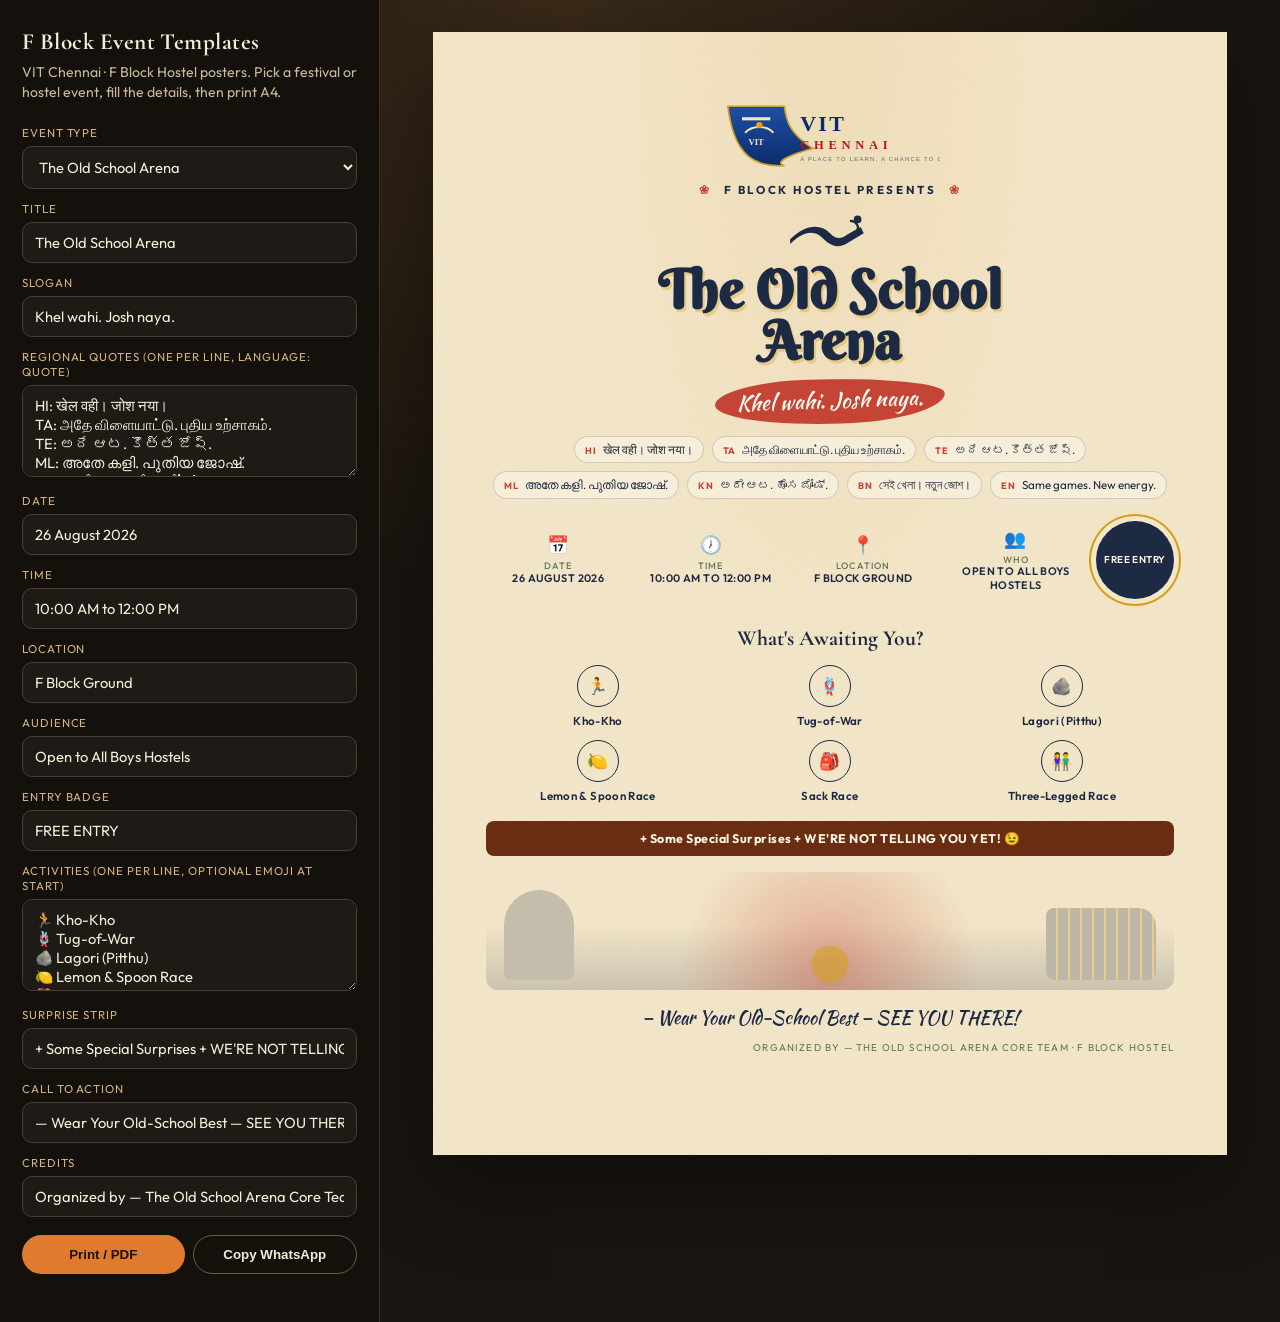
<file: fblock-events/poster.html>
<!DOCTYPE html>
<html lang="en">
<head>
  <meta charset="UTF-8">
  <meta name="viewport" content="width=device-width, initial-scale=1">
  <title>F Block Event Poster Builder</title>
  <link rel="preconnect" href="https://fonts.googleapis.com">
  <link href="https://fonts.googleapis.com/css2?family=Berkshire+Swash&family=Cormorant+Garamond:wght@600;700&family=Kaushan+Script&family=Noto+Sans+Bengali:wght@500&family=Noto+Sans+Devanagari:wght@500&family=Noto+Sans+Kannada:wght@500&family=Noto+Sans+Malayalam:wght@500&family=Noto+Sans+Tamil:wght@500&family=Noto+Sans+Telugu:wght@500&family=Outfit:wght@400;500;600;700&display=swap" rel="stylesheet">
  <link rel="stylesheet" href="poster.css">
</head>
<body>
  <div class="builder-app">
    <aside class="builder-panel">
      <h1>F Block Event Templates</h1>
      <p class="lede">VIT Chennai · F Block Hostel posters. Pick a festival or hostel event, fill the details, then print A4.</p>

      <label for="type">Event type</label>
      <select id="type"></select>

      <label for="title">Title</label>
      <input id="title" autocomplete="off">

      <label for="slogan">Slogan</label>
      <input id="slogan" autocomplete="off">

      <label for="vernacular">Regional quotes (one per line, Language: quote)</label>
      <textarea id="vernacular"></textarea>

      <label for="date">Date</label>
      <input id="date" autocomplete="off">

      <label for="time">Time</label>
      <input id="time" autocomplete="off">

      <label for="venue">Location</label>
      <input id="venue" autocomplete="off">

      <label for="audience">Audience</label>
      <input id="audience" autocomplete="off">

      <label for="entry">Entry badge</label>
      <input id="entry" autocomplete="off">

      <label for="activities">Activities (one per line, optional emoji at start)</label>
      <textarea id="activities"></textarea>

      <label for="surprise">Surprise strip</label>
      <input id="surprise" autocomplete="off">

      <label for="cta">Call to action</label>
      <input id="cta" autocomplete="off">

      <label for="organizer">Credits</label>
      <input id="organizer" autocomplete="off">

      <div class="builder-actions">
        <button type="button" id="print-btn">Print / PDF</button>
        <button type="button" class="ghost" id="wa-btn">Copy WhatsApp</button>
      </div>
    </aside>

    <main class="preview-wrap">
      <article class="poster theme-onam" id="poster">
        <header class="poster-header">
          <img class="vit-logo" src="assets/vit-chennai-lockup.svg" width="280" height="92" alt="VIT Chennai">
          <p class="presents"><span class="ornament">❀</span> F BLOCK HOSTEL PRESENTS <span class="ornament">❀</span></p>
        </header>
        <div class="hero">
          <div class="motif" aria-hidden="true"></div>
          <h1 class="title" id="p-title">The Old School Arena</h1>
          <p class="slogan"><span id="p-slogan">Khel wahi. Josh naya.</span></p>
          <div class="quotes" id="p-quotes"></div>
        </div>
        <ul class="logistics">
          <li><i>📅</i><b>Date</b><span id="p-date">26 August</span></li>
          <li><i>🕖</i><b>Time</b><span id="p-time">7:00 AM to 3:00 PM</span></li>
          <li><i>📍</i><b>Location</b><span id="p-venue">F Block Ground Floor</span></li>
          <li><i>👥</i><b>Who</b><span id="p-audience">F Block residents</span></li>
          <li class="badge" id="p-entry">FREE ENTRY</li>
        </ul>
        <section class="awaiting">
          <h2>What's Awaiting You?</h2>
          <ul class="acts" id="p-acts"></ul>
        </section>
        <p class="surprise" id="p-surprise">+ Some Special Surprises + WE'RE NOT TELLING YOU YET! 😉</p>
        <div class="scene" aria-hidden="true"></div>
        <p class="cta" id="p-cta">— Wear Your Onam Best — SEE YOU THERE!</p>
        <p class="credits" id="p-credits">Organized by — Onaverse Core Team · F Block Hostel</p>
      </article>
    </main>
  </div>
  <script src="poster.js"></script>
</body>
</html>
</file>
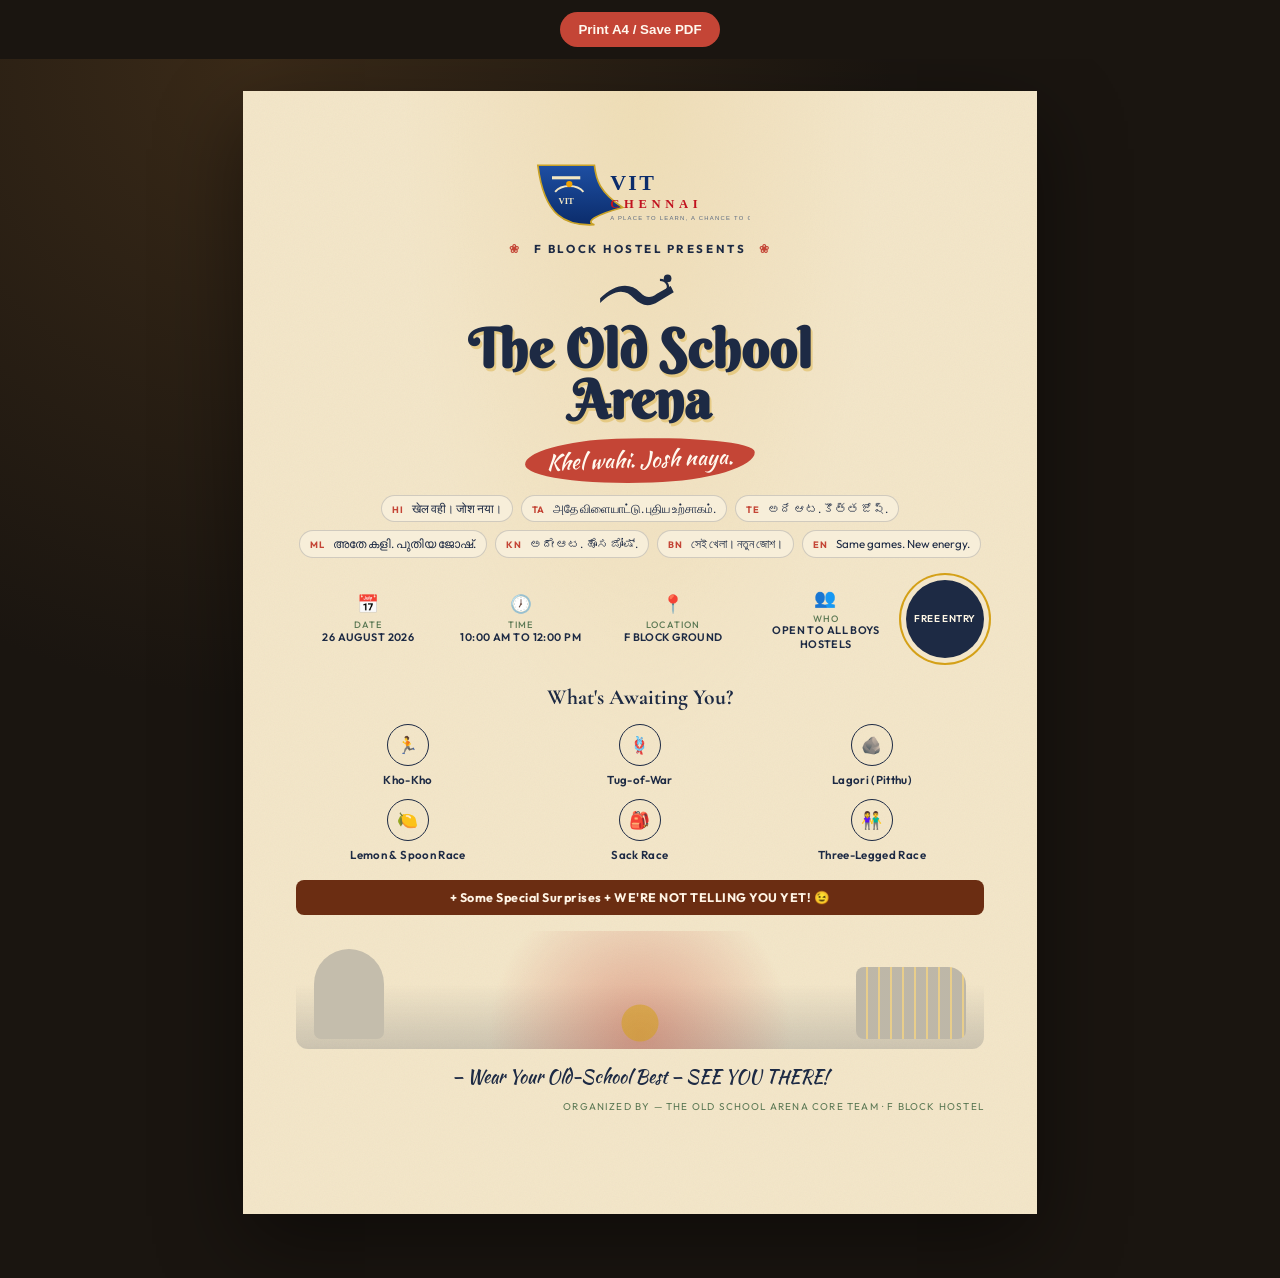
<file: fblock-events/generated/the-old-school-arena.html>
<!DOCTYPE html>
<html lang="en">
<head>
  <meta charset="UTF-8">
  <meta name="viewport" content="width=device-width, initial-scale=1">
  <title>The Old School Arena — F Block Hostel</title>
  <link rel="preconnect" href="https://fonts.googleapis.com">
  <link href="https://fonts.googleapis.com/css2?family=Berkshire+Swash&family=Cormorant+Garamond:wght@600;700&family=Kaushan+Script&family=Noto+Sans+Bengali:wght@500&family=Noto+Sans+Devanagari:wght@500&family=Noto+Sans+Kannada:wght@500&family=Noto+Sans+Malayalam:wght@500&family=Noto+Sans+Tamil:wght@500&family=Noto+Sans+Telugu:wght@500&family=Outfit:wght@400;500;600;700&display=swap" rel="stylesheet">
  <link rel="stylesheet" href="../poster.css">
  <style>
    body { background: #1a1510; }
    .preview-wrap { min-height: 100vh; }
    .print-bar {
      position: sticky; top: 0; z-index: 5;
      display: flex; justify-content: center; gap: 10px;
      padding: 12px;
    }
    .print-bar button {
      border: 0; border-radius: 999px; padding: 10px 18px;
      font-weight: 700; cursor: pointer; background: #c44536; color: #fff8ee;
    }
    @media print { .print-bar { display: none; } }
  </style>
</head>
<body>
  <div class="print-bar"><button type="button" onclick="window.print()">Print A4 / Save PDF</button></div>
  <main class="preview-wrap">
    <article class="poster theme-old-school-arena">
      <header class="poster-header">
        <img class="vit-logo" src="../assets/vit-chennai-lockup.svg" width="280" height="92" alt="VIT Chennai">
        <p class="presents"><span class="ornament">❀</span> F BLOCK HOSTEL PRESENTS <span class="ornament">❀</span></p>
      </header>
      <div class="hero">
        <div class="motif" aria-hidden="true"></div>
        <h1 class="title long">The Old School Arena</h1>
        <p class="slogan"><span>Khel wahi. Josh naya.</span></p>
        <div class="quotes">
          <span><b>HI</b> खेल वही। जोश नया।</span>
          <span><b>TA</b> அதே விளையாட்டு. புதிய உற்சாகம்.</span>
          <span><b>TE</b> అదే ఆట. కొత్త జోష్.</span>
          <span><b>ML</b> അതേ കളി. പുതിയ ജോഷ്.</span>
          <span><b>KN</b> ಅದೇ ಆಟ. ಹೊಸ ಜೋಷ್.</span>
          <span><b>BN</b> সেই খেলা। নতুন জোশ।</span>
          <span><b>EN</b> Same games. New energy.</span>
        </div>
      </div>
      <ul class="logistics">
        <li><i>📅</i><b>Date</b>26 August 2026</li>
        <li><i>🕖</i><b>Time</b>10:00 AM to 12:00 PM</li>
        <li><i>📍</i><b>Location</b>F Block Ground</li>
        <li><i>👥</i><b>Who</b>Open to All Boys Hostels</li>
        <li class="badge">FREE ENTRY</li>
      </ul>
      <section class="awaiting">
        <h2>What's Awaiting You?</h2>
        <ul class="acts">
          <li><div class="ico">🏃</div>Kho-Kho</li>
          <li><div class="ico">🪢</div>Tug-of-War</li>
          <li><div class="ico">🪨</div>Lagori (Pitthu)</li>
          <li><div class="ico">🍋</div>Lemon &amp; Spoon Race</li>
          <li><div class="ico">🎒</div>Sack Race</li>
          <li><div class="ico">👫</div>Three-Legged Race</li>
        </ul>
      </section>
      <p class="surprise">+ Some Special Surprises + WE'RE NOT TELLING YOU YET! 😉</p>
      <div class="scene" aria-hidden="true"></div>
      <p class="cta">— Wear Your Old-School Best — SEE YOU THERE!</p>
      <p class="credits">Organized by — The Old School Arena Core Team · F Block Hostel</p>
    </article>
  </main>
</body>
</html>
</file>
<file: fblock-events/poster.css>
:root {
  --paper: #F6E7C1;
  --ink: #1F4D2A;
  --accent: #E07A2F;
  --gold: #C9A227;
  --banner: #7A1F2B;
  --muted: color-mix(in srgb, var(--ink) 72%, var(--paper));
  --display: "Berkshire Swash", "Segoe Script", cursive;
  --serif: "Cormorant Garamond", Georgia, serif;
  --sans: "Outfit", "Segoe UI", sans-serif;
  --script: "Kaushan Script", cursive;
}

* { box-sizing: border-box; margin: 0; padding: 0; }

body {
  font-family: var(--sans);
  background: #1a1510;
  color: var(--ink);
}

.builder-app {
  display: grid;
  grid-template-columns: minmax(280px, 380px) 1fr;
  min-height: 100vh;
}

.builder-panel {
  background: #14110d;
  color: #f3ead8;
  padding: 28px 22px 48px;
  overflow: auto;
  border-right: 1px solid #3a3228;
}

.builder-panel h1 {
  font-family: var(--serif);
  font-size: 1.45rem;
  letter-spacing: 0.02em;
  margin-bottom: 6px;
}

.builder-panel .lede {
  color: #cbb99a;
  font-size: 0.88rem;
  line-height: 1.45;
  margin-bottom: 22px;
}

.builder-panel label {
  display: block;
  font-size: 0.72rem;
  letter-spacing: 0.08em;
  text-transform: uppercase;
  color: #d4b483;
  margin: 12px 0 6px;
}

.builder-panel input,
.builder-panel select,
.builder-panel textarea {
  width: 100%;
  background: #1e1a15;
  color: #f6edd9;
  border: 1px solid #4a3f32;
  border-radius: 10px;
  padding: 10px 12px;
  font: inherit;
  font-size: 0.92rem;
}

.builder-panel textarea { min-height: 92px; resize: vertical; }

.builder-actions {
  display: flex;
  flex-wrap: wrap;
  gap: 8px;
  margin-top: 18px;
}

.builder-actions button {
  flex: 1;
  min-width: 110px;
  border: 0;
  border-radius: 999px;
  padding: 11px 14px;
  font-weight: 600;
  cursor: pointer;
  background: #e07a2f;
  color: #1a1208;
}

.builder-actions button.ghost {
  background: transparent;
  color: #f3ead8;
  border: 1px solid #6b5a45;
}

.preview-wrap {
  display: grid;
  place-items: start center;
  padding: 32px 16px 64px;
  overflow: auto;
  background:
    radial-gradient(circle at 20% 0%, #3a2a18, transparent 40%),
    #1a1510;
}

.poster {
  width: min(210mm, 100%);
  min-height: 297mm;
  background: var(--paper);
  color: var(--ink);
  padding: 18mm 14mm 12mm;
  position: relative;
  overflow: hidden;
  box-shadow: 0 30px 80px rgba(0,0,0,0.45);
}

.poster::before {
  content: "";
  position: absolute;
  inset: 0;
  pointer-events: none;
  background:
    radial-gradient(ellipse at 50% 0%, color-mix(in srgb, var(--gold) 18%, transparent), transparent 42%),
    url("data:image/svg+xml,%3Csvg xmlns='http://www.w3.org/2000/svg' width='140' height='140'%3E%3Cfilter id='n'%3E%3CfeTurbulence type='fractalNoise' baseFrequency='.8' numOctaves='4' stitchTiles='stitch'/%3E%3C/filter%3E%3Crect width='100%25' height='100%25' filter='url(%23n)' opacity='.08'/%3E%3C/svg%3E");
  mix-blend-mode: multiply;
  opacity: 0.55;
}

.poster > * { position: relative; z-index: 1; }

.poster-header { text-align: center; }
.vit-logo {
  display: block;
  height: 72px;
  width: auto;
  margin: 0 auto 4px;
}
.vit-lockup {
  display: none;
  font-family: var(--serif);
  font-weight: 700;
  letter-spacing: 0.28em;
  font-size: 0.78rem;
  border: 1.5px solid var(--ink);
  padding: 8px 14px 7px;
  border-radius: 4px;
}
.vit-lockup span { color: var(--accent); }
.presents {
  margin-top: 10px;
  font-size: 0.72rem;
  letter-spacing: 0.22em;
  font-weight: 700;
}
.ornament { color: var(--accent); padding: 0 8px; }

.hero { text-align: center; margin-top: 10px; }
.motif {
  width: 92px;
  height: 54px;
  margin: 0 auto 4px;
  background: currentColor;
  -webkit-mask: url("data:image/svg+xml,%3Csvg xmlns='http://www.w3.org/2000/svg' viewBox='0 0 120 70'%3E%3Cpath fill='black' d='M8 42c18-18 38-22 52-8 8 8 14 8 22 2l18-10 4 8-20 12c-12 8-22 6-32-4-12-14-28-10-44 6z'/%3E%3Cpath d='M86 18c8 0 14 8 8 14' stroke='black' fill='none' stroke-width='3'/%3E%3Ccircle cx='96' cy='16' r='5'/%3E%3C/svg%3E") center / contain no-repeat;
          mask: url("data:image/svg+xml,%3Csvg xmlns='http://www.w3.org/2000/svg' viewBox='0 0 120 70'%3E%3Cpath fill='black' d='M8 42c18-18 38-22 52-8 8 8 14 8 22 2l18-10 4 8-20 12c-12 8-22 6-32-4-12-14-28-10-44 6z'/%3E%3Cpath d='M86 18c8 0 14 8 8 14' stroke='black' fill='none' stroke-width='3'/%3E%3Ccircle cx='96' cy='16' r='5'/%3E%3C/svg%3E") center / contain no-repeat;
}

.title {
  font-family: var(--display);
  font-size: clamp(2.4rem, 6.2vw, 4.2rem);
  line-height: 0.95;
  color: var(--ink);
  text-shadow: 2px 3px 0 color-mix(in srgb, var(--gold) 35%, transparent);
}
.title.long { font-size: clamp(2.1rem, 5.4vw, 3.35rem); max-width: 14ch; margin-inline: auto; }

.slogan {
  margin: 12px auto 0;
  max-width: 92%;
}
.slogan span {
  display: inline-block;
  font-family: var(--script);
  font-size: 1.35rem;
  color: #fff8ee;
  background: var(--accent);
  padding: 6px 22px 8px;
  transform: rotate(-2deg);
  border-radius: 40% 60% 45% 55% / 50% 40% 60% 50%;
}

.vernacular {
  margin-top: 12px;
  font-size: 0.95rem;
  color: var(--muted);
}
.quotes {
  display: flex;
  flex-wrap: wrap;
  justify-content: center;
  gap: 8px;
  margin-top: 12px;
}
.quotes span {
  font-size: 0.72rem;
  line-height: 1.35;
  padding: 5px 10px;
  border: 1px solid color-mix(in srgb, var(--ink) 18%, transparent);
  border-radius: 999px;
  background: color-mix(in srgb, var(--paper) 70%, white);
  color: var(--ink);
}
.quotes b {
  font-size: 0.58rem;
  letter-spacing: 0.1em;
  margin-right: 6px;
  color: var(--accent);
}

.logistics {
  list-style: none;
  display: grid;
  grid-template-columns: repeat(4, 1fr) auto;
  gap: 8px;
  margin-top: 22px;
  align-items: center;
}
.logistics li {
  text-align: center;
  font-size: 0.68rem;
  letter-spacing: 0.04em;
  text-transform: uppercase;
  font-weight: 600;
  line-height: 1.25;
}
.logistics i { display: block; font-style: normal; font-size: 1.1rem; margin-bottom: 4px; }
.logistics b { display: block; font-size: 0.58rem; color: var(--muted); font-weight: 500; letter-spacing: 0.12em; }
.badge {
  width: 78px;
  height: 78px;
  border-radius: 50%;
  background: var(--ink);
  color: #fff7e6 !important;
  display: grid !important;
  place-items: center;
  font-size: 0.62rem !important;
  letter-spacing: 0.06em;
  box-shadow: 0 0 0 5px var(--paper), 0 0 0 7px var(--gold);
  text-align: center;
  padding: 8px;
  line-height: 1.2;
}

.awaiting { margin-top: 26px; text-align: center; }
.awaiting h2 {
  font-family: var(--serif);
  font-size: 1.35rem;
  margin-bottom: 14px;
}
.acts {
  list-style: none;
  display: grid;
  grid-template-columns: repeat(3, 1fr);
  gap: 12px 8px;
}
.acts li {
  font-size: 0.72rem;
  font-weight: 600;
  letter-spacing: 0.03em;
}
.acts .ico {
  width: 42px;
  height: 42px;
  margin: 0 auto 6px;
  border: 1.6px solid var(--ink);
  border-radius: 50%;
  display: grid;
  place-items: center;
  font-size: 1.05rem;
}

.surprise {
  margin: 18px 0 0;
  background: var(--banner);
  color: #fff4e5;
  text-align: center;
  padding: 10px 12px;
  font-size: 0.78rem;
  font-weight: 700;
  letter-spacing: 0.04em;
  border-radius: 8px;
}

.scene {
  height: 118px;
  margin-top: 16px;
  border-radius: 12px;
  background:
    radial-gradient(circle at 50% 78%, color-mix(in srgb, var(--gold) 55%, transparent) 0 18px, transparent 19px),
    radial-gradient(circle at 50% 86%, color-mix(in srgb, var(--accent) 40%, transparent), transparent 42%),
    linear-gradient(to top, color-mix(in srgb, var(--ink) 18%, transparent), transparent 55%);
  position: relative;
  overflow: hidden;
}
.scene::before,
.scene::after {
  content: "";
  position: absolute;
  bottom: 10px;
  width: 70px;
  height: 90px;
  background: color-mix(in srgb, var(--ink) 22%, var(--paper));
  border-radius: 40px 40px 8px 8px;
}
.scene::before { left: 18px; }
.scene::after {
  right: 18px;
  width: 110px;
  height: 72px;
  border-radius: 8px 18px 8px 8px;
  background:
    repeating-linear-gradient(90deg, color-mix(in srgb, var(--ink) 25%, var(--paper)) 0 10px, color-mix(in srgb, var(--gold) 35%, var(--paper)) 10px 12px);
}

.cta {
  text-align: center;
  margin-top: 14px;
  font-family: var(--script);
  font-size: 1.15rem;
}
.credits {
  text-align: right;
  margin-top: 10px;
  font-size: 0.62rem;
  letter-spacing: 0.12em;
  text-transform: uppercase;
  color: var(--muted);
}

/* themes */
.theme-onam { --paper:#F6E7C1; --ink:#1F4D2A; --accent:#E07A2F; --gold:#C9A227; --banner:#7A1F2B; }
.theme-diwali { --paper:#1B1230; --ink:#F7E7C3; --accent:#F0A202; --gold:#E8C547; --banner:#8B1E3F; }
.theme-holi { --paper:#FFF7F0; --ink:#3B1F4A; --accent:#E8316B; --gold:#FFD23F; --banner:#1282A2; }
.theme-pongal { --paper:#F4E1C1; --ink:#6B2D12; --accent:#E09F3E; --gold:#F6C445; --banner:#2D6A4F; }
.theme-eid { --paper:#0F2A22; --ink:#F3E9C8; --accent:#D4AF37; --gold:#E8D48B; --banner:#1B4332; }
.theme-christmas { --paper:#F7F1E3; --ink:#1B4332; --accent:#C1121F; --gold:#D4A017; --banner:#1B4332; }
.theme-freshers { --paper:#F4F0E6; --ink:#1D3557; --accent:#E63946; --gold:#F4A261; --banner:#457B9D; }
.theme-farewell { --paper:#EDE4D3; --ink:#3D2B1F; --accent:#9C6644; --gold:#C9A227; --banner:#5C3A2E; }
.theme-hostel-day { --paper:#F6E7C1; --ink:#1F4D2A; --accent:#BC4749; --gold:#C9A227; --banner:#6A040F; }
.theme-sports { --paper:#F4F1EA; --ink:#1B1B1B; --accent:#E63946; --gold:#F4A261; --banner:#1D3557; }
.theme-old-school-arena { --paper:#F3E6C9; --ink:#1D2A44; --accent:#C44536; --gold:#D4A017; --banner:#6B2D12; }
.theme-tech { --paper:#0B1220; --ink:#E2E8F0; --accent:#22D3EE; --gold:#A78BFA; --banner:#1E293B; }
.theme-quiz { --paper:#F7F3E8; --ink:#24305E; --accent:#F76C6C; --gold:#F8E9A1; --banner:#374785; }
.theme-music { --paper:#1A1025; --ink:#FDE2E4; --accent:#FF7AA2; --gold:#F9C74F; --banner:#6D2E46; }
.theme-hostel-generic { --paper:#F6E7C1; --ink:#1F4D2A; --accent:#E07A2F; --gold:#C9A227; --banner:#7A1F2B; }

.theme-diwali::before,
.theme-eid::before,
.theme-tech::before,
.theme-music::before {
  mix-blend-mode: screen;
  opacity: 0.35;
  background:
    radial-gradient(circle at 15% 20%, color-mix(in srgb, var(--gold) 40%, transparent), transparent 18%),
    radial-gradient(circle at 80% 10%, color-mix(in srgb, var(--accent) 28%, transparent), transparent 16%);
}

@media (max-width: 980px) {
  .builder-app { grid-template-columns: 1fr; }
  .logistics { grid-template-columns: repeat(2, 1fr); }
  .badge { justify-self: center; }
  .acts { grid-template-columns: repeat(2, 1fr); }
  .quotes span { font-size: 0.66rem; }
}

@media print {
  body { background: white; }
  .builder-panel, .builder-actions { display: none !important; }
  .builder-app, .preview-wrap { display: block; padding: 0; background: white; }
  .poster {
    width: 210mm;
    min-height: 297mm;
    box-shadow: none;
    margin: 0;
  }
  @page { size: A4 portrait; margin: 0; }
}
</file>
